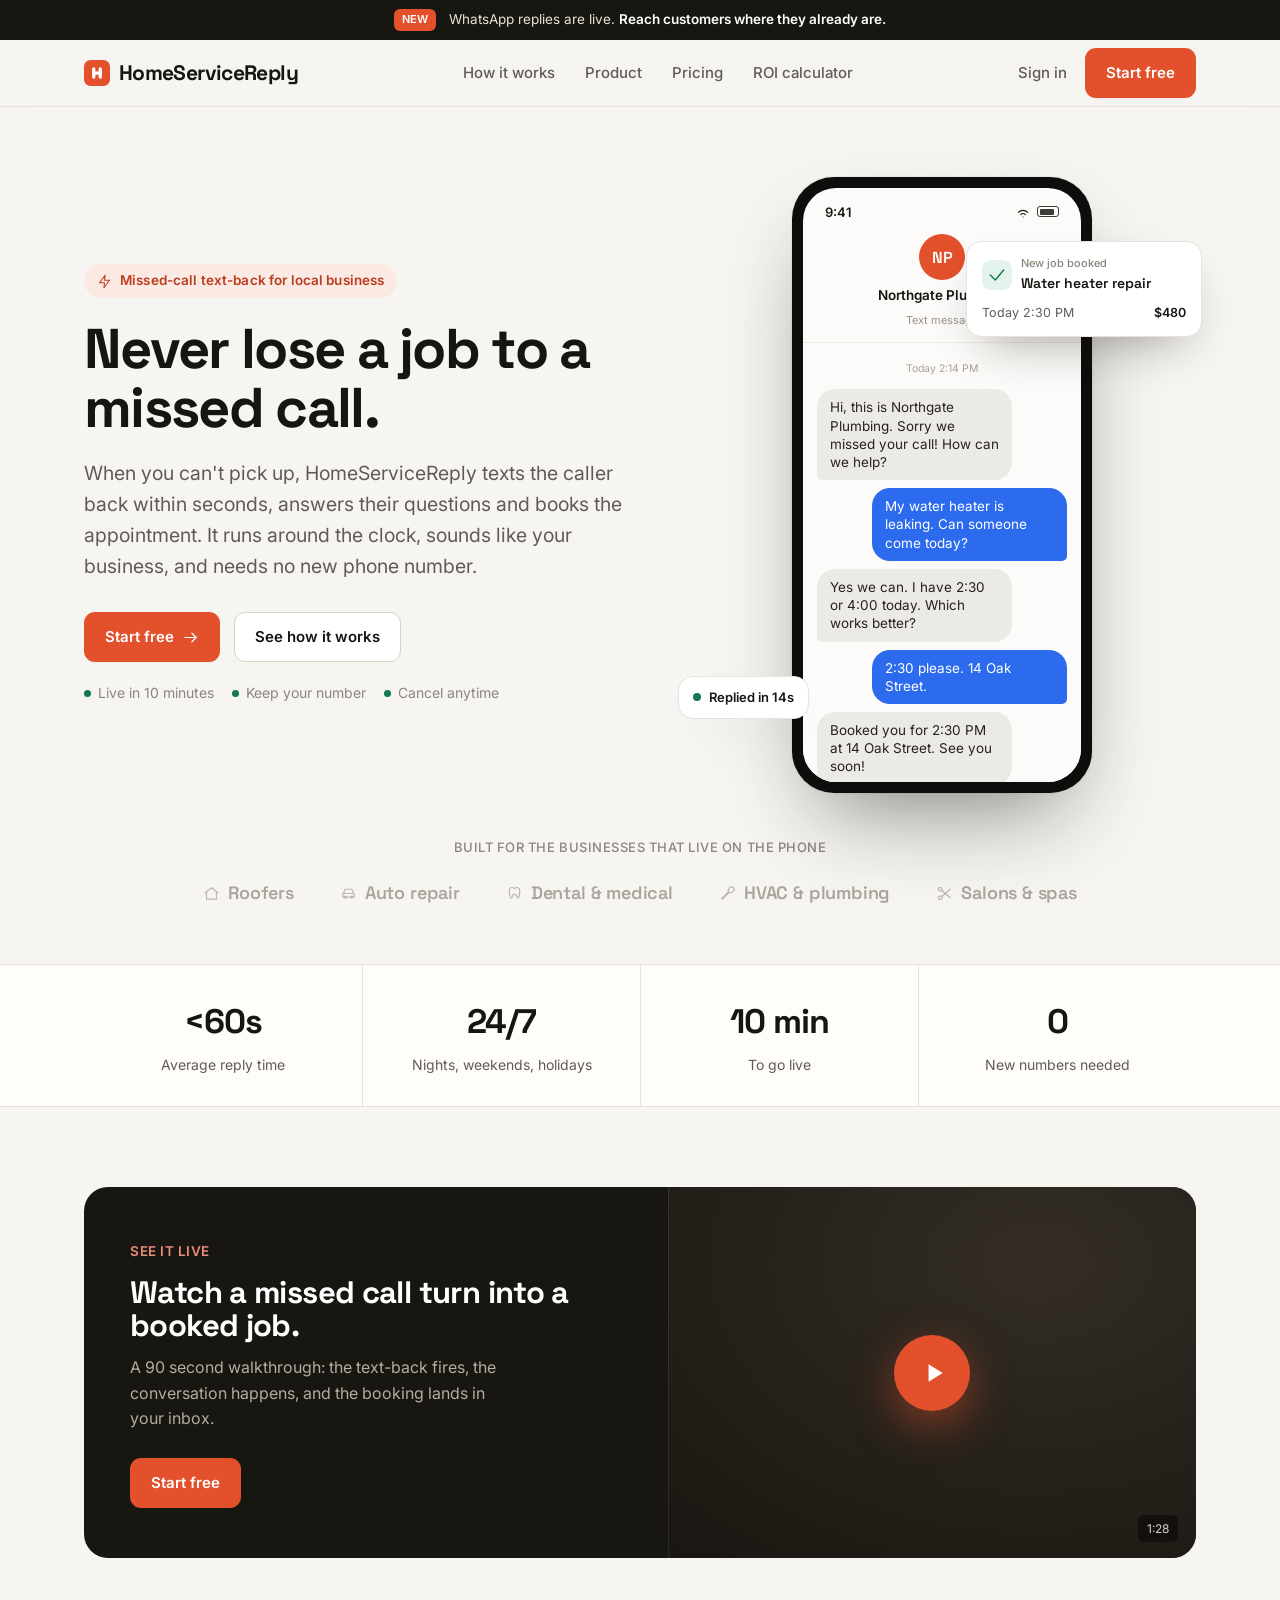
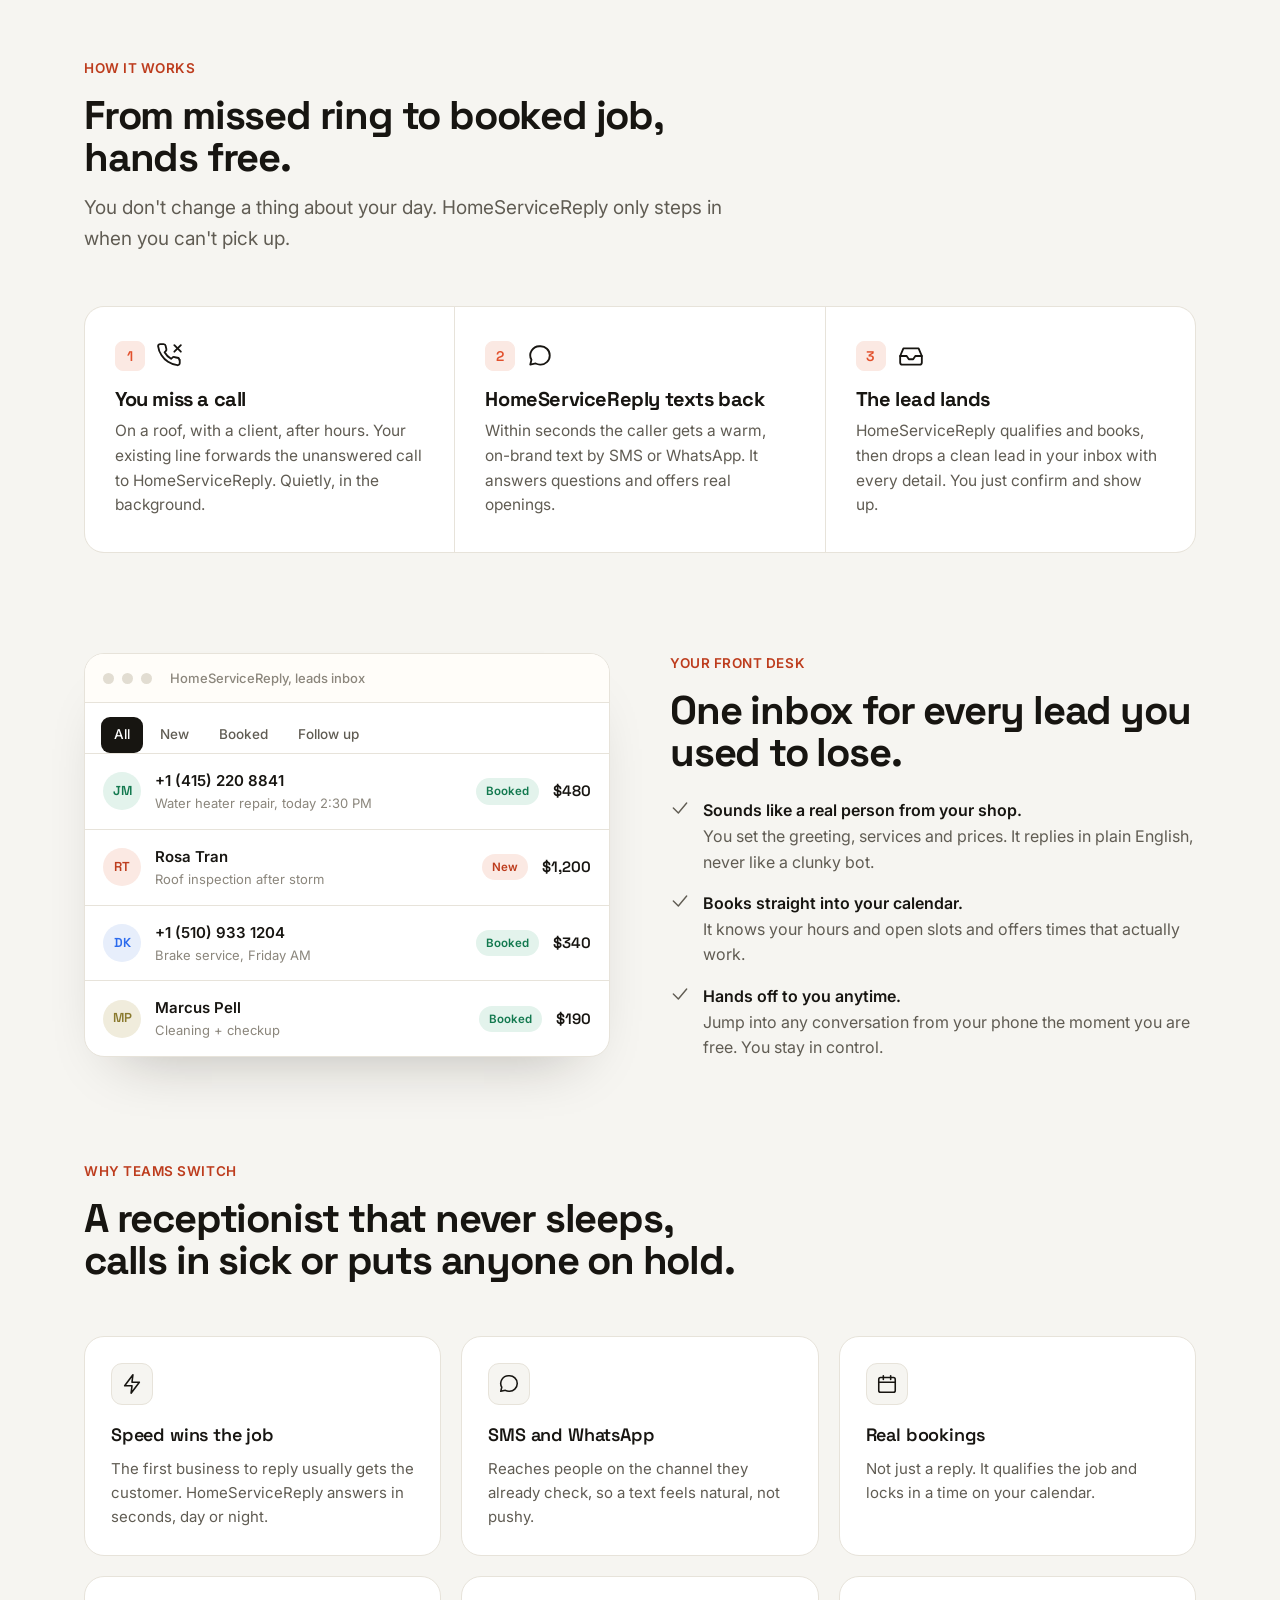
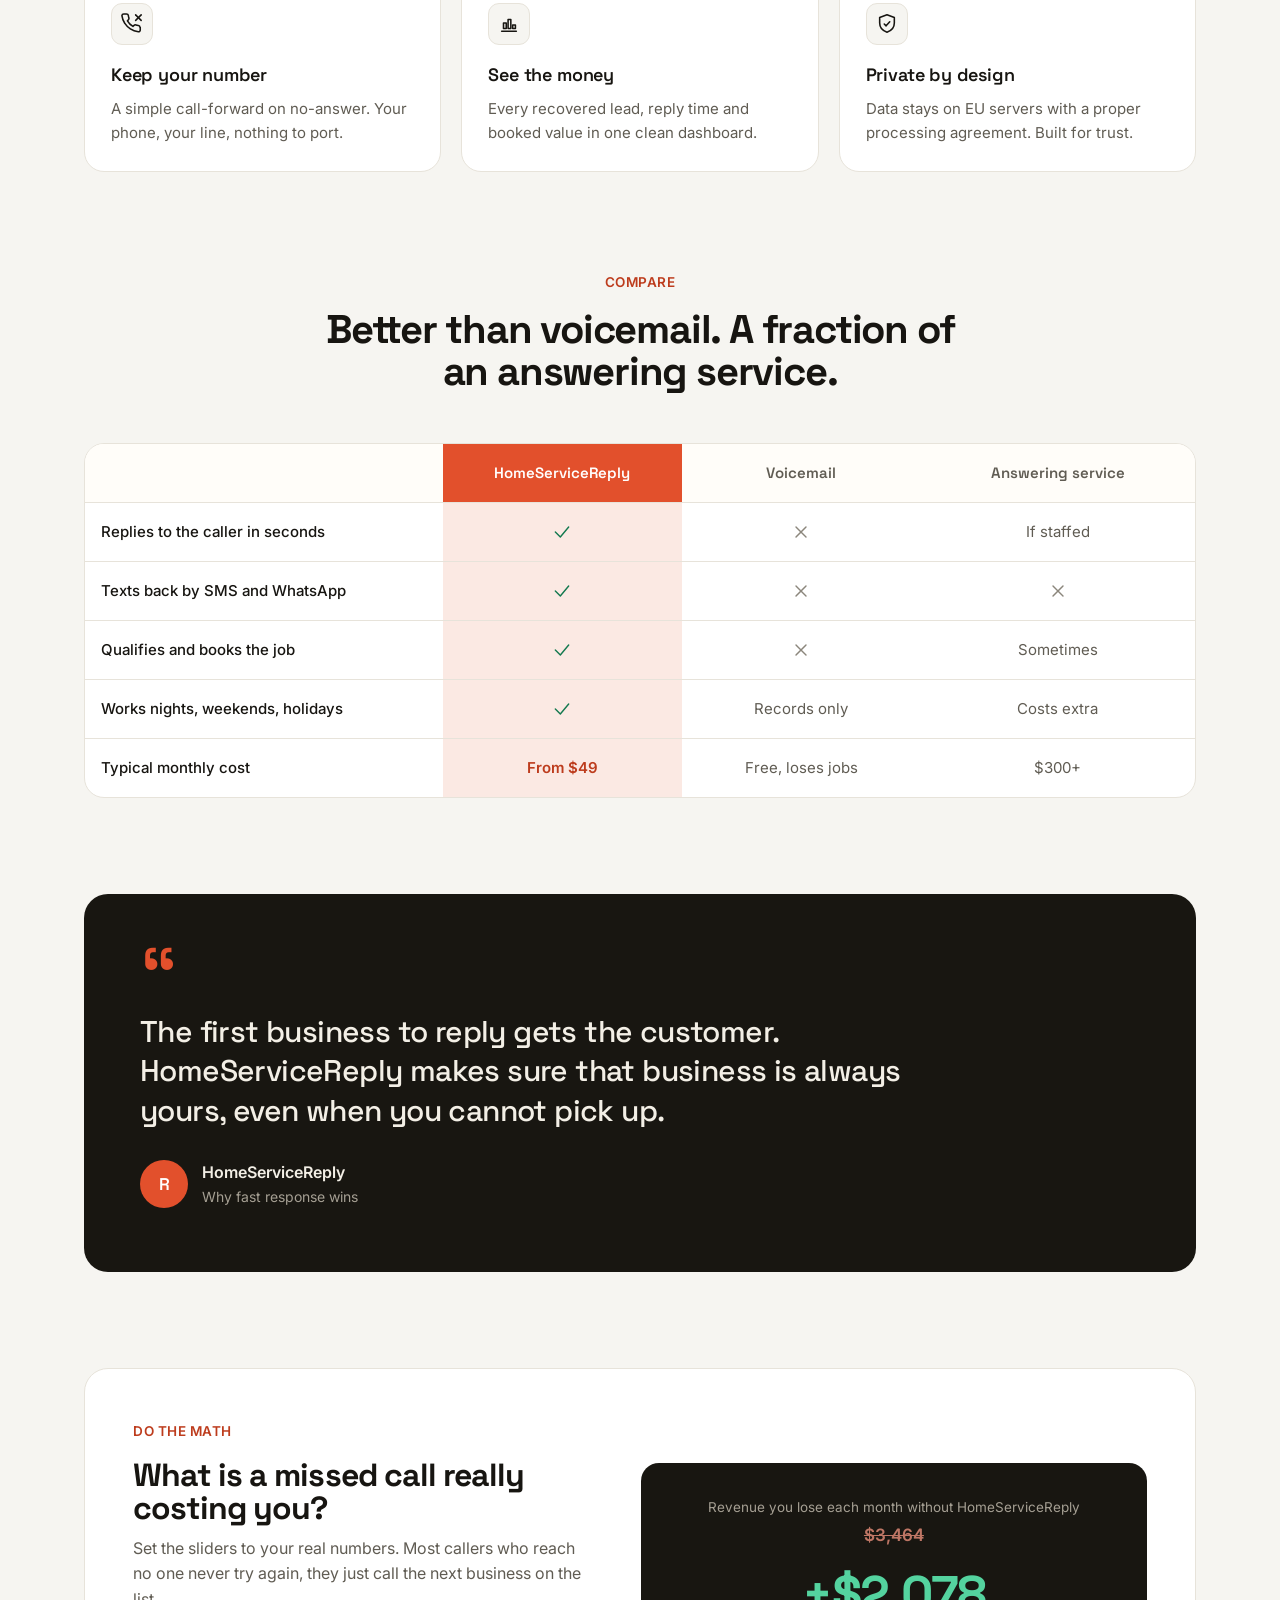
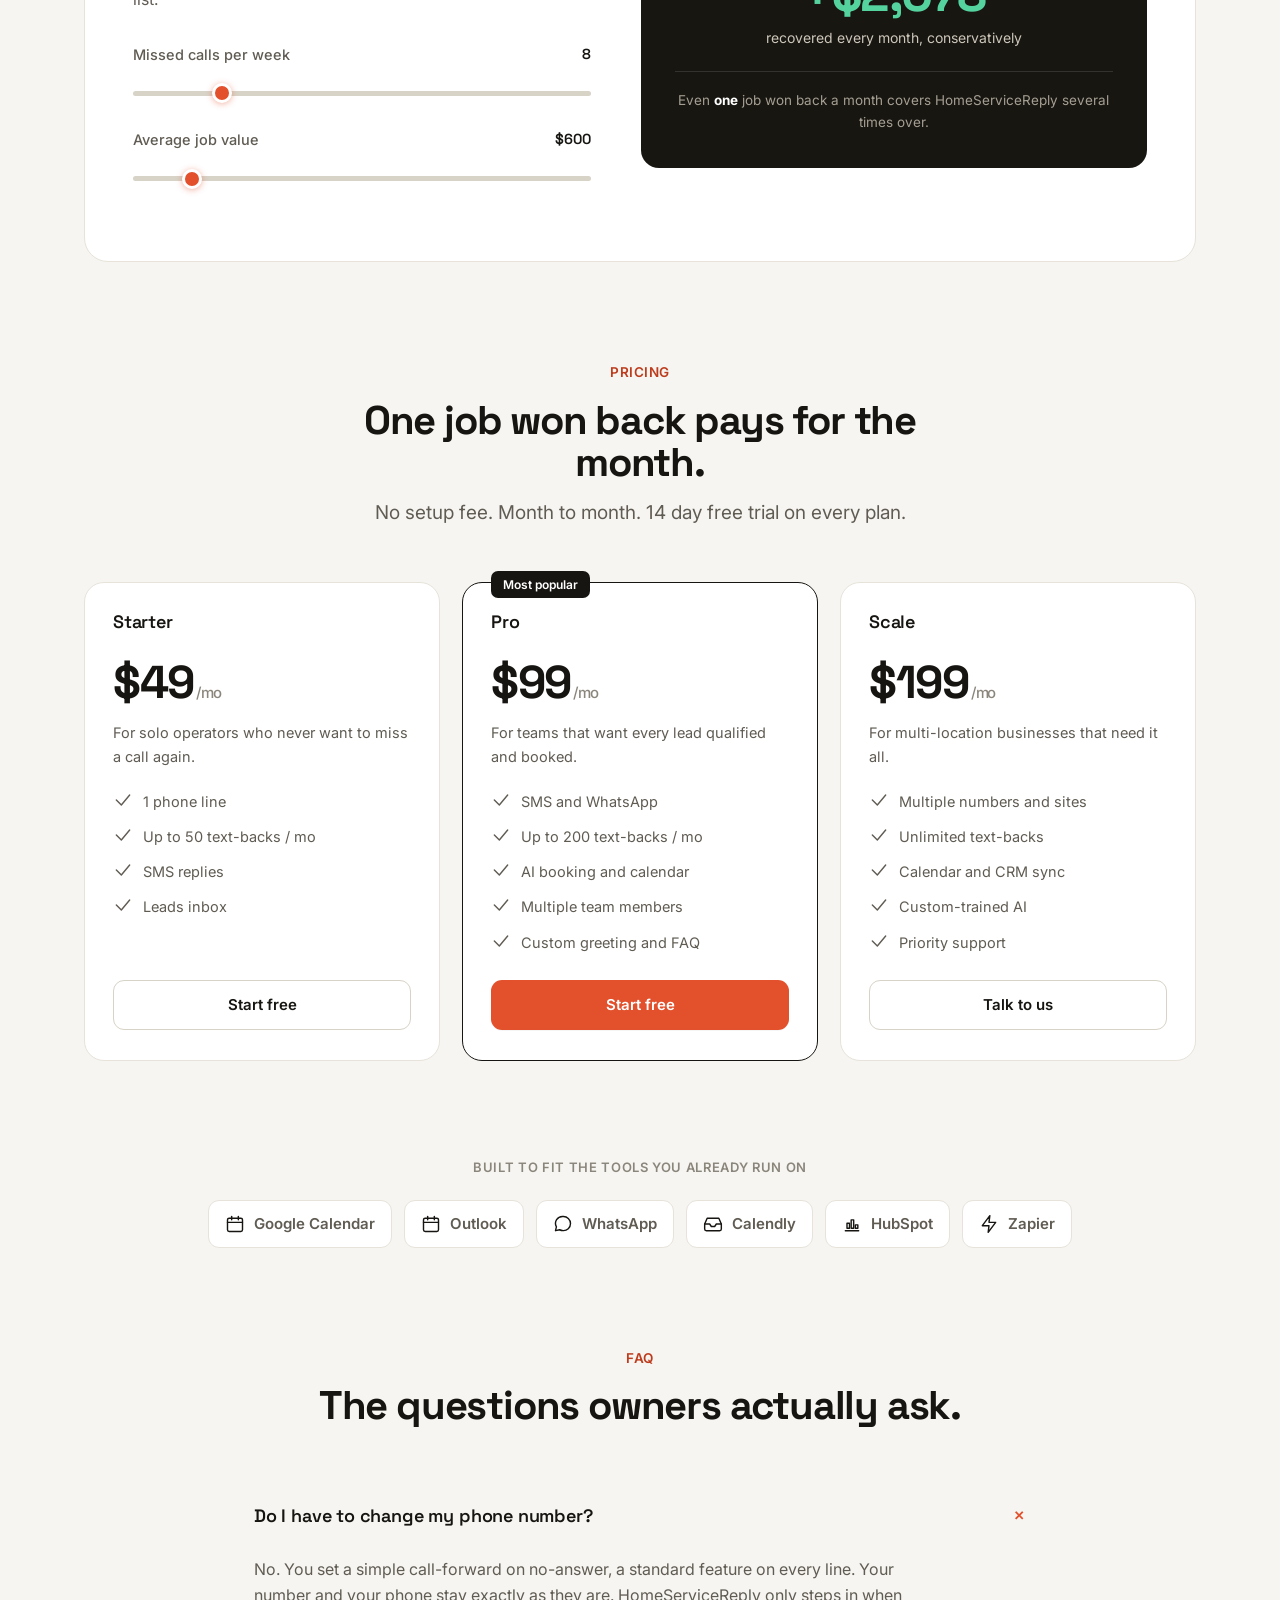
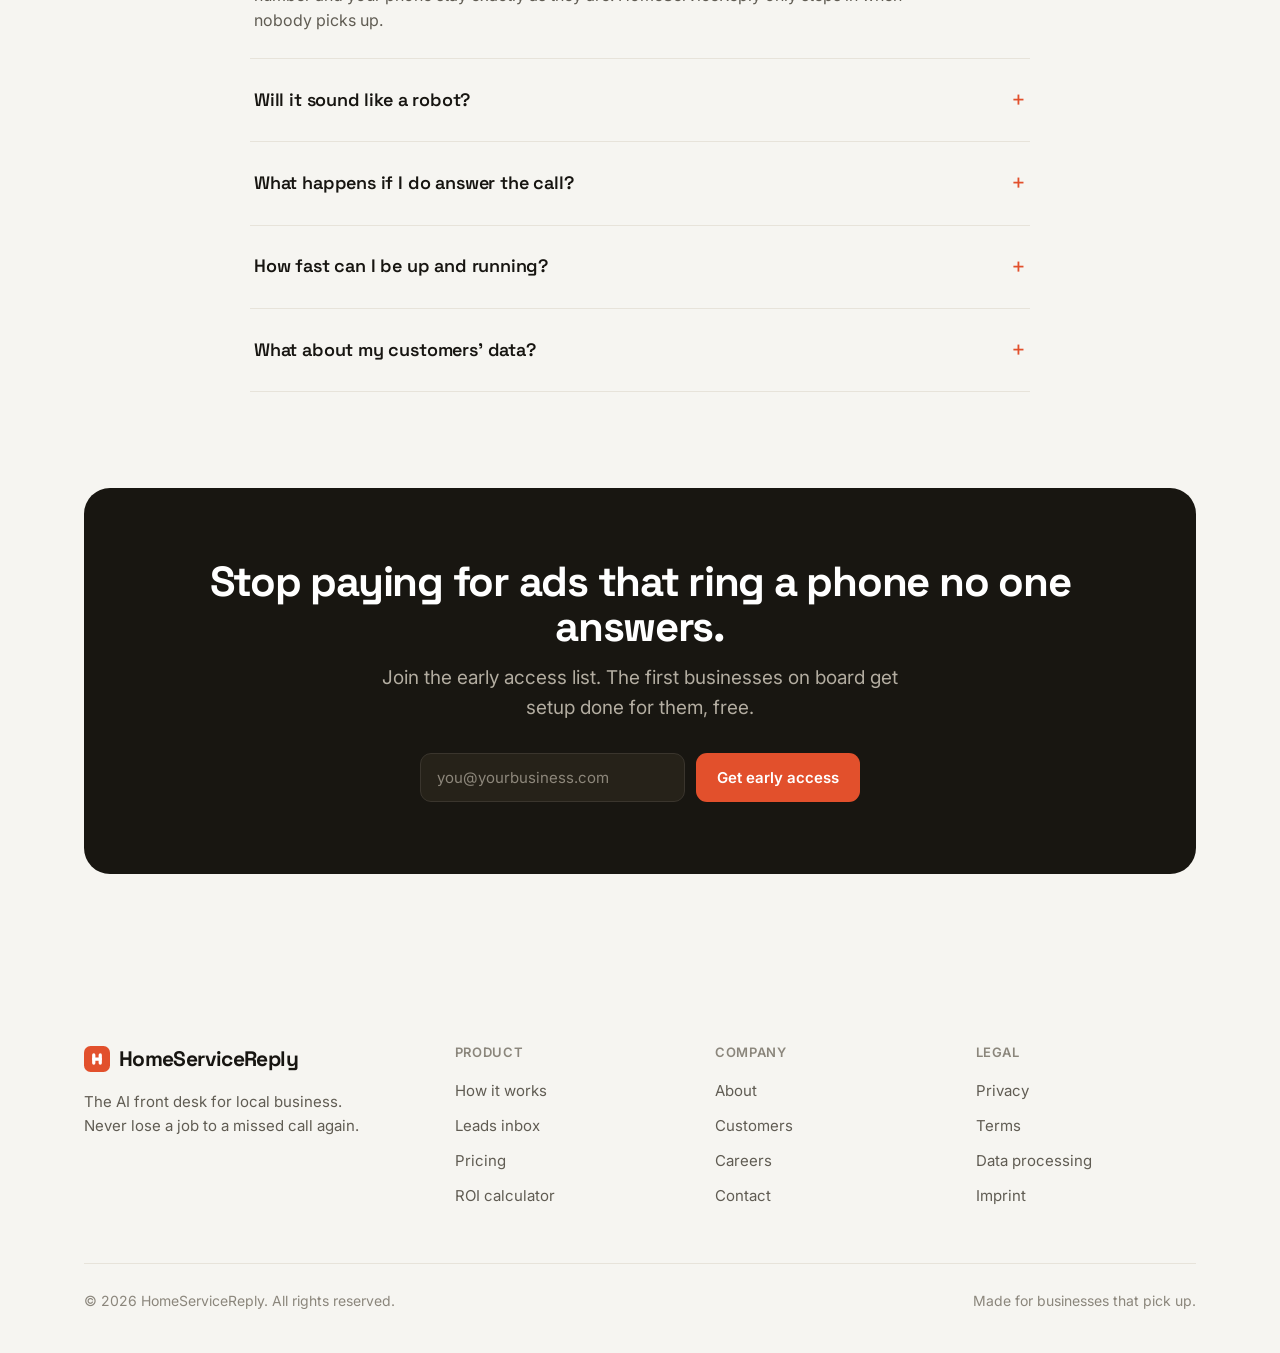
<file: index.html>
<!DOCTYPE html>
<html lang="en">
<head>
<meta charset="utf-8">
<meta name="viewport" content="width=device-width, initial-scale=1">
<link rel="icon" href="/favicon.svg" type="image/svg+xml">
<link rel="apple-touch-icon" href="/apple-touch-icon.png">
<meta name="theme-color" content="#e2502c">
<link rel="canonical" href="https://homeservicereply.com/">
<meta property="og:type" content="website">
<meta property="og:site_name" content="HomeServiceReply">
<meta property="og:url" content="https://homeservicereply.com/">
<meta property="og:title" content="Never lose a job to a missed call">
<meta property="og:description" content="When you can't pick up, HomeServiceReply texts the caller back in seconds, answers their questions, and books the job. No new phone number.">
<meta property="og:image" content="https://homeservicereply.com/og.png">
<meta property="og:image:width" content="1200">
<meta property="og:image:height" content="630">
<meta name="twitter:card" content="summary_large_image">
<meta name="twitter:title" content="Never lose a job to a missed call">
<meta name="twitter:description" content="HomeServiceReply texts your missed callers back in seconds and books the job.">
<meta name="twitter:image" content="https://homeservicereply.com/og.png">
<title>HomeServiceReply - Never lose a job to a missed call</title>
<meta name="description" content="When you can't pick up, HomeServiceReply texts the caller back in seconds, answers their questions and books the job. Works 24/7, sounds like your business, no new phone number.">
<link rel="preconnect" href="https://fonts.googleapis.com">
<link rel="preconnect" href="https://fonts.gstatic.com" crossorigin>
<link href="https://fonts.googleapis.com/css2?family=Inter:wght@400;500;600&family=Space+Grotesk:wght@500;600;700&display=swap" rel="stylesheet">
<style>
  :root{
    --paper:#f6f5f1; --surface:#fff; --raise:#fffdf9;
    --ink:#171511; --ink2:#605c53; --ink3:#8b867c;
    --line:#e7e3da; --line2:#d8d3c7;
    --accent:#e2502c; --accent-d:#bd3c1d; --accent-soft:#fbe9e3;
    --money:#13794f; --money-soft:#e3f3ec;
    --dark:#181611; --dark2:#211e18;
    --r:14px; --rl:20px;
    --disp:"Space Grotesk",-apple-system,Segoe UI,sans-serif;
    --sans:"Inter",-apple-system,BlinkMacSystemFont,Segoe UI,Roboto,sans-serif;
  }
  *{box-sizing:border-box;margin:0;padding:0}
  html{scroll-behavior:smooth}
  body{font-family:var(--sans);color:var(--ink);background:var(--paper);line-height:1.6;
    -webkit-font-smoothing:antialiased;font-size:17px}
  a{color:inherit;text-decoration:none}
  .wrap{max-width:1160px;margin:0 auto;padding:0 24px}
  h1,h2,h3,.disp{font-family:var(--disp);letter-spacing:-.02em;font-weight:700;line-height:1.05}
  .ico{width:20px;height:20px;stroke:currentColor;stroke-width:1.7;fill:none;stroke-linecap:round;stroke-linejoin:round;flex:none}

  .btn{display:inline-flex;align-items:center;gap:8px;font-family:var(--sans);font-weight:600;
    font-size:15px;padding:12px 20px;border-radius:11px;border:1px solid transparent;cursor:pointer;
    transition:transform .12s ease, background .12s, box-shadow .12s;white-space:nowrap}
  .btn.primary{background:var(--accent);color:#fff;box-shadow:0 1px 0 rgba(0,0,0,.04)}
  .btn.primary:hover{background:var(--accent-d);transform:translateY(-1px)}
  .btn.line{background:var(--surface);color:var(--ink);border-color:var(--line2)}
  .btn.line:hover{border-color:var(--ink3);transform:translateY(-1px)}
  .btn.ghost{background:transparent;color:var(--ink);padding-left:0}

  .anno{background:var(--dark);color:#e8e4da;font-size:13.5px;text-align:center;padding:9px 16px}
  .anno b{color:#fff;font-weight:600}
  .anno .tag{display:inline-block;background:var(--accent);color:#fff;font-size:11px;font-weight:600;
    padding:2px 8px;border-radius:6px;margin-right:9px;vertical-align:1px;letter-spacing:.02em}

  header.nav{position:sticky;top:0;z-index:60;background:rgba(246,245,241,.82);
    backdrop-filter:blur(12px);border-bottom:1px solid var(--line)}
  .nav .row{display:flex;align-items:center;justify-content:space-between;height:66px}
  .brand{display:flex;align-items:center;gap:9px;font-family:var(--disp);font-weight:700;font-size:21px;letter-spacing:-.03em}
  .brand .mk{width:26px;height:26px;background:url('/favicon.svg') center/contain no-repeat;flex:none}
  .menu{display:flex;align-items:center;gap:30px;font-size:15px;color:var(--ink2);font-weight:500}
  .menu a:hover{color:var(--ink)}
  .navcta{display:flex;align-items:center;gap:18px}
  .navcta .si{font-size:15px;font-weight:500;color:var(--ink2)}
  .navcta .si:hover{color:var(--ink)}
  @media(max-width:880px){.menu,.navcta .si{display:none}}

  .hero{padding:70px 0 30px}
  .hero .grid{display:grid;grid-template-columns:1.04fr .96fr;gap:54px;align-items:center}
  .eyebrow{display:inline-flex;align-items:center;gap:8px;font-size:13.5px;font-weight:600;color:var(--accent-d);
    background:var(--accent-soft);padding:6px 13px;border-radius:999px;letter-spacing:.01em}
  .hero h1{font-size:56px;margin:22px 0 20px;letter-spacing:-.03em}
  .hero .sub{font-size:19.5px;color:var(--ink2);max-width:540px;margin-bottom:30px}
  .hero .actions{display:flex;gap:14px;align-items:center;flex-wrap:wrap}
  .hero .micro{margin-top:20px;display:flex;gap:18px;flex-wrap:wrap;font-size:14px;color:var(--ink3)}
  .hero .micro span{display:flex;align-items:center;gap:7px}
  .dotok{width:7px;height:7px;border-radius:50%;background:var(--money)}
  @media(max-width:880px){.hero{padding:44px 0 10px}.hero .grid{grid-template-columns:1fr;gap:40px}.hero h1{font-size:40px}}

  .stage{position:relative;display:flex;justify-content:center;align-items:center;min-height:520px}
  .device{width:300px;background:#0e0d0b;border-radius:42px;padding:11px;box-shadow:0 40px 90px -30px rgba(24,20,12,.55), 0 0 0 1px rgba(0,0,0,.04)}
  .screen{background:#fcfbf9;border-radius:33px;overflow:hidden;height:594px;display:flex;flex-direction:column}
  .statusbar{display:flex;justify-content:space-between;align-items:center;padding:14px 22px 6px;font-size:13px;font-weight:600;color:#1c1a16}
  .statusbar .r{display:flex;gap:6px;align-items:center}
  .statusbar .bat{width:22px;height:11px;border:1.3px solid #1c1a16;border-radius:3px;position:relative;opacity:.85}
  .statusbar .bat::after{content:"";position:absolute;inset:1.5px;width:70%;background:#1c1a16;border-radius:1px}
  .msghead{display:flex;flex-direction:column;align-items:center;gap:5px;padding:6px 0 12px;border-bottom:1px solid #ececE6}
  .msghead .av{width:46px;height:46px;border-radius:50%;background:var(--accent);color:#fff;display:flex;
    align-items:center;justify-content:center;font-family:var(--disp);font-weight:600;font-size:16px}
  .msghead .nm{font-size:13.5px;font-weight:600}
  .msghead .st{font-size:11px;color:#9a958b}
  .thread{flex:1;padding:16px 14px;display:flex;flex-direction:column;gap:8px;overflow:hidden;background:#fcfbf9}
  .tstamp{align-self:center;font-size:10.5px;color:#a8a399;margin:2px 0 4px}
  .bub{max-width:78%;padding:9px 13px;font-size:13.5px;line-height:1.35;border-radius:18px}
  .bub.them{align-self:flex-start;background:#eceae4;color:#26231d;border-bottom-left-radius:5px}
  .bub.me{align-self:flex-end;background:#2c6bed;color:#fff;border-bottom-right-radius:5px}

  .float{position:absolute;background:var(--surface);border:1px solid var(--line);border-radius:15px;
    box-shadow:0 22px 50px -20px rgba(24,20,12,.4);padding:13px 15px;width:236px}
  .float.book{top:64px;right:-6px}
  .float .ft{display:flex;align-items:center;gap:9px;margin-bottom:8px}
  .float .ft .ic{width:30px;height:30px;border-radius:9px;background:var(--money-soft);color:var(--money);
    display:flex;align-items:center;justify-content:center;flex:none}
  .float .ft .lb{font-size:11px;color:var(--ink3);font-weight:500}
  .float .ft .vl{font-size:14px;font-weight:600;font-family:var(--disp)}
  .float .meta{font-size:12.5px;color:var(--ink2);display:flex;justify-content:space-between}
  .float .meta b{color:var(--ink);font-weight:600}
  .float.chip{bottom:74px;left:-10px;width:auto;display:flex;align-items:center;gap:8px;padding:10px 14px}
  .float.chip .p{width:8px;height:8px;border-radius:50%;background:var(--money);box-shadow:0 0 0 0 rgba(19,121,79,.5);animation:pulse 2s infinite}
  .float.chip span{font-size:13px;font-weight:600}
  @keyframes pulse{70%{box-shadow:0 0 0 9px rgba(19,121,79,0)}100%{box-shadow:0 0 0 0 rgba(19,121,79,0)}}
  @media(max-width:880px){.float.book{right:0}.float.chip{left:0}}

  .logos{padding:14px 0 56px}
  .logos p{text-align:center;font-size:13px;color:var(--ink3);font-weight:500;letter-spacing:.04em;text-transform:uppercase;margin-bottom:22px}
  .logos .strip{display:flex;flex-wrap:wrap;justify-content:center;gap:14px 46px;align-items:center}
  .logos .lg{font-family:var(--disp);font-weight:600;font-size:18px;color:#aaa49a;letter-spacing:-.01em;
    display:flex;align-items:center;gap:8px}
  .logos .lg .ico{width:17px;height:17px;stroke:#bdb7ac}

  .stats{border-top:1px solid var(--line);border-bottom:1px solid var(--line);background:var(--raise)}
  .stats .g{display:grid;grid-template-columns:repeat(4,1fr)}
  .stats .it{padding:30px 24px;text-align:center;border-left:1px solid var(--line)}
  .stats .it:first-child{border-left:0}
  .stats .n{font-family:var(--disp);font-size:34px;font-weight:700;letter-spacing:-.03em}
  .stats .l{font-size:14px;color:var(--ink2);margin-top:4px}
  @media(max-width:760px){.stats .g{grid-template-columns:repeat(2,1fr)}.stats .it:nth-child(3){border-left:0}.stats .it:nth-child(odd){border-left:0}.stats .it{border-top:1px solid var(--line)}.stats .it:nth-child(-n+2){border-top:0}}

  section{padding:96px 0}
  .lead-in{max-width:660px}
  .kicker{font-size:13.5px;font-weight:600;color:var(--accent-d);letter-spacing:.04em;text-transform:uppercase}
  h2.h{font-size:40px;margin:14px 0 14px;letter-spacing:-.03em}
  .lede{font-size:19px;color:var(--ink2)}

  .steps{display:grid;grid-template-columns:repeat(3,1fr);gap:1px;background:var(--line);
    border:1px solid var(--line);border-radius:var(--rl);overflow:hidden;margin-top:52px}
  .stp{background:var(--surface);padding:34px 30px}
  .stp .top{display:flex;align-items:center;gap:12px;margin-bottom:18px}
  .stp .num{font-family:var(--disp);font-size:14px;font-weight:600;color:var(--accent);
    width:30px;height:30px;border:1.5px solid var(--accent-soft);background:var(--accent-soft);border-radius:8px;
    display:flex;align-items:center;justify-content:center}
  .stp .ic{color:var(--ink)}
  .stp h3{font-size:20px;margin-bottom:9px}
  .stp p{color:var(--ink2);font-size:15.5px}
  @media(max-width:820px){.steps{grid-template-columns:1fr}}

  .feat{display:grid;grid-template-columns:1fr 1fr;gap:60px;align-items:center}
  .feat .copy ul{list-style:none;margin-top:24px;display:flex;flex-direction:column;gap:16px}
  .feat .copy li{display:flex;gap:13px;font-size:16px;color:var(--ink2)}
  .feat .copy li .ic{color:var(--accent);margin-top:3px}
  .feat .copy li b{color:var(--ink);font-weight:600;display:block;font-size:16px}
  @media(max-width:880px){.feat{grid-template-columns:1fr;gap:36px}}

  .panel{background:var(--surface);border:1px solid var(--line);border-radius:var(--rl);
    box-shadow:0 30px 60px -36px rgba(24,20,12,.32);overflow:hidden}
  .panel .bar{display:flex;align-items:center;gap:8px;padding:14px 18px;border-bottom:1px solid var(--line);background:var(--raise)}
  .panel .bar .d{width:11px;height:11px;border-radius:50%;background:#e2ddd2}
  .panel .bar .t{margin-left:10px;font-size:13px;color:var(--ink3);font-weight:500}
  .panel .tabs{display:flex;gap:4px;padding:14px 16px 0}
  .panel .tabs span{font-size:13.5px;font-weight:500;color:var(--ink2);padding:7px 13px;border-radius:9px}
  .panel .tabs span.on{background:var(--ink);color:#fff}
  .lead-row{display:flex;align-items:center;gap:14px;padding:15px 18px;border-top:1px solid var(--line)}
  .lead-row .av{width:38px;height:38px;border-radius:50%;display:flex;align-items:center;justify-content:center;
    font-family:var(--disp);font-weight:600;font-size:13px;flex:none}
  .lead-row .who{flex:1;min-width:0}
  .lead-row .who .nm{font-weight:600;font-size:15px}
  .lead-row .who .sv{font-size:13px;color:var(--ink3)}
  .lead-row .val{font-family:var(--disp);font-weight:600;font-size:15px}
  .pill{font-size:11.5px;font-weight:600;padding:4px 10px;border-radius:999px}
  .pill.booked{background:var(--money-soft);color:var(--money)}
  .pill.new{background:var(--accent-soft);color:var(--accent-d)}
  .av.a1{background:#e7eefb;color:#2c6bed}.av.a2{background:#fbe9e3;color:var(--accent-d)}
  .av.a3{background:#e3f3ec;color:var(--money)}.av.a4{background:#f0ecdc;color:#8a7a2e}

  .bento{display:grid;grid-template-columns:repeat(3,1fr);gap:20px;margin-top:54px}
  .card{background:var(--surface);border:1px solid var(--line);border-radius:var(--rl);padding:26px}
  .card .ic{width:42px;height:42px;border-radius:11px;background:var(--paper);border:1px solid var(--line);
    display:flex;align-items:center;justify-content:center;color:var(--ink);margin-bottom:16px}
  .card h4{font-size:18px;margin-bottom:7px;font-family:var(--disp);font-weight:600;letter-spacing:-.01em}
  .card p{font-size:15px;color:var(--ink2)}
  @media(max-width:820px){.bento{grid-template-columns:1fr}}

  .quote{background:var(--dark);color:#f3efe6;border-radius:24px;padding:64px 56px;position:relative}
  .quote .mark{font-family:var(--disp);font-size:90px;line-height:.5;color:var(--accent);height:40px;display:block}
  .quote blockquote{font-family:var(--disp);font-weight:500;font-size:30px;line-height:1.32;letter-spacing:-.02em;max-width:840px;margin:14px 0 30px}
  .quote .by{display:flex;align-items:center;gap:14px}
  .quote .by .av{width:48px;height:48px;border-radius:50%;background:var(--accent);color:#fff;
    display:flex;align-items:center;justify-content:center;font-family:var(--disp);font-weight:600}
  .quote .by .nm{font-weight:600;font-size:16px}
  .quote .by .rl{font-size:14px;color:#a59f93}
  @media(max-width:820px){.quote{padding:40px 28px}.quote blockquote{font-size:23px}}

  .roi{display:grid;grid-template-columns:.95fr 1.05fr;gap:50px;align-items:center;
    background:var(--surface);border:1px solid var(--line);border-radius:24px;padding:48px}
  .roi h2{font-size:32px;margin-bottom:10px}
  .roi .rs{color:var(--ink2);font-size:16px;margin-bottom:30px}
  .ctrl{margin-bottom:24px}
  .ctrl .lab{display:flex;justify-content:space-between;font-size:14.5px;font-weight:500;color:var(--ink2);margin-bottom:11px}
  .ctrl .lab b{font-family:var(--disp);font-weight:600;color:var(--ink)}
  .ctrl input[type=range]{-webkit-appearance:none;appearance:none;width:100%;height:5px;border-radius:5px;background:var(--line2);outline:none}
  .ctrl input[type=range]::-webkit-slider-thumb{-webkit-appearance:none;width:20px;height:20px;border-radius:50%;
    background:var(--accent);cursor:pointer;border:3px solid #fff;box-shadow:0 1px 6px rgba(226,80,44,.45)}
  .out{background:var(--dark);color:#fff;border-radius:18px;padding:34px;text-align:center}
  .out .sm{font-size:13.5px;color:#a59f93}
  .out .lost{font-size:17px;color:#e88e7a;font-weight:600;text-decoration:line-through;opacity:.8;margin:3px 0 20px}
  .out .big{font-family:var(--disp);font-size:50px;font-weight:700;color:#54d39f;letter-spacing:-.03em;line-height:1}
  .out .bl{font-size:14px;color:#cdc7bb;margin-top:8px}
  .out .nb{margin-top:22px;padding-top:18px;border-top:1px solid rgba(255,255,255,.12);font-size:13.5px;color:#a59f93}
  .out .nb b{color:#fff}
  @media(max-width:820px){.roi{grid-template-columns:1fr;padding:30px;gap:28px}}

  .prices{display:grid;grid-template-columns:repeat(3,1fr);gap:22px;margin-top:54px;align-items:stretch}
  .price{background:var(--surface);border:1px solid var(--line);border-radius:var(--rl);padding:30px 28px;display:flex;flex-direction:column}
  .price.pop{border:1.5px solid var(--ink);position:relative}
  .price .badge{position:absolute;top:-12px;left:28px;background:var(--ink);color:#fff;font-size:12px;font-weight:600;padding:4px 12px;border-radius:7px}
  .price h3{font-family:var(--disp);font-size:18px;font-weight:600;letter-spacing:-.01em}
  .price .amt{font-family:var(--disp);font-size:46px;font-weight:700;letter-spacing:-.03em;margin:14px 0 2px}
  .price .amt small{font-family:var(--sans);font-size:15px;font-weight:500;color:var(--ink3)}
  .price .ds{font-size:14.5px;color:var(--ink2);margin-bottom:22px;min-height:42px}
  .price ul{list-style:none;display:flex;flex-direction:column;gap:12px;margin-bottom:26px;flex:1}
  .price li{display:flex;gap:10px;font-size:14.5px;color:var(--ink2)}
  .price li .ic{width:18px;height:18px;color:var(--money);margin-top:2px}
  @media(max-width:820px){.prices{grid-template-columns:1fr}}

  .faq{max-width:780px;margin:48px auto 0}
  details{border-bottom:1px solid var(--line)}
  summary{cursor:pointer;list-style:none;display:flex;justify-content:space-between;align-items:center;gap:16px;
    padding:22px 4px;font-size:18px;font-weight:600;font-family:var(--disp);letter-spacing:-.01em}
  summary::-webkit-details-marker{display:none}
  summary .pm{color:var(--accent);font-size:24px;font-weight:400;transition:transform .2s}
  details[open] summary .pm{transform:rotate(45deg)}
  details p{padding:0 4px 24px;color:var(--ink2);font-size:16px;max-width:680px}

  .cta-final{background:var(--dark);color:#fff;border-radius:26px;padding:72px 40px;text-align:center;position:relative;overflow:hidden}
  .cta-final h2{font-size:42px;margin-bottom:14px;letter-spacing:-.03em}
  .cta-final p{color:#b3ada1;font-size:19px;max-width:560px;margin:0 auto 30px}
  .signup{display:flex;gap:11px;max-width:440px;margin:0 auto;flex-wrap:wrap;justify-content:center}
  .signup input{flex:1;min-width:230px;padding:14px 16px;border-radius:11px;border:1px solid #3a352d;
    background:#262219;color:#fff;font-size:15px;font-family:var(--sans);outline:none}
  .signup input::placeholder{color:#8d877b}
  .signup input:focus{border-color:var(--accent)}
  .okmsg{display:none;color:#54d39f;font-weight:600;margin-top:18px}

  footer{padding:72px 0 40px}
  .foot{display:grid;grid-template-columns:1.5fr 1fr 1fr 1fr;gap:40px;padding-bottom:44px;border-bottom:1px solid var(--line)}
  .foot .col h5{font-size:13px;text-transform:uppercase;letter-spacing:.05em;color:var(--ink3);margin-bottom:16px;font-weight:600}
  .foot .col a{display:block;font-size:15px;color:var(--ink2);margin-bottom:11px}
  .foot .col a:hover{color:var(--ink)}
  .foot .about p{font-size:15px;color:var(--ink2);margin:14px 0;max-width:280px}
  .foot-bot{display:flex;justify-content:space-between;align-items:center;padding-top:26px;font-size:14px;color:var(--ink3);flex-wrap:wrap;gap:12px}
  @media(max-width:760px){.foot{grid-template-columns:1fr 1fr}.foot .about{grid-column:1/-1}}

  .demo{background:var(--dark);border-radius:24px;overflow:hidden;display:grid;grid-template-columns:1.05fr .95fr;align-items:stretch}
  .demo .txt{padding:50px 46px}
  .demo .txt .kicker{color:#e88e7a}
  .demo .txt h2{font-size:31px;color:#fff;margin:12px 0 14px;letter-spacing:-.02em}
  .demo .txt p{color:#b3ada1;font-size:16px;margin-bottom:26px;max-width:380px}
  .demo .poster{position:relative;min-height:300px;background:radial-gradient(120% 120% at 70% 20%,#332d25,#16140f);display:flex;align-items:center;justify-content:center;border-left:1px solid rgba(255,255,255,.06)}
  .demo .play{width:76px;height:76px;border-radius:50%;background:var(--accent);display:flex;align-items:center;justify-content:center;cursor:pointer;box-shadow:0 14px 44px rgba(226,80,44,.5);transition:transform .15s}
  .demo .play:hover{transform:scale(1.06)}
  .demo .play svg{width:26px;height:26px;fill:#fff;stroke:none;margin-left:4px}
  .demo .dur{position:absolute;bottom:16px;right:18px;font-size:12px;color:#d8d2c6;background:rgba(0,0,0,.45);padding:4px 9px;border-radius:6px}
  @media(max-width:820px){.demo{grid-template-columns:1fr}.demo .poster{min-height:200px}.demo .txt{padding:34px 28px}}

  .compare{margin-top:50px;border:1px solid var(--line);border-radius:var(--rl);overflow:hidden;background:var(--surface)}
  .crow{display:grid;grid-template-columns:1.5fr 1fr 1fr 1.15fr}
  .crow>div{padding:17px 16px;border-top:1px solid var(--line);font-size:15px;display:flex;align-items:center;justify-content:center;text-align:center;color:var(--ink2);gap:7px}
  .crow>div:first-child{justify-content:flex-start;text-align:left;color:var(--ink);font-weight:500}
  .crow.head>div{border-top:0;font-family:var(--disp);font-weight:600;color:var(--ink2);background:var(--raise);font-size:15px}
  .crow .me{background:var(--accent-soft);color:var(--accent-d);font-weight:600}
  .crow.head .me{background:var(--accent);color:#fff}
  .cyes{color:var(--money)}.cno{color:var(--ink3)}
  @media(max-width:760px){.crow{grid-template-columns:1.3fr .85fr .8fr 1fr}.crow>div{padding:11px 6px;font-size:11.5px}}

  .integ{text-align:center}
  .integ p{font-size:13px;color:var(--ink3);text-transform:uppercase;letter-spacing:.05em;font-weight:600;margin-bottom:22px}
  .integ .chips{display:flex;flex-wrap:wrap;justify-content:center;gap:12px}
  .chip2{display:flex;align-items:center;gap:9px;border:1px solid var(--line);background:var(--surface);border-radius:11px;padding:11px 16px;font-weight:600;font-size:15px;color:var(--ink2)}
  .chip2 .ico{color:var(--ink)}
</style>
</head>
<body>

<div class="anno"><span class="tag">NEW</span> WhatsApp replies are live. <b>Reach customers where they already are.</b></div>

<header class="nav"><div class="wrap"><div class="row">
  <div class="brand"><span class="mk"></span>HomeServiceReply</div>
  <nav class="menu">
    <a href="#how">How it works</a>
    <a href="#product">Product</a>
    <a href="#pricing">Pricing</a>
    <a href="#roi">ROI calculator</a>
  </nav>
  <div class="navcta">
    <a href="#start" class="si">Sign in</a>
    <a href="#start" class="btn primary">Start free</a>
  </div>
</div></div></header>

<section class="hero"><div class="wrap"><div class="grid">
  <div>
    <span class="eyebrow"><svg class="ico" viewBox="0 0 24 24" style="width:15px;height:15px"><use href="#i-bolt"/></svg> Missed-call text-back for local business</span>
    <h1>Never lose a job to a missed call.</h1>
    <p class="sub">When you can't pick up, HomeServiceReply texts the caller back within seconds, answers their questions and books the appointment. It runs around the clock, sounds like your business, and needs no new phone number.</p>
    <div class="actions">
      <a href="#start" class="btn primary">Start free<svg class="ico" viewBox="0 0 24 24" style="width:17px;height:17px"><use href="#i-arrow"/></svg></a>
      <a href="#how" class="btn line">See how it works</a>
    </div>
    <div class="micro">
      <span><span class="dotok"></span> Live in 10 minutes</span>
      <span><span class="dotok"></span> Keep your number</span>
      <span><span class="dotok"></span> Cancel anytime</span>
    </div>
  </div>
  <div class="stage">
    <div class="device"><div class="screen">
      <div class="statusbar"><span>9:41</span><div class="r"><svg class="ico" viewBox="0 0 24 24" style="width:16px;height:16px;stroke:#1c1a16"><use href="#i-wifi"/></svg><span class="bat"></span></div></div>
      <div class="msghead"><div class="av">NP</div><div class="nm">Northgate Plumbing</div><div class="st">Text message</div></div>
      <div class="thread">
        <div class="tstamp">Today 2:14 PM</div>
        <div class="bub them">Hi, this is Northgate Plumbing. Sorry we missed your call! How can we help?</div>
        <div class="bub me">My water heater is leaking. Can someone come today?</div>
        <div class="bub them">Yes we can. I have 2:30 or 4:00 today. Which works better?</div>
        <div class="bub me">2:30 please. 14 Oak Street.</div>
        <div class="bub them">Booked you for 2:30 PM at 14 Oak Street. See you soon!</div>
      </div>
    </div></div>
    <div class="float book">
      <div class="ft"><div class="ic"><svg class="ico" viewBox="0 0 24 24"><use href="#i-check"/></svg></div>
        <div><div class="lb">New job booked</div><div class="vl">Water heater repair</div></div></div>
      <div class="meta"><span>Today 2:30 PM</span><b>$480</b></div>
    </div>
    <div class="float chip"><span class="p"></span><span>Replied in 14s</span></div>
  </div>
</div></div></section>

<div class="logos"><div class="wrap">
  <p>Built for the businesses that live on the phone</p>
  <div class="strip">
    <span class="lg"><svg class="ico" viewBox="0 0 24 24"><use href="#i-home"/></svg>Roofers</span>
    <span class="lg"><svg class="ico" viewBox="0 0 24 24"><use href="#i-car"/></svg>Auto repair</span>
    <span class="lg"><svg class="ico" viewBox="0 0 24 24"><use href="#i-tooth"/></svg>Dental &amp; medical</span>
    <span class="lg"><svg class="ico" viewBox="0 0 24 24"><use href="#i-wrench"/></svg>HVAC &amp; plumbing</span>
    <span class="lg"><svg class="ico" viewBox="0 0 24 24"><use href="#i-scissors"/></svg>Salons &amp; spas</span>
  </div>
</div></div>

<div class="stats"><div class="wrap"><div class="g">
  <div class="it"><div class="n">&lt;60s</div><div class="l">Average reply time</div></div>
  <div class="it"><div class="n">24/7</div><div class="l">Nights, weekends, holidays</div></div>
  <div class="it"><div class="n">10 min</div><div class="l">To go live</div></div>
  <div class="it"><div class="n">0</div><div class="l">New numbers needed</div></div>
</div></div></div>

<section style="padding:80px 0 0"><div class="wrap">
  <div class="demo">
    <div class="txt">
      <span class="kicker">See it live</span>
      <h2>Watch a missed call turn into a booked job.</h2>
      <p>A 90 second walkthrough: the text-back fires, the conversation happens, and the booking lands in your inbox.</p>
      <a href="#start" class="btn primary">Start free</a>
    </div>
    <div class="poster">
      <div class="play" onclick="document.getElementById('start').scrollIntoView()"><svg viewBox="0 0 24 24"><polygon points="7 4 20 12 7 20"/></svg></div>
      <span class="dur">1:28</span>
    </div>
  </div>
</div></section>

<section id="how"><div class="wrap">
  <div class="lead-in">
    <span class="kicker">How it works</span>
    <h2 class="h">From missed ring to booked job, hands free.</h2>
    <p class="lede">You don't change a thing about your day. HomeServiceReply only steps in when you can't pick up.</p>
  </div>
  <div class="steps">
    <div class="stp">
      <div class="top"><span class="num">1</span><svg class="ico" viewBox="0 0 24 24" style="width:26px;height:26px"><use href="#i-phone-off"/></svg></div>
      <h3>You miss a call</h3>
      <p>On a roof, with a client, after hours. Your existing line forwards the unanswered call to HomeServiceReply. Quietly, in the background.</p>
    </div>
    <div class="stp">
      <div class="top"><span class="num">2</span><svg class="ico" viewBox="0 0 24 24" style="width:26px;height:26px"><use href="#i-chat"/></svg></div>
      <h3>HomeServiceReply texts back</h3>
      <p>Within seconds the caller gets a warm, on-brand text by SMS or WhatsApp. It answers questions and offers real openings.</p>
    </div>
    <div class="stp">
      <div class="top"><span class="num">3</span><svg class="ico" viewBox="0 0 24 24" style="width:26px;height:26px"><use href="#i-inbox"/></svg></div>
      <h3>The lead lands</h3>
      <p>HomeServiceReply qualifies and books, then drops a clean lead in your inbox with every detail. You just confirm and show up.</p>
    </div>
  </div>
</div></section>

<section id="product" style="padding-top:0"><div class="wrap">
  <div class="feat">
    <div class="visual">
      <div class="panel">
        <div class="bar"><span class="d"></span><span class="d"></span><span class="d"></span><span class="t">HomeServiceReply, leads inbox</span></div>
        <div class="tabs"><span class="on">All</span><span>New</span><span>Booked</span><span>Follow up</span></div>
        <div class="lead-row"><div class="av a3">JM</div><div class="who"><div class="nm">+1 (415) 220 8841</div><div class="sv">Water heater repair, today 2:30 PM</div></div><span class="pill booked">Booked</span><div class="val">$480</div></div>
        <div class="lead-row"><div class="av a2">RT</div><div class="who"><div class="nm">Rosa Tran</div><div class="sv">Roof inspection after storm</div></div><span class="pill new">New</span><div class="val">$1,200</div></div>
        <div class="lead-row"><div class="av a1">DK</div><div class="who"><div class="nm">+1 (510) 933 1204</div><div class="sv">Brake service, Friday AM</div></div><span class="pill booked">Booked</span><div class="val">$340</div></div>
        <div class="lead-row"><div class="av a4">MP</div><div class="who"><div class="nm">Marcus Pell</div><div class="sv">Cleaning + checkup</div></div><span class="pill booked">Booked</span><div class="val">$190</div></div>
      </div>
    </div>
    <div class="copy">
      <span class="kicker">Your front desk</span>
      <h2 class="h">One inbox for every lead you used to lose.</h2>
      <ul>
        <li><svg class="ico" viewBox="0 0 24 24"><use href="#i-check"/></svg><span><b>Sounds like a real person from your shop.</b>You set the greeting, services and prices. It replies in plain English, never like a clunky bot.</span></li>
        <li><svg class="ico" viewBox="0 0 24 24"><use href="#i-check"/></svg><span><b>Books straight into your calendar.</b>It knows your hours and open slots and offers times that actually work.</span></li>
        <li><svg class="ico" viewBox="0 0 24 24"><use href="#i-check"/></svg><span><b>Hands off to you anytime.</b>Jump into any conversation from your phone the moment you are free. You stay in control.</span></li>
      </ul>
    </div>
  </div>
</div></section>

<section style="padding-top:0"><div class="wrap">
  <div class="lead-in">
    <span class="kicker">Why teams switch</span>
    <h2 class="h">A receptionist that never sleeps, calls in sick or puts anyone on hold.</h2>
  </div>
  <div class="bento">
    <div class="card"><div class="ic"><svg class="ico" viewBox="0 0 24 24" style="width:22px;height:22px"><use href="#i-bolt"/></svg></div><h4>Speed wins the job</h4><p>The first business to reply usually gets the customer. HomeServiceReply answers in seconds, day or night.</p></div>
    <div class="card"><div class="ic"><svg class="ico" viewBox="0 0 24 24" style="width:22px;height:22px"><use href="#i-chat"/></svg></div><h4>SMS and WhatsApp</h4><p>Reaches people on the channel they already check, so a text feels natural, not pushy.</p></div>
    <div class="card"><div class="ic"><svg class="ico" viewBox="0 0 24 24" style="width:22px;height:22px"><use href="#i-calendar"/></svg></div><h4>Real bookings</h4><p>Not just a reply. It qualifies the job and locks in a time on your calendar.</p></div>
    <div class="card"><div class="ic"><svg class="ico" viewBox="0 0 24 24" style="width:22px;height:22px"><use href="#i-phone-off"/></svg></div><h4>Keep your number</h4><p>A simple call-forward on no-answer. Your phone, your line, nothing to port.</p></div>
    <div class="card"><div class="ic"><svg class="ico" viewBox="0 0 24 24" style="width:22px;height:22px"><use href="#i-chart"/></svg></div><h4>See the money</h4><p>Every recovered lead, reply time and booked value in one clean dashboard.</p></div>
    <div class="card"><div class="ic"><svg class="ico" viewBox="0 0 24 24" style="width:22px;height:22px"><use href="#i-shield"/></svg></div><h4>Private by design</h4><p>Data stays on EU servers with a proper processing agreement. Built for trust.</p></div>
  </div>
</div></section>

<section style="padding-top:0"><div class="wrap">
  <div class="lead-in" style="margin:0 auto;text-align:center">
    <span class="kicker">Compare</span>
    <h2 class="h">Better than voicemail. A fraction of an answering service.</h2>
  </div>
  <div class="compare">
    <div class="crow head"><div></div><div class="me">HomeServiceReply</div><div>Voicemail</div><div>Answering service</div></div>
    <div class="crow"><div>Replies to the caller in seconds</div><div class="me"><svg class="ico cyes" viewBox="0 0 24 24"><use href="#i-check"/></svg></div><div><svg class="ico cno" viewBox="0 0 24 24"><use href="#i-x"/></svg></div><div>If staffed</div></div>
    <div class="crow"><div>Texts back by SMS and WhatsApp</div><div class="me"><svg class="ico cyes" viewBox="0 0 24 24"><use href="#i-check"/></svg></div><div><svg class="ico cno" viewBox="0 0 24 24"><use href="#i-x"/></svg></div><div><svg class="ico cno" viewBox="0 0 24 24"><use href="#i-x"/></svg></div></div>
    <div class="crow"><div>Qualifies and books the job</div><div class="me"><svg class="ico cyes" viewBox="0 0 24 24"><use href="#i-check"/></svg></div><div><svg class="ico cno" viewBox="0 0 24 24"><use href="#i-x"/></svg></div><div>Sometimes</div></div>
    <div class="crow"><div>Works nights, weekends, holidays</div><div class="me"><svg class="ico cyes" viewBox="0 0 24 24"><use href="#i-check"/></svg></div><div>Records only</div><div>Costs extra</div></div>
    <div class="crow"><div>Typical monthly cost</div><div class="me">From $49</div><div>Free, loses jobs</div><div>$300+</div></div>
  </div>
</div></section>

<section style="padding-top:0"><div class="wrap">
  <div class="quote">
    <span class="mark">&ldquo;</span>
    <blockquote>The first business to reply gets the customer. HomeServiceReply makes sure that business is always yours, even when you cannot pick up.</blockquote>
    <div class="by"><div class="av">R</div><div><div class="nm">HomeServiceReply</div><div class="rl">Why fast response wins</div></div></div>
  </div>
</div></section>

<section id="roi" style="padding-top:0"><div class="wrap">
  <div class="roi">
    <div>
      <span class="kicker">Do the math</span>
      <h2 class="h">What is a missed call really costing you?</h2>
      <p class="rs">Set the sliders to your real numbers. Most callers who reach no one never try again, they just call the next business on the list.</p>
      <div class="ctrl"><div class="lab">Missed calls per week <b id="v1">8</b></div><input id="calls" type="range" min="1" max="40" value="8"></div>
      <div class="ctrl"><div class="lab">Average job value <b id="v2">$600</b></div><input id="value" type="range" min="50" max="5000" step="50" value="600"></div>
    </div>
    <div class="out">
      <div class="sm">Revenue you lose each month without HomeServiceReply</div>
      <div class="lost" id="lost">$3,464</div>
      <div class="big" id="recover">+$2,078</div>
      <div class="bl">recovered every month, conservatively</div>
      <div class="nb">Even <b>one</b> job won back a month covers HomeServiceReply several times over.</div>
    </div>
  </div>
</div></section>

<section id="pricing" style="padding-top:0"><div class="wrap">
  <div class="lead-in" style="margin:0 auto;text-align:center">
    <span class="kicker">Pricing</span>
    <h2 class="h">One job won back pays for the month.</h2>
    <p class="lede">No setup fee. Month to month. 14 day free trial on every plan.</p>
  </div>
  <div class="prices">
    <div class="price">
      <h3>Starter</h3>
      <div class="amt">$49<small> /mo</small></div>
      <div class="ds">For solo operators who never want to miss a call again.</div>
      <ul>
        <li><svg class="ico" viewBox="0 0 24 24"><use href="#i-check"/></svg>1 phone line</li>
        <li><svg class="ico" viewBox="0 0 24 24"><use href="#i-check"/></svg>Up to 50 text-backs / mo</li>
        <li><svg class="ico" viewBox="0 0 24 24"><use href="#i-check"/></svg>SMS replies</li>
        <li><svg class="ico" viewBox="0 0 24 24"><use href="#i-check"/></svg>Leads inbox</li>
      </ul>
      <a href="#start" class="btn line" style="justify-content:center">Start free</a>
    </div>
    <div class="price pop">
      <span class="badge">Most popular</span>
      <h3>Pro</h3>
      <div class="amt">$99<small> /mo</small></div>
      <div class="ds">For teams that want every lead qualified and booked.</div>
      <ul>
        <li><svg class="ico" viewBox="0 0 24 24"><use href="#i-check"/></svg>SMS and WhatsApp</li>
        <li><svg class="ico" viewBox="0 0 24 24"><use href="#i-check"/></svg>Up to 200 text-backs / mo</li>
        <li><svg class="ico" viewBox="0 0 24 24"><use href="#i-check"/></svg>AI booking and calendar</li>
        <li><svg class="ico" viewBox="0 0 24 24"><use href="#i-check"/></svg>Multiple team members</li>
        <li><svg class="ico" viewBox="0 0 24 24"><use href="#i-check"/></svg>Custom greeting and FAQ</li>
      </ul>
      <a href="#start" class="btn primary" style="justify-content:center">Start free</a>
    </div>
    <div class="price">
      <h3>Scale</h3>
      <div class="amt">$199<small> /mo</small></div>
      <div class="ds">For multi-location businesses that need it all.</div>
      <ul>
        <li><svg class="ico" viewBox="0 0 24 24"><use href="#i-check"/></svg>Multiple numbers and sites</li>
        <li><svg class="ico" viewBox="0 0 24 24"><use href="#i-check"/></svg>Unlimited text-backs</li>
        <li><svg class="ico" viewBox="0 0 24 24"><use href="#i-check"/></svg>Calendar and CRM sync</li>
        <li><svg class="ico" viewBox="0 0 24 24"><use href="#i-check"/></svg>Custom-trained AI</li>
        <li><svg class="ico" viewBox="0 0 24 24"><use href="#i-check"/></svg>Priority support</li>
      </ul>
      <a href="#start" class="btn line" style="justify-content:center">Talk to us</a>
    </div>
  </div>
</div></section>

<section style="padding-top:0"><div class="wrap"><div class="integ">
  <p>Built to fit the tools you already run on</p>
  <div class="chips">
    <span class="chip2"><svg class="ico" viewBox="0 0 24 24"><use href="#i-calendar"/></svg>Google Calendar</span>
    <span class="chip2"><svg class="ico" viewBox="0 0 24 24"><use href="#i-calendar"/></svg>Outlook</span>
    <span class="chip2"><svg class="ico" viewBox="0 0 24 24"><use href="#i-chat"/></svg>WhatsApp</span>
    <span class="chip2"><svg class="ico" viewBox="0 0 24 24"><use href="#i-inbox"/></svg>Calendly</span>
    <span class="chip2"><svg class="ico" viewBox="0 0 24 24"><use href="#i-chart"/></svg>HubSpot</span>
    <span class="chip2"><svg class="ico" viewBox="0 0 24 24"><use href="#i-bolt"/></svg>Zapier</span>
  </div>
</div></div></section>

<section style="padding-top:0"><div class="wrap">
  <div class="lead-in" style="margin:0 auto;text-align:center">
    <span class="kicker">FAQ</span>
    <h2 class="h">The questions owners actually ask.</h2>
  </div>
  <div class="faq">
    <details open><summary>Do I have to change my phone number?<span class="pm">+</span></summary><p>No. You set a simple call-forward on no-answer, a standard feature on every line. Your number and your phone stay exactly as they are. HomeServiceReply only steps in when nobody picks up.</p></details>
    <details><summary>Will it sound like a robot?<span class="pm">+</span></summary><p>No. You give it your greeting, services and common questions, and it replies in natural language in your business's voice. You see every message and can take over any conversation instantly.</p></details>
    <details><summary>What happens if I do answer the call?<span class="pm">+</span></summary><p>Nothing changes. HomeServiceReply only reacts to calls you miss. If you pick up, it stays out of the way completely.</p></details>
    <details><summary>How fast can I be up and running?<span class="pm">+</span></summary><p>About ten minutes. Connect your number, turn on forwarding, set your greeting, done. We will walk you through it on a short call if you want.</p></details>
    <details><summary>What about my customers' data?<span class="pm">+</span></summary><p>All data is stored on EU servers and processed under a proper data processing agreement. Privacy is a first-class feature, not an afterthought.</p></details>
  </div>
</div></section>

<section id="start" style="padding-top:0"><div class="wrap">
  <div class="cta-final">
    <h2>Stop paying for ads that ring a phone no one answers.</h2>
    <p>Join the early access list. The first businesses on board get setup done for them, free.</p>
    <form class="signup" id="suf"><input type="email" id="email" placeholder="you@yourbusiness.com" required><button type="submit" class="btn primary">Get early access</button></form>
    <div class="okmsg" id="ok">Thanks. We will be in touch shortly.</div>
  </div>
</div></section>

<footer><div class="wrap">
  <div class="foot">
    <div class="col about">
      <div class="brand"><span class="mk"></span>HomeServiceReply</div>
      <p>The AI front desk for local business. Never lose a job to a missed call again.</p>
    </div>
    <div class="col"><h5>Product</h5><a href="#how">How it works</a><a href="#product">Leads inbox</a><a href="#pricing">Pricing</a><a href="#roi">ROI calculator</a></div>
    <div class="col"><h5>Company</h5><a href="/about.html">About</a><a href="/customers.html">Customers</a><a href="/careers.html">Careers</a><a href="/contact.html">Contact</a></div>
    <div class="col"><h5>Legal</h5><a href="/privacy.html">Privacy</a><a href="/terms.html">Terms</a><a href="/dpa.html">Data processing</a><a href="/imprint.html">Imprint</a></div>
  </div>
  <div class="foot-bot"><span>© 2026 HomeServiceReply. All rights reserved.</span><span>Made for businesses that pick up.</span></div>
</div></footer>

<svg width="0" height="0" style="position:absolute" aria-hidden="true"><defs>
  <g id="i-bolt"><polyline points="13 2 4 14 12 14 11 22 20 10 12 10 13 2"/></g>
  <g id="i-arrow"><line x1="4" y1="12" x2="20" y2="12"/><polyline points="14 6 20 12 14 18"/></g>
  <g id="i-check"><polyline points="4 12 10 18 20 6"/></g>
  <g id="i-phone-off"><path d="M16 2l6 6"/><path d="M22 2l-6 6"/><path d="M21 15.5v3a2 2 0 0 1-2.2 2 19.8 19.8 0 0 1-8.6-3.1 19.5 19.5 0 0 1-6-6A19.8 19.8 0 0 1 1 2.8 2 2 0 0 1 3 1h3a2 2 0 0 1 2 1.7c.1.9.3 1.8.6 2.6a2 2 0 0 1-.5 2.1L7 8.6a16 16 0 0 0 6 6l1.2-1.1a2 2 0 0 1 2.1-.5c.8.3 1.7.5 2.6.6a2 2 0 0 1 1.7 2"/></g>
  <g id="i-chat"><path d="M21 11.5a8.4 8.4 0 0 1-9 8.4 9 9 0 0 1-4-1L3 20l1.1-4.5A8.4 8.4 0 0 1 12 3a8.4 8.4 0 0 1 9 8.5z"/></g>
  <g id="i-inbox"><path d="M22 12h-6l-2 3h-4l-2-3H2"/><path d="M5 5h14l3 7v6a2 2 0 0 1-2 2H4a2 2 0 0 1-2-2v-6z"/></g>
  <g id="i-calendar"><rect x="3" y="5" width="18" height="16" rx="2"/><line x1="3" y1="10" x2="21" y2="10"/><line x1="8" y1="3" x2="8" y2="7"/><line x1="16" y1="3" x2="16" y2="7"/></g>
  <g id="i-chart"><line x1="4" y1="20" x2="20" y2="20"/><rect x="6" y="11" width="3" height="6"/><rect x="11" y="7" width="3" height="10"/><rect x="16" y="13" width="3" height="4"/></g>
  <g id="i-shield"><path d="M12 2l8 3v6c0 5-3.4 8.5-8 10-4.6-1.5-8-5-8-10V5z"/><polyline points="9 12 11 14 15 9.5"/></g>
  <g id="i-home"><path d="M3 11l9-7 9 7"/><path d="M5 10v10h14V10"/></g>
  <g id="i-car"><path d="M5 12l1.5-4.5A2 2 0 0 1 8.4 6h7.2a2 2 0 0 1 1.9 1.5L19 12"/><path d="M4 12h16v5H4z"/><circle cx="7.5" cy="17" r="1.4"/><circle cx="16.5" cy="17" r="1.4"/></g>
  <g id="i-tooth"><path d="M12 5c-2-2-5-2-6.5 0C4 7 4.5 11 5.5 15c.6 2.4 1 4 2 4s1.2-2 1.7-3.5S10.7 13 12 13s2.3 1 2.8 2.5S15.4 19 16.5 19s1.4-1.6 2-4c1-4 1.5-8 0-10C17 3 14 3 12 5z"/></g>
  <g id="i-wrench"><path d="M21 4a5 5 0 0 1-6.5 6.5L5 20l-1-1 9.5-9.5A5 5 0 0 1 20 3z"/></g>
  <g id="i-scissors"><circle cx="6" cy="6" r="2.5"/><circle cx="6" cy="18" r="2.5"/><line x1="8" y1="7.5" x2="20" y2="18"/><line x1="8" y1="16.5" x2="20" y2="6"/></g>
  <g id="i-wifi"><path d="M5 12.5a10 10 0 0 1 14 0"/><path d="M8.5 16a5 5 0 0 1 7 0"/><line x1="12" y1="19.5" x2="12" y2="19.5"/></g>
  <g id="i-x"><line x1="6" y1="6" x2="18" y2="18"/><line x1="18" y1="6" x2="6" y2="18"/></g>
</defs></svg>

<script>
const calls=document.getElementById('calls'),value=document.getElementById('value');
const v1=document.getElementById('v1'),v2=document.getElementById('v2');
const lost=document.getElementById('lost'),recover=document.getElementById('recover');
const usd=n=>'$'+Math.round(n).toLocaleString('en-US');
function calc(){
  const c=+calls.value, val=+value.value;
  const perMonth=c*4.33;
  const recovered=perMonth*0.10*val;
  const lostRev=recovered/0.6;
  v1.textContent=c;
  v2.textContent='$'+val.toLocaleString('en-US');
  lost.textContent=usd(lostRev);
  recover.textContent='+'+usd(recovered);
}
calls.value='8';value.value='600';
calls.oninput=calc;value.oninput=calc;calc();
// Where signups go. Set this to your deployed backend, e.g.
//   'https://your-backend.onrender.com/api/signup'
// or to a Formspree endpoint 'https://formspree.io/f/xxxxxxx'.
// Until it is set (or if the request fails) the form opens a prefilled email
// to contact@homeservicereply.com, so a signup is never silently lost.
const SIGNUP_ENDPOINT='';
const SIGNUP_FALLBACK_EMAIL='contact@homeservicereply.com';
document.getElementById('suf').onsubmit=async function(e){
  e.preventDefault();
  const email=document.getElementById('email').value.trim();
  if(!email) return;
  let ok=false;
  if(SIGNUP_ENDPOINT){
    try{
      const r=await fetch(SIGNUP_ENDPOINT,{method:'POST',headers:{'Accept':'application/json','Content-Type':'application/json'},body:JSON.stringify({email,source:'landing'})});
      ok=r.ok;
    }catch(_){}
  }
  if(!ok){
    const subj=encodeURIComponent('Early access: HomeServiceReply');
    const body=encodeURIComponent('I would like early access. My email: '+email);
    window.location.href='mailto:'+SIGNUP_FALLBACK_EMAIL+'?subject='+subj+'&body='+body;
  }
  this.style.display='none';
  document.getElementById('ok').style.display='block';
};
</script>
<script src="/assets/site.js" defer></script>
</body>
</html>
</file>
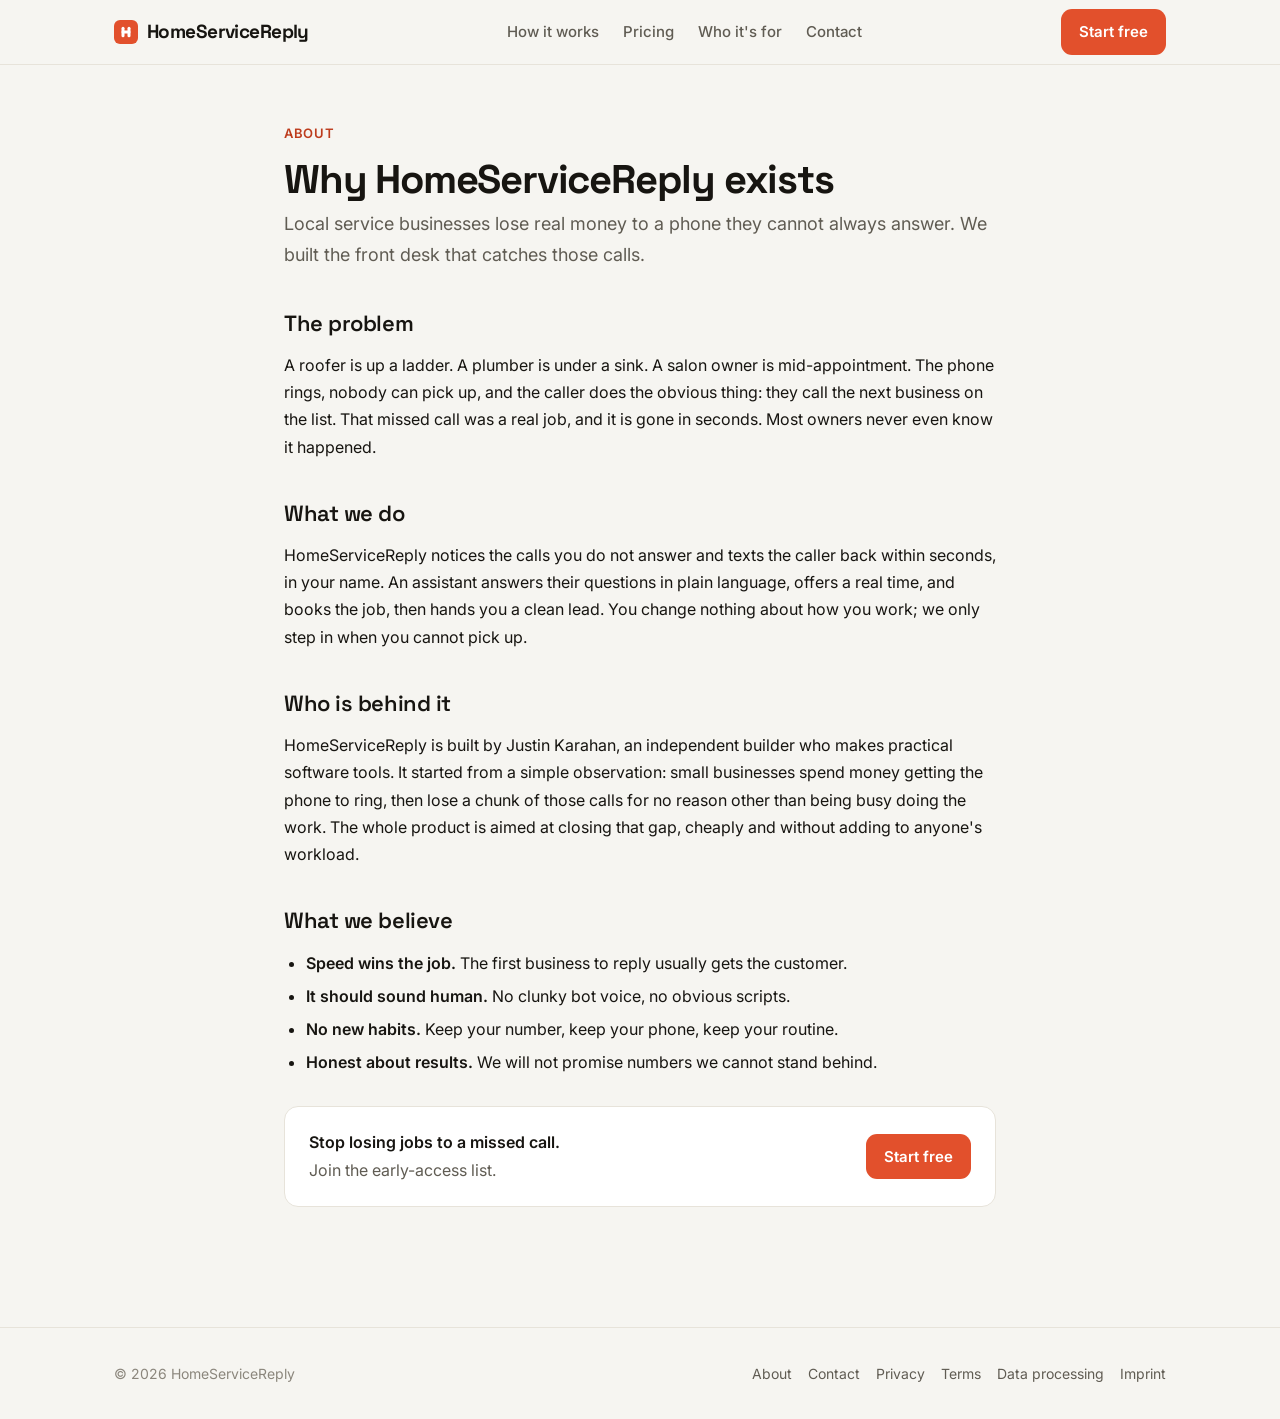
<file: about.html>
<!DOCTYPE html>
<html lang="en">
<head>
<meta charset="utf-8">
<meta name="viewport" content="width=device-width, initial-scale=1">
<link rel="icon" href="/favicon.svg" type="image/svg+xml">
<title>About - HomeServiceReply</title>
<meta name="description" content="Why HomeServiceReply exists: the front desk that catches the calls local service businesses can't always answer.">
<link rel="preconnect" href="https://fonts.googleapis.com">
<link rel="preconnect" href="https://fonts.gstatic.com" crossorigin>
<link href="https://fonts.googleapis.com/css2?family=Inter:wght@400;500;600&family=Space+Grotesk:wght@500;600;700&display=swap" rel="stylesheet">
<link href="assets/pages.css" rel="stylesheet">
</head>
<body>
<nav class="bar"><div class="row">
  <a class="brand" href="/"><span class="mk"></span>HomeServiceReply</a>
  <div class="navlinks"><a href="/#how">How it works</a><a href="/#pricing">Pricing</a><a href="/customers.html">Who it's for</a><a href="/contact.html">Contact</a></div>
  <a class="btn" href="/#start">Start free</a>
</div></nav>

<main><div class="wrap">
  <span class="kicker">About</span>
  <h1>Why HomeServiceReply exists</h1>
  <p class="lead">Local service businesses lose real money to a phone they cannot always answer. We built the front desk that catches those calls.</p>
  <div class="prose">

    <h2>The problem</h2>
    <p>A roofer is up a ladder. A plumber is under a sink. A salon owner is mid-appointment. The phone rings, nobody can pick up, and the caller does the obvious thing: they call the next business on the list. That missed call was a real job, and it is gone in seconds. Most owners never even know it happened.</p>

    <h2>What we do</h2>
    <p>HomeServiceReply notices the calls you do not answer and texts the caller back within seconds, in your name. An assistant answers their questions in plain language, offers a real time, and books the job, then hands you a clean lead. You change nothing about how you work; we only step in when you cannot pick up.</p>

    <h2>Who is behind it</h2>
    <p>HomeServiceReply is built by Justin Karahan, an independent builder who makes practical software tools. It started from a simple observation: small businesses spend money getting the phone to ring, then lose a chunk of those calls for no reason other than being busy doing the work. The whole product is aimed at closing that gap, cheaply and without adding to anyone's workload.</p>

    <h2>What we believe</h2>
    <ul>
      <li><strong>Speed wins the job.</strong> The first business to reply usually gets the customer.</li>
      <li><strong>It should sound human.</strong> No clunky bot voice, no obvious scripts.</li>
      <li><strong>No new habits.</strong> Keep your number, keep your phone, keep your routine.</li>
      <li><strong>Honest about results.</strong> We will not promise numbers we cannot stand behind.</li>
    </ul>

    <div class="card" style="margin-top:30px;display:flex;align-items:center;justify-content:space-between;flex-wrap:wrap;gap:14px">
      <div><strong>Stop losing jobs to a missed call.</strong><br><span class="muted">Join the early-access list.</span></div>
      <a class="btn" href="/#start">Start free</a>
    </div>

  </div>
</div></main>

<footer class="site"><div class="row">
  <span>© 2026 HomeServiceReply</span>
  <div class="links">
    <a href="/about.html">About</a>
    <a href="/contact.html">Contact</a>
    <a href="/privacy.html">Privacy</a>
    <a href="/terms.html">Terms</a>
    <a href="/dpa.html">Data processing</a>
    <a href="/imprint.html">Imprint</a>
  </div>
</div></footer>
<script src="/assets/site.js" defer></script>
</body>
</html>
</file>
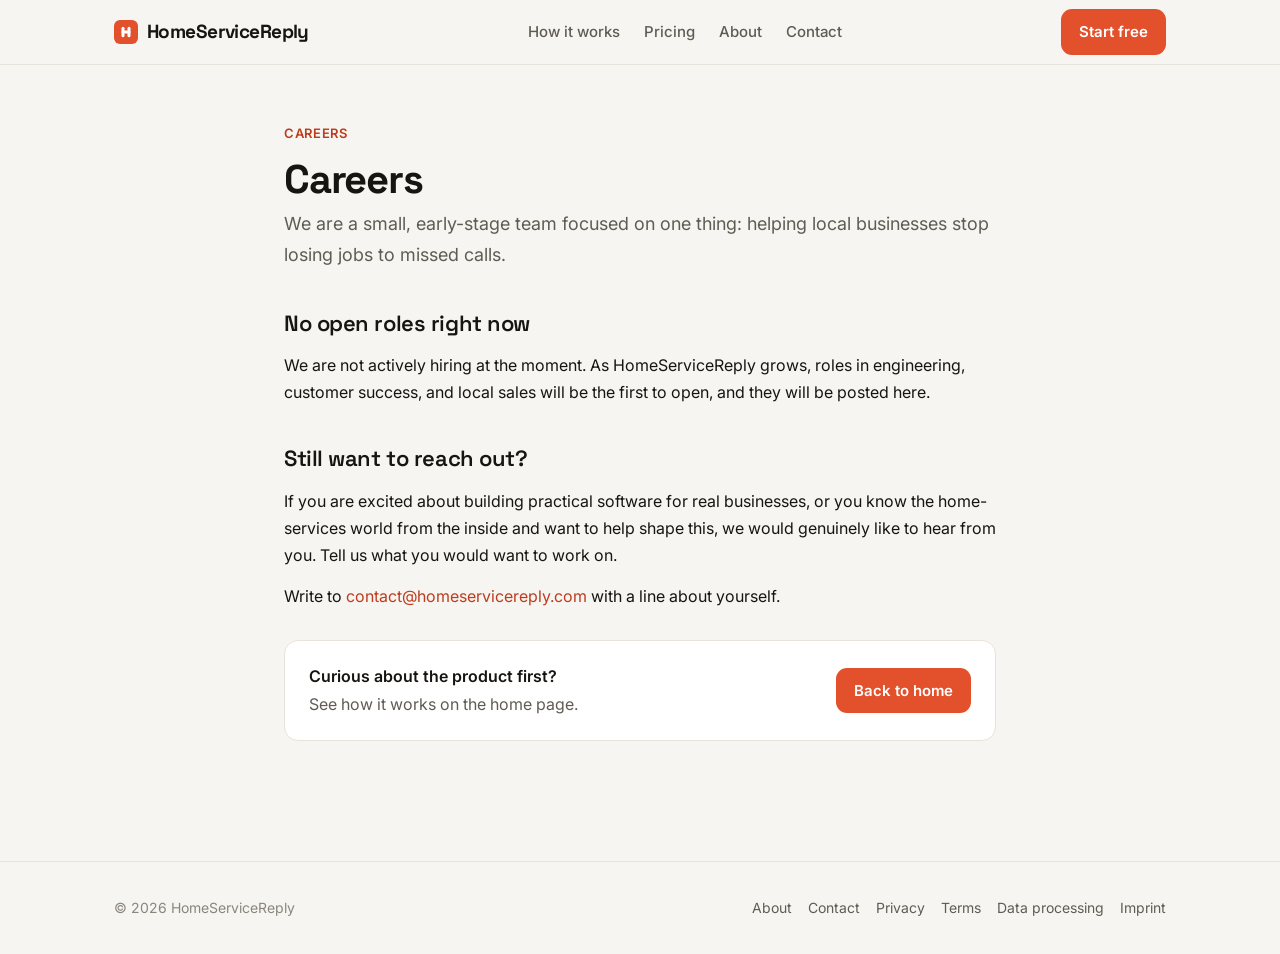
<file: careers.html>
<!DOCTYPE html>
<html lang="en">
<head>
<meta charset="utf-8">
<meta name="viewport" content="width=device-width, initial-scale=1">
<link rel="icon" href="/favicon.svg" type="image/svg+xml">
<title>Careers - HomeServiceReply</title>
<meta name="description" content="HomeServiceReply is a small, early-stage team. No open roles right now, but we would love to hear from you.">
<link rel="preconnect" href="https://fonts.googleapis.com">
<link rel="preconnect" href="https://fonts.gstatic.com" crossorigin>
<link href="https://fonts.googleapis.com/css2?family=Inter:wght@400;500;600&family=Space+Grotesk:wght@500;600;700&display=swap" rel="stylesheet">
<link href="assets/pages.css" rel="stylesheet">
</head>
<body>
<nav class="bar"><div class="row">
  <a class="brand" href="/"><span class="mk"></span>HomeServiceReply</a>
  <div class="navlinks"><a href="/#how">How it works</a><a href="/#pricing">Pricing</a><a href="/about.html">About</a><a href="/contact.html">Contact</a></div>
  <a class="btn" href="/#start">Start free</a>
</div></nav>

<main><div class="wrap">
  <span class="kicker">Careers</span>
  <h1>Careers</h1>
  <p class="lead">We are a small, early-stage team focused on one thing: helping local businesses stop losing jobs to missed calls.</p>
  <div class="prose">

    <h2>No open roles right now</h2>
    <p>We are not actively hiring at the moment. As HomeServiceReply grows, roles in engineering, customer success, and local sales will be the first to open, and they will be posted here.</p>

    <h2>Still want to reach out?</h2>
    <p>If you are excited about building practical software for real businesses, or you know the home-services world from the inside and want to help shape this, we would genuinely like to hear from you. Tell us what you would want to work on.</p>
    <p>Write to <a href="mailto:contact@homeservicereply.com">contact@homeservicereply.com</a> with a line about yourself.</p>

    <div class="card" style="margin-top:30px;display:flex;align-items:center;justify-content:space-between;flex-wrap:wrap;gap:14px">
      <div><strong>Curious about the product first?</strong><br><span class="muted">See how it works on the home page.</span></div>
      <a class="btn" href="/">Back to home</a>
    </div>

  </div>
</div></main>

<footer class="site"><div class="row">
  <span>© 2026 HomeServiceReply</span>
  <div class="links">
    <a href="/about.html">About</a>
    <a href="/contact.html">Contact</a>
    <a href="/privacy.html">Privacy</a>
    <a href="/terms.html">Terms</a>
    <a href="/dpa.html">Data processing</a>
    <a href="/imprint.html">Imprint</a>
  </div>
</div></footer>
<script src="/assets/site.js" defer></script>
</body>
</html>
</file>
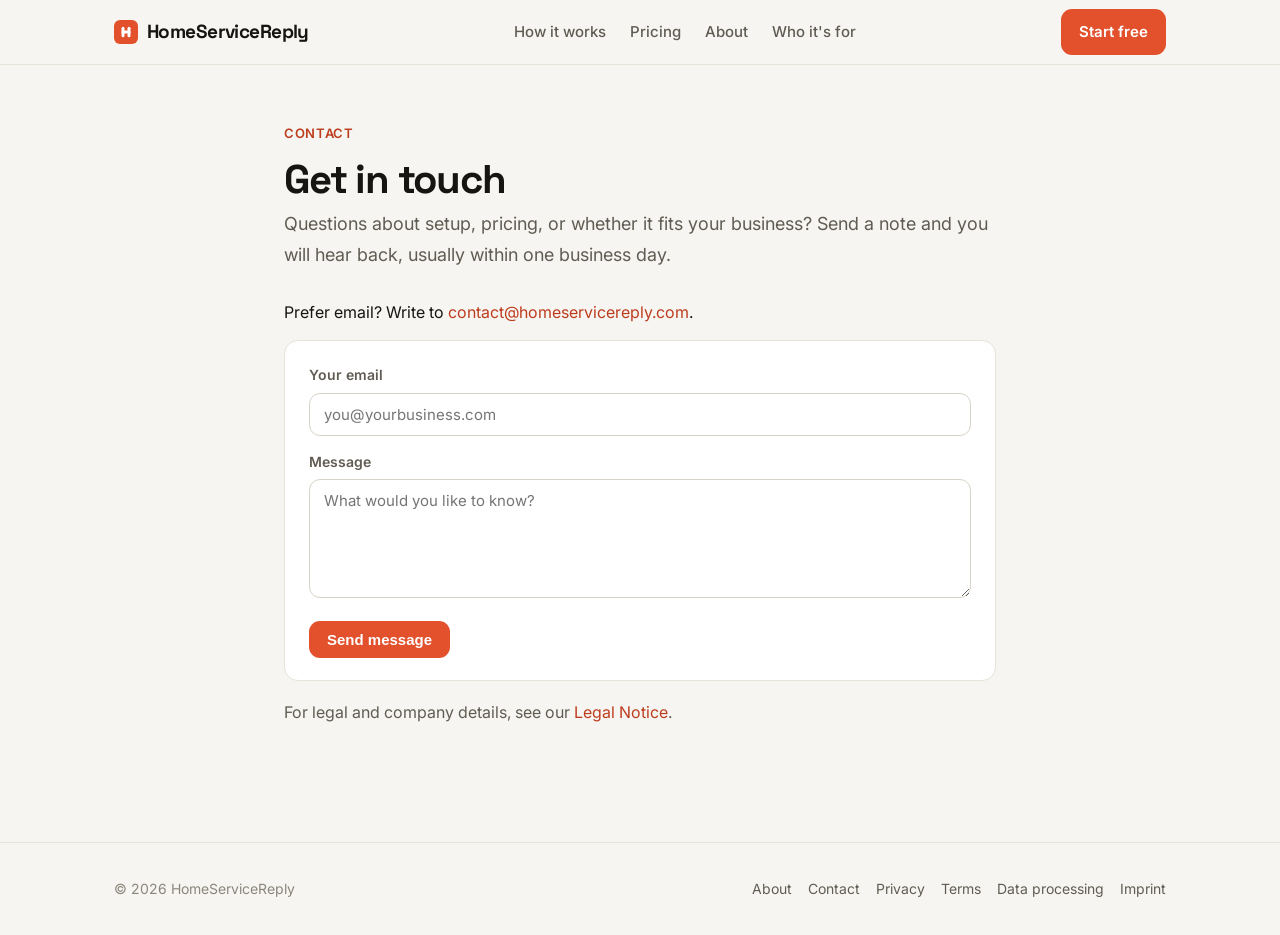
<file: contact.html>
<!DOCTYPE html>
<html lang="en">
<head>
<meta charset="utf-8">
<meta name="viewport" content="width=device-width, initial-scale=1">
<link rel="icon" href="/favicon.svg" type="image/svg+xml">
<title>Contact - HomeServiceReply</title>
<meta name="description" content="Get in touch with HomeServiceReply.">
<link rel="preconnect" href="https://fonts.googleapis.com">
<link rel="preconnect" href="https://fonts.gstatic.com" crossorigin>
<link href="https://fonts.googleapis.com/css2?family=Inter:wght@400;500;600&family=Space+Grotesk:wght@500;600;700&display=swap" rel="stylesheet">
<link href="assets/pages.css" rel="stylesheet">
<style>
  .field{display:block;margin:0 0 14px}
  .field label{display:block;font-size:14px;font-weight:600;color:var(--ink2);margin-bottom:6px}
  .field input,.field textarea{width:100%;border:1px solid var(--line2);border-radius:11px;padding:11px 14px;font-size:15px;font-family:var(--sans);background:var(--surface);outline:none}
  .field input:focus,.field textarea:focus{border-color:var(--accent)}
  .ok{display:none;color:var(--money);font-weight:600;margin-top:10px}
</style>
</head>
<body>
<nav class="bar"><div class="row">
  <a class="brand" href="/"><span class="mk"></span>HomeServiceReply</a>
  <div class="navlinks"><a href="/#how">How it works</a><a href="/#pricing">Pricing</a><a href="/about.html">About</a><a href="/customers.html">Who it's for</a></div>
  <a class="btn" href="/#start">Start free</a>
</div></nav>

<main><div class="wrap">
  <span class="kicker">Contact</span>
  <h1>Get in touch</h1>
  <p class="lead">Questions about setup, pricing, or whether it fits your business? Send a note and you will hear back, usually within one business day.</p>
  <div class="prose">

    <p>Prefer email? Write to <a href="mailto:contact@homeservicereply.com">contact@homeservicereply.com</a>.</p>

    <div class="card">
      <form id="cf">
        <span class="field"><label for="cemail">Your email</label><input id="cemail" type="email" placeholder="you@yourbusiness.com" required></span>
        <span class="field"><label for="cmsg">Message</label><textarea id="cmsg" rows="5" placeholder="What would you like to know?"></textarea></span>
        <button class="btn" type="submit">Send message</button>
        <div class="ok" id="ok">Thanks. Your message is on its way, we will reply soon.</div>
      </form>
    </div>

    <p class="muted">For legal and company details, see our <a href="/imprint.html">Legal Notice</a>.</p>
  </div>
</div></main>

<footer class="site"><div class="row">
  <span>© 2026 HomeServiceReply</span>
  <div class="links">
    <a href="/about.html">About</a>
    <a href="/contact.html">Contact</a>
    <a href="/privacy.html">Privacy</a>
    <a href="/terms.html">Terms</a>
    <a href="/dpa.html">Data processing</a>
    <a href="/imprint.html">Imprint</a>
  </div>
</div></footer>

<script>
  // Your Formspree endpoint or deployed backend. Until set (or on failure) the
  // form opens a prefilled email to contact@homeservicereply.com so nothing is lost.
  const FORM_ENDPOINT='';
  const FALLBACK_EMAIL='contact@homeservicereply.com';
  document.getElementById('cf').onsubmit=async function(e){
    e.preventDefault();
    const email=document.getElementById('cemail').value.trim(), msg=document.getElementById('cmsg').value.trim();
    if(!email) return;
    let ok=false;
    if(FORM_ENDPOINT){try{const r=await fetch(FORM_ENDPOINT,{method:'POST',headers:{'Accept':'application/json','Content-Type':'application/json'},body:JSON.stringify({email,message:msg})});ok=r.ok;}catch(_){}}
    if(!ok){
      const subj=encodeURIComponent('Contact from '+email);
      const body=encodeURIComponent(msg+'\n\nFrom: '+email);
      window.location.href='mailto:'+FALLBACK_EMAIL+'?subject='+subj+'&body='+body;
    }
    this.querySelector('button').style.display='none';
    document.getElementById('ok').style.display='block';
  };
</script>
<script src="/assets/site.js" defer></script>
</body>
</html>
</file>
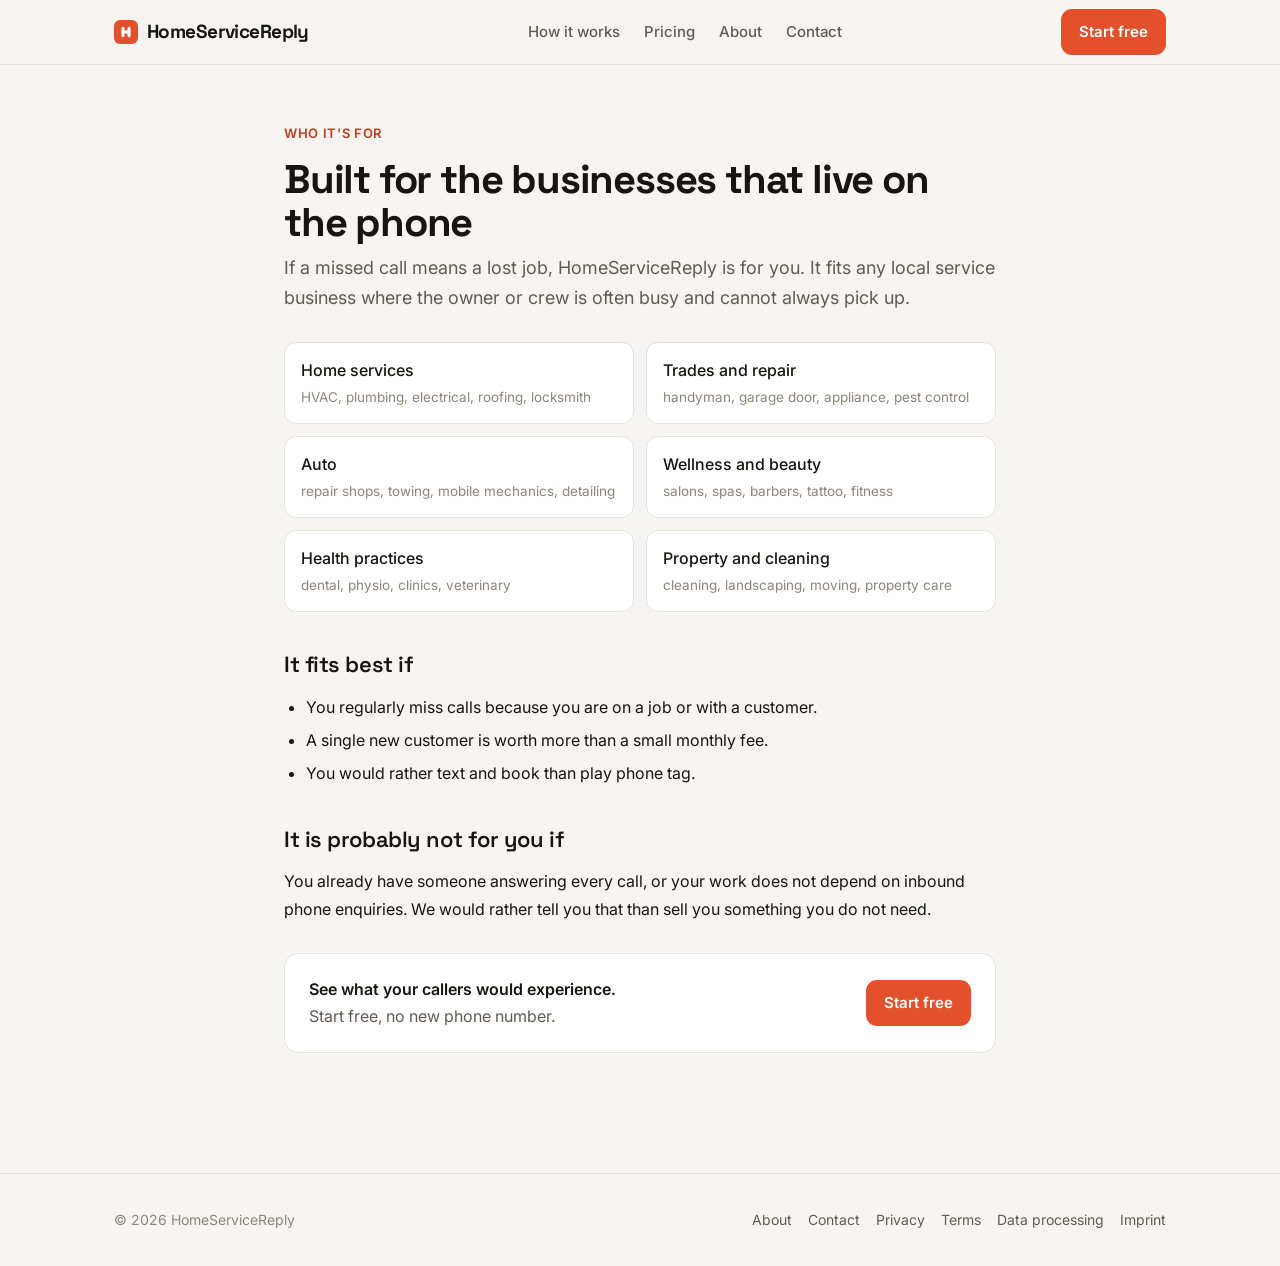
<file: customers.html>
<!DOCTYPE html>
<html lang="en">
<head>
<meta charset="utf-8">
<meta name="viewport" content="width=device-width, initial-scale=1">
<link rel="icon" href="/favicon.svg" type="image/svg+xml">
<title>Who it's for - HomeServiceReply</title>
<meta name="description" content="HomeServiceReply is built for local service businesses that live on the phone: home services, trades, auto, and wellness.">
<link rel="preconnect" href="https://fonts.googleapis.com">
<link rel="preconnect" href="https://fonts.gstatic.com" crossorigin>
<link href="https://fonts.googleapis.com/css2?family=Inter:wght@400;500;600&family=Space+Grotesk:wght@500;600;700&display=swap" rel="stylesheet">
<link href="assets/pages.css" rel="stylesheet">
<style>
  .grid{display:grid;grid-template-columns:repeat(2,1fr);gap:12px;margin:6px 0 18px}
  .ind{background:var(--surface);border:1px solid var(--line);border-radius:12px;padding:14px 16px;font-weight:500}
  .ind span{display:block;font-size:13.5px;color:var(--ink3);font-weight:400;margin-top:2px}
  @media(max-width:560px){.grid{grid-template-columns:1fr}}
</style>
</head>
<body>
<nav class="bar"><div class="row">
  <a class="brand" href="/"><span class="mk"></span>HomeServiceReply</a>
  <div class="navlinks"><a href="/#how">How it works</a><a href="/#pricing">Pricing</a><a href="/about.html">About</a><a href="/contact.html">Contact</a></div>
  <a class="btn" href="/#start">Start free</a>
</div></nav>

<main><div class="wrap">
  <span class="kicker">Who it's for</span>
  <h1>Built for the businesses that live on the phone</h1>
  <p class="lead">If a missed call means a lost job, HomeServiceReply is for you. It fits any local service business where the owner or crew is often busy and cannot always pick up.</p>
  <div class="prose">

    <div class="grid">
      <div class="ind">Home services<span>HVAC, plumbing, electrical, roofing, locksmith</span></div>
      <div class="ind">Trades and repair<span>handyman, garage door, appliance, pest control</span></div>
      <div class="ind">Auto<span>repair shops, towing, mobile mechanics, detailing</span></div>
      <div class="ind">Wellness and beauty<span>salons, spas, barbers, tattoo, fitness</span></div>
      <div class="ind">Health practices<span>dental, physio, clinics, veterinary</span></div>
      <div class="ind">Property and cleaning<span>cleaning, landscaping, moving, property care</span></div>
    </div>

    <h2>It fits best if</h2>
    <ul>
      <li>You regularly miss calls because you are on a job or with a customer.</li>
      <li>A single new customer is worth more than a small monthly fee.</li>
      <li>You would rather text and book than play phone tag.</li>
    </ul>

    <h2>It is probably not for you if</h2>
    <p>You already have someone answering every call, or your work does not depend on inbound phone enquiries. We would rather tell you that than sell you something you do not need.</p>

    <div class="card" style="margin-top:30px;display:flex;align-items:center;justify-content:space-between;flex-wrap:wrap;gap:14px">
      <div><strong>See what your callers would experience.</strong><br><span class="muted">Start free, no new phone number.</span></div>
      <a class="btn" href="/#start">Start free</a>
    </div>

  </div>
</div></main>

<footer class="site"><div class="row">
  <span>© 2026 HomeServiceReply</span>
  <div class="links">
    <a href="/about.html">About</a>
    <a href="/contact.html">Contact</a>
    <a href="/privacy.html">Privacy</a>
    <a href="/terms.html">Terms</a>
    <a href="/dpa.html">Data processing</a>
    <a href="/imprint.html">Imprint</a>
  </div>
</div></footer>
<script src="/assets/site.js" defer></script>
</body>
</html>
</file>
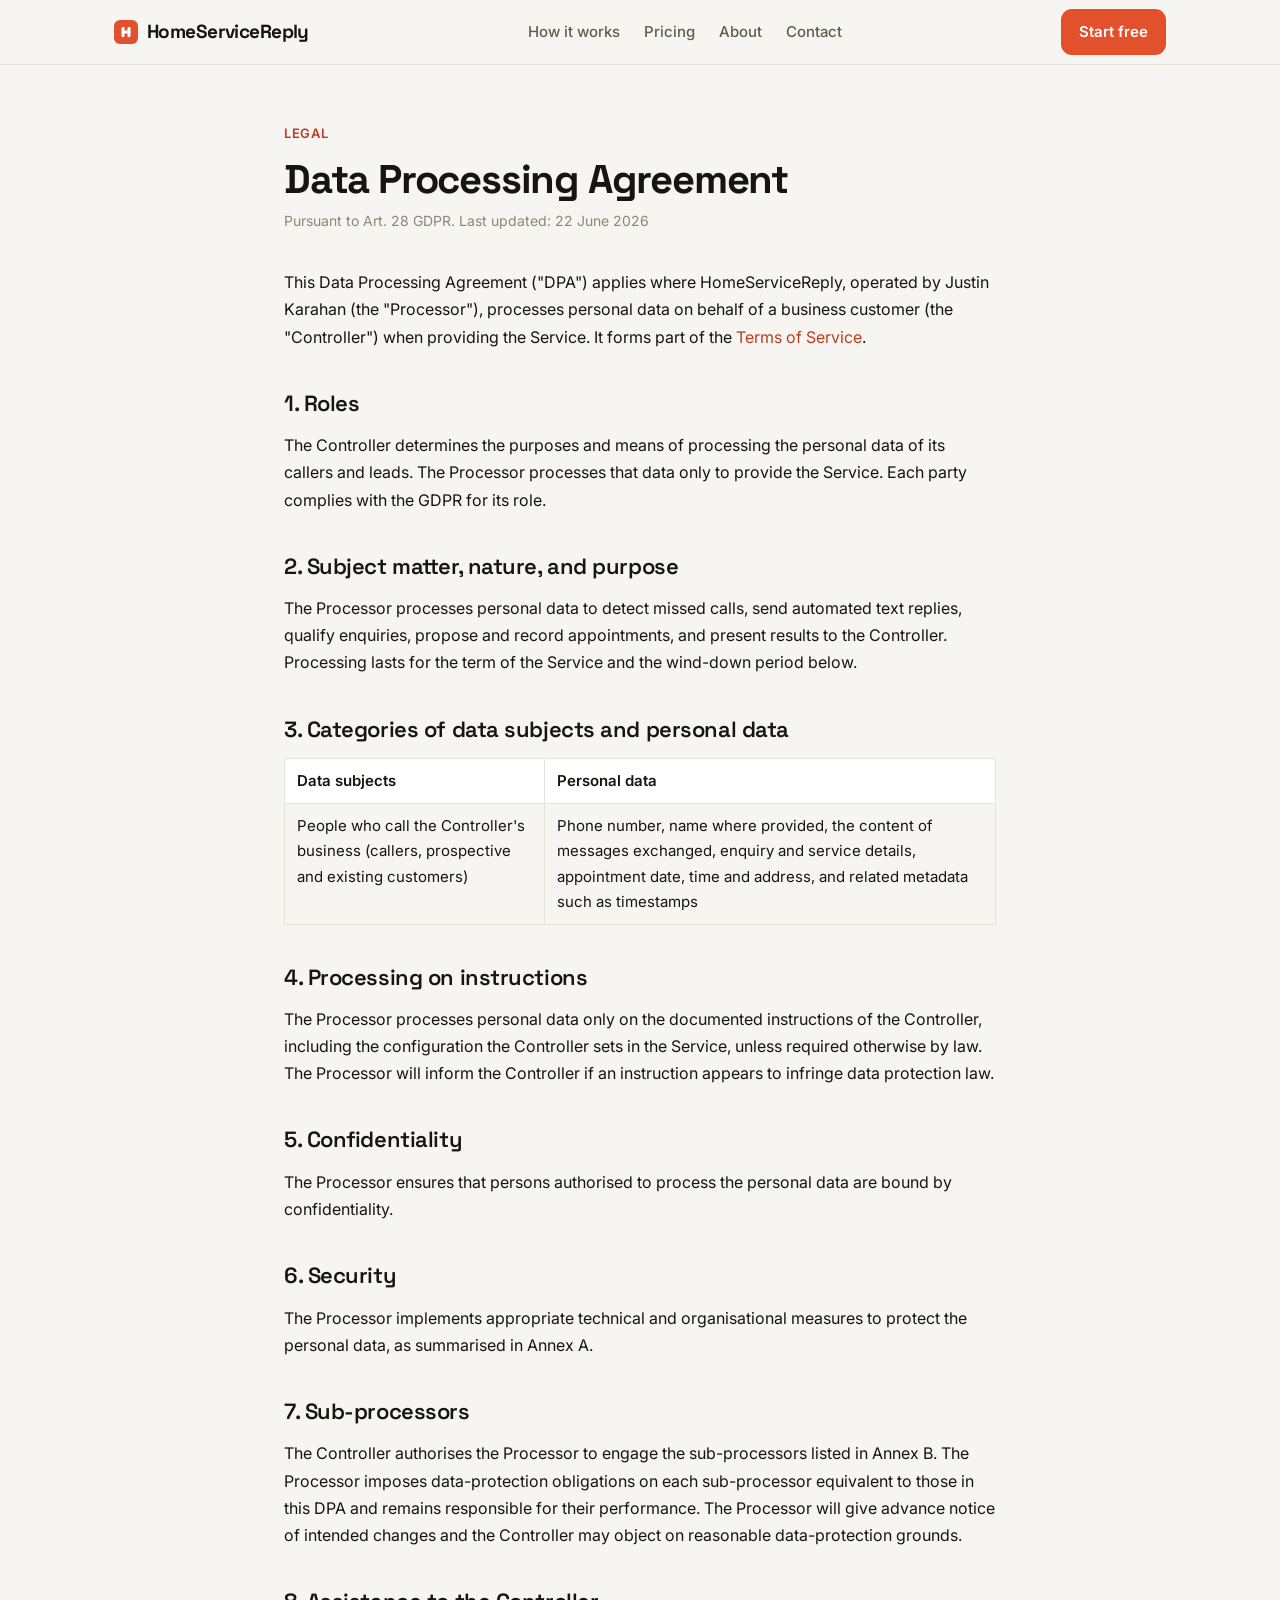
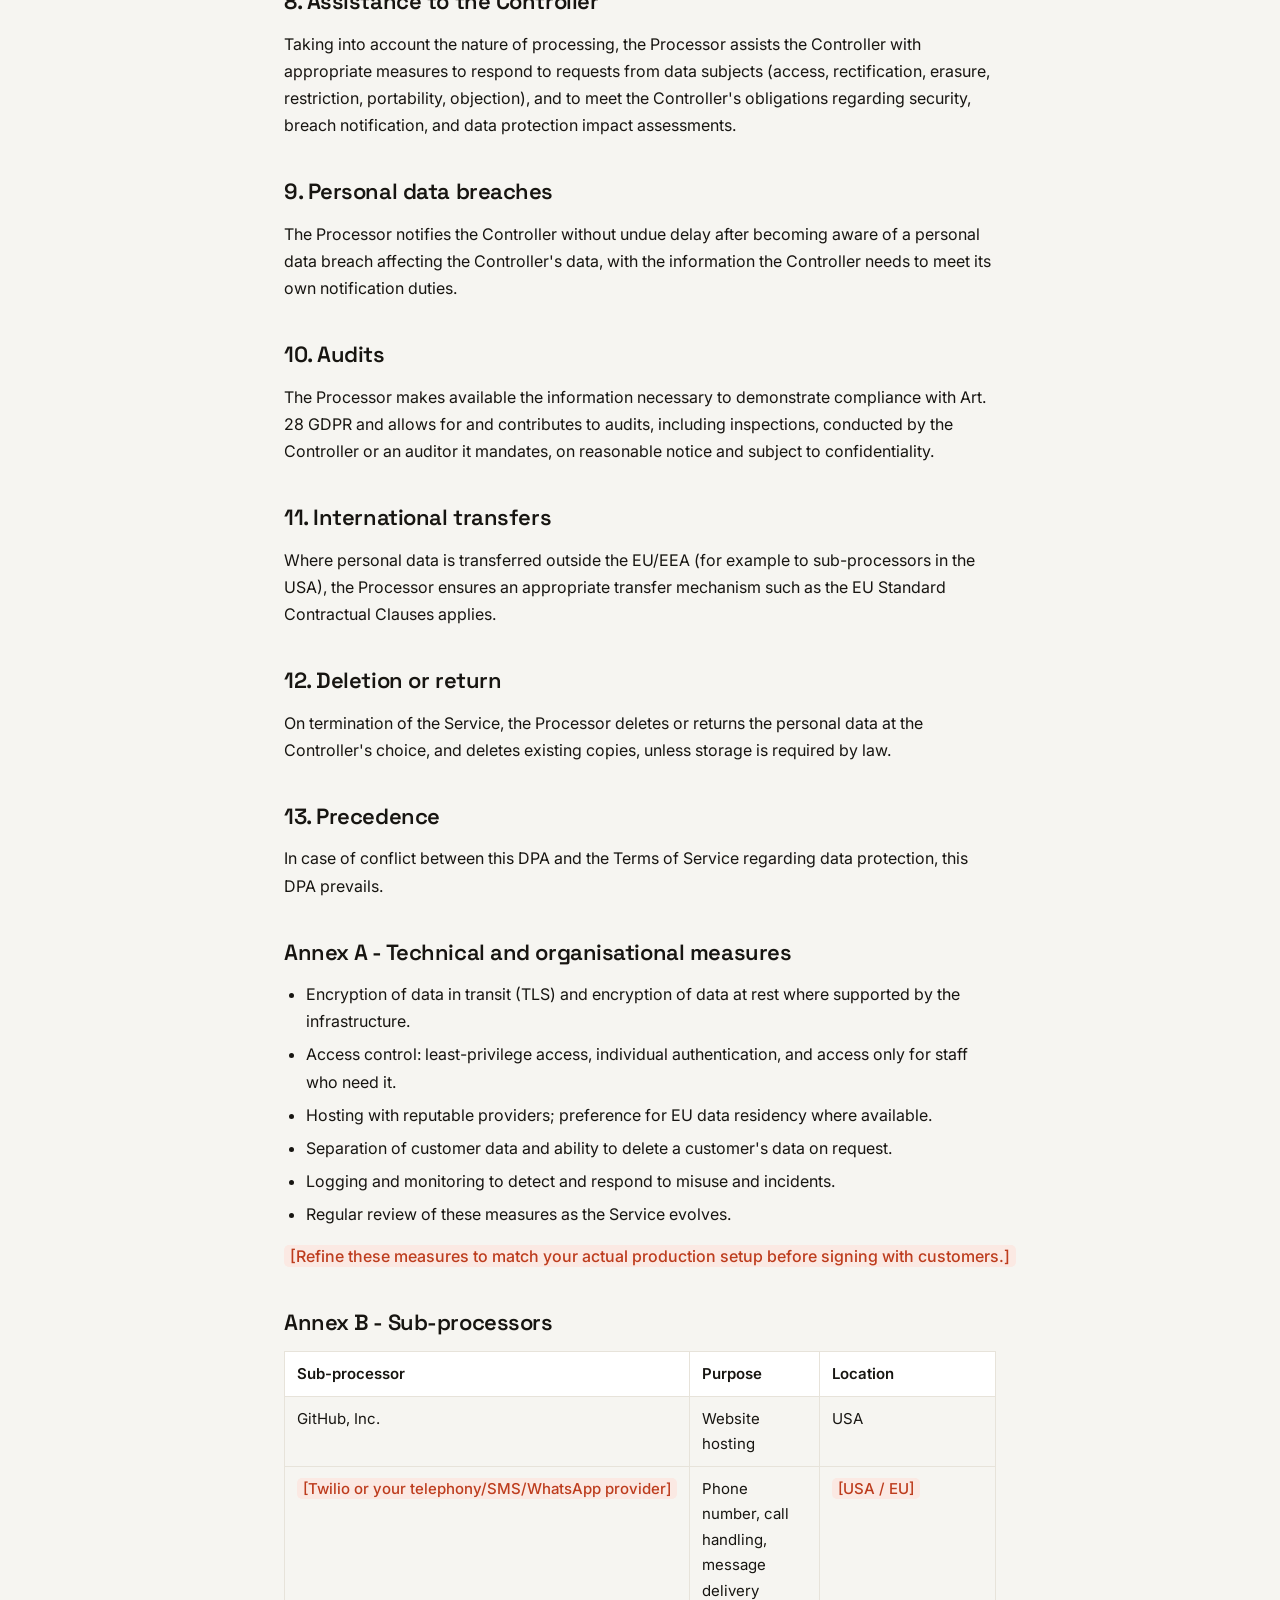
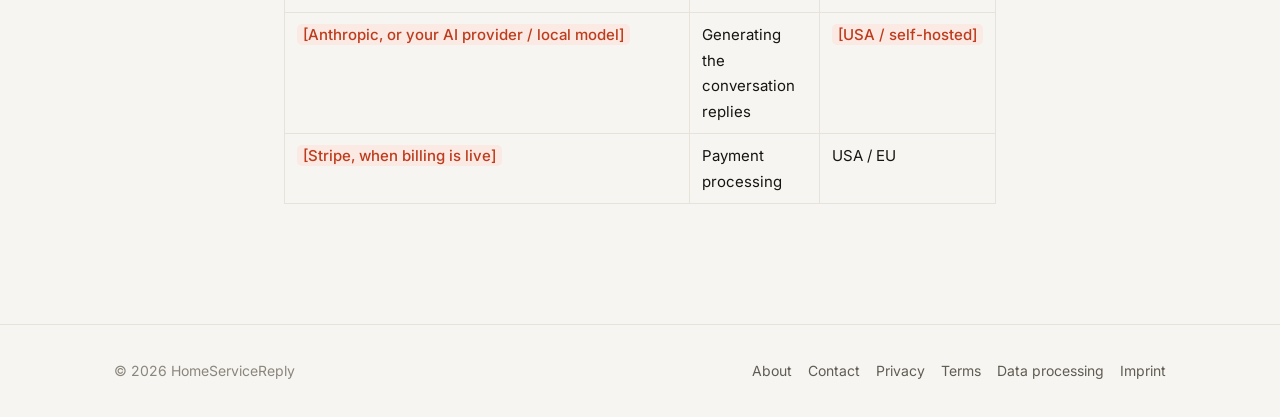
<file: dpa.html>
<!DOCTYPE html>
<html lang="en">
<head>
<meta charset="utf-8">
<meta name="viewport" content="width=device-width, initial-scale=1">
<link rel="icon" href="/favicon.svg" type="image/svg+xml">
<title>Data Processing Agreement - HomeServiceReply</title>
<meta name="robots" content="all">
<link rel="preconnect" href="https://fonts.googleapis.com">
<link rel="preconnect" href="https://fonts.gstatic.com" crossorigin>
<link href="https://fonts.googleapis.com/css2?family=Inter:wght@400;500;600&family=Space+Grotesk:wght@500;600;700&display=swap" rel="stylesheet">
<link href="assets/pages.css" rel="stylesheet">
</head>
<body>
<nav class="bar"><div class="row">
  <a class="brand" href="/"><span class="mk"></span>HomeServiceReply</a>
  <div class="navlinks"><a href="/#how">How it works</a><a href="/#pricing">Pricing</a><a href="/about.html">About</a><a href="/contact.html">Contact</a></div>
  <a class="btn" href="/#start">Start free</a>
</div></nav>

<main><div class="wrap">
  <span class="kicker">Legal</span>
  <h1>Data Processing Agreement</h1>
  <div class="updated">Pursuant to Art. 28 GDPR. Last updated: 22 June 2026</div>
  <div class="prose">
    <p>This Data Processing Agreement ("DPA") applies where HomeServiceReply, operated by Justin Karahan (the "Processor"), processes personal data on behalf of a business customer (the "Controller") when providing the Service. It forms part of the <a href="/terms.html">Terms of Service</a>.</p>

    <h2>1. Roles</h2>
    <p>The Controller determines the purposes and means of processing the personal data of its callers and leads. The Processor processes that data only to provide the Service. Each party complies with the GDPR for its role.</p>

    <h2>2. Subject matter, nature, and purpose</h2>
    <p>The Processor processes personal data to detect missed calls, send automated text replies, qualify enquiries, propose and record appointments, and present results to the Controller. Processing lasts for the term of the Service and the wind-down period below.</p>

    <h2>3. Categories of data subjects and personal data</h2>
    <table class="t">
      <tr><th>Data subjects</th><th>Personal data</th></tr>
      <tr><td>People who call the Controller's business (callers, prospective and existing customers)</td><td>Phone number, name where provided, the content of messages exchanged, enquiry and service details, appointment date, time and address, and related metadata such as timestamps</td></tr>
    </table>

    <h2>4. Processing on instructions</h2>
    <p>The Processor processes personal data only on the documented instructions of the Controller, including the configuration the Controller sets in the Service, unless required otherwise by law. The Processor will inform the Controller if an instruction appears to infringe data protection law.</p>

    <h2>5. Confidentiality</h2>
    <p>The Processor ensures that persons authorised to process the personal data are bound by confidentiality.</p>

    <h2>6. Security</h2>
    <p>The Processor implements appropriate technical and organisational measures to protect the personal data, as summarised in Annex A.</p>

    <h2>7. Sub-processors</h2>
    <p>The Controller authorises the Processor to engage the sub-processors listed in Annex B. The Processor imposes data-protection obligations on each sub-processor equivalent to those in this DPA and remains responsible for their performance. The Processor will give advance notice of intended changes and the Controller may object on reasonable data-protection grounds.</p>

    <h2>8. Assistance to the Controller</h2>
    <p>Taking into account the nature of processing, the Processor assists the Controller with appropriate measures to respond to requests from data subjects (access, rectification, erasure, restriction, portability, objection), and to meet the Controller's obligations regarding security, breach notification, and data protection impact assessments.</p>

    <h2>9. Personal data breaches</h2>
    <p>The Processor notifies the Controller without undue delay after becoming aware of a personal data breach affecting the Controller's data, with the information the Controller needs to meet its own notification duties.</p>

    <h2>10. Audits</h2>
    <p>The Processor makes available the information necessary to demonstrate compliance with Art. 28 GDPR and allows for and contributes to audits, including inspections, conducted by the Controller or an auditor it mandates, on reasonable notice and subject to confidentiality.</p>

    <h2>11. International transfers</h2>
    <p>Where personal data is transferred outside the EU/EEA (for example to sub-processors in the USA), the Processor ensures an appropriate transfer mechanism such as the EU Standard Contractual Clauses applies.</p>

    <h2>12. Deletion or return</h2>
    <p>On termination of the Service, the Processor deletes or returns the personal data at the Controller's choice, and deletes existing copies, unless storage is required by law.</p>

    <h2>13. Precedence</h2>
    <p>In case of conflict between this DPA and the Terms of Service regarding data protection, this DPA prevails.</p>

    <h2>Annex A - Technical and organisational measures</h2>
    <ul>
      <li>Encryption of data in transit (TLS) and encryption of data at rest where supported by the infrastructure.</li>
      <li>Access control: least-privilege access, individual authentication, and access only for staff who need it.</li>
      <li>Hosting with reputable providers; preference for EU data residency where available.</li>
      <li>Separation of customer data and ability to delete a customer's data on request.</li>
      <li>Logging and monitoring to detect and respond to misuse and incidents.</li>
      <li>Regular review of these measures as the Service evolves.</li>
    </ul>
    <p class="muted"><span class="ph">[Refine these measures to match your actual production setup before signing with customers.]</span></p>

    <h2>Annex B - Sub-processors</h2>
    <table class="t">
      <tr><th>Sub-processor</th><th>Purpose</th><th>Location</th></tr>
      <tr><td>GitHub, Inc.</td><td>Website hosting</td><td>USA</td></tr>
      <tr><td><span class="ph">[Twilio or your telephony/SMS/WhatsApp provider]</span></td><td>Phone number, call handling, message delivery</td><td><span class="ph">[USA / EU]</span></td></tr>
      <tr><td><span class="ph">[Anthropic, or your AI provider / local model]</span></td><td>Generating the conversation replies</td><td><span class="ph">[USA / self-hosted]</span></td></tr>
      <tr><td><span class="ph">[Stripe, when billing is live]</span></td><td>Payment processing</td><td>USA / EU</td></tr>
    </table>
  </div>
</div></main>

<footer class="site"><div class="row">
  <span>© 2026 HomeServiceReply</span>
  <div class="links">
    <a href="/about.html">About</a>
    <a href="/contact.html">Contact</a>
    <a href="/privacy.html">Privacy</a>
    <a href="/terms.html">Terms</a>
    <a href="/dpa.html">Data processing</a>
    <a href="/imprint.html">Imprint</a>
  </div>
</div></footer>
<script src="/assets/site.js" defer></script>
</body>
</html>
</file>
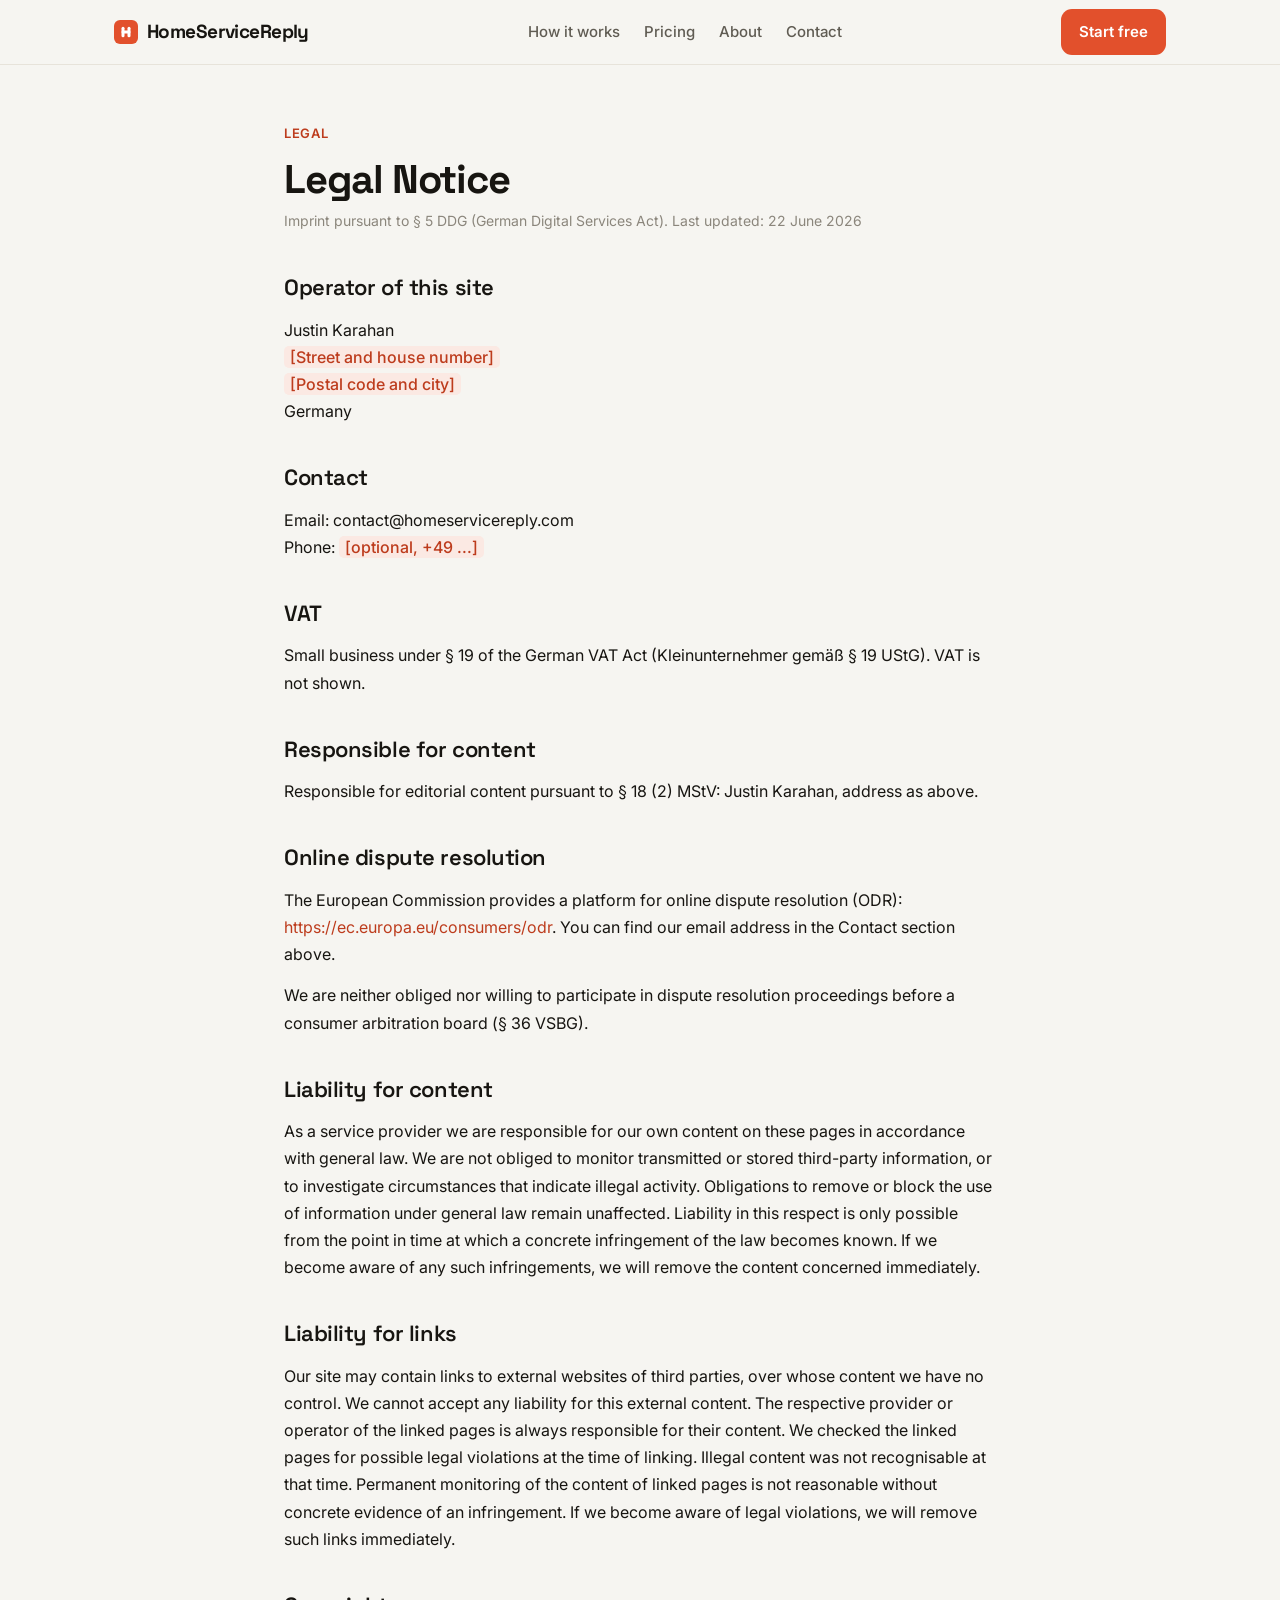
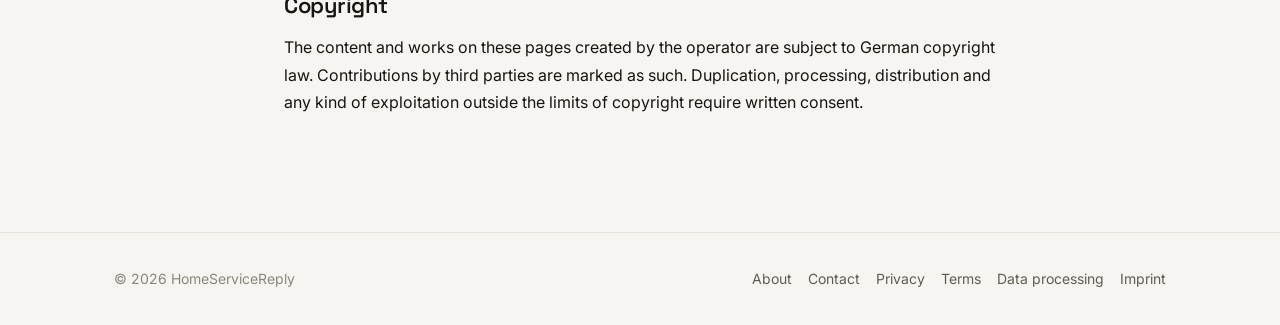
<file: imprint.html>
<!DOCTYPE html>
<html lang="en">
<head>
<meta charset="utf-8">
<meta name="viewport" content="width=device-width, initial-scale=1">
<link rel="icon" href="/favicon.svg" type="image/svg+xml">
<title>Legal Notice (Imprint) - HomeServiceReply</title>
<meta name="robots" content="all">
<link rel="preconnect" href="https://fonts.googleapis.com">
<link rel="preconnect" href="https://fonts.gstatic.com" crossorigin>
<link href="https://fonts.googleapis.com/css2?family=Inter:wght@400;500;600&family=Space+Grotesk:wght@500;600;700&display=swap" rel="stylesheet">
<link href="assets/pages.css" rel="stylesheet">
</head>
<body>
<nav class="bar"><div class="row">
  <a class="brand" href="/"><span class="mk"></span>HomeServiceReply</a>
  <div class="navlinks"><a href="/#how">How it works</a><a href="/#pricing">Pricing</a><a href="/about.html">About</a><a href="/contact.html">Contact</a></div>
  <a class="btn" href="/#start">Start free</a>
</div></nav>

<main><div class="wrap">
  <span class="kicker">Legal</span>
  <h1>Legal Notice</h1>
  <div class="updated">Imprint pursuant to § 5 DDG (German Digital Services Act). Last updated: 22 June 2026</div>
  <div class="prose">

    <h2>Operator of this site</h2>
    <p>
      Justin Karahan<br>
      <span class="ph">[Street and house number]</span><br>
      <span class="ph">[Postal code and city]</span><br>
      Germany
    </p>

    <h2>Contact</h2>
    <p>
      Email: contact@homeservicereply.com<br>
      Phone: <span class="ph">[optional, +49 ...]</span>
    </p>

    <h2>VAT</h2>
    <p>Small business under § 19 of the German VAT Act (Kleinunternehmer gemäß § 19 UStG). VAT is not shown.</p>

    <h2>Responsible for content</h2>
    <p>Responsible for editorial content pursuant to § 18 (2) MStV: Justin Karahan, address as above.</p>

    <h2>Online dispute resolution</h2>
    <p>The European Commission provides a platform for online dispute resolution (ODR): <a href="https://ec.europa.eu/consumers/odr" rel="noopener" target="_blank">https://ec.europa.eu/consumers/odr</a>. You can find our email address in the Contact section above.</p>
    <p>We are neither obliged nor willing to participate in dispute resolution proceedings before a consumer arbitration board (§ 36 VSBG).</p>

    <h2>Liability for content</h2>
    <p>As a service provider we are responsible for our own content on these pages in accordance with general law. We are not obliged to monitor transmitted or stored third-party information, or to investigate circumstances that indicate illegal activity. Obligations to remove or block the use of information under general law remain unaffected. Liability in this respect is only possible from the point in time at which a concrete infringement of the law becomes known. If we become aware of any such infringements, we will remove the content concerned immediately.</p>

    <h2>Liability for links</h2>
    <p>Our site may contain links to external websites of third parties, over whose content we have no control. We cannot accept any liability for this external content. The respective provider or operator of the linked pages is always responsible for their content. We checked the linked pages for possible legal violations at the time of linking. Illegal content was not recognisable at that time. Permanent monitoring of the content of linked pages is not reasonable without concrete evidence of an infringement. If we become aware of legal violations, we will remove such links immediately.</p>

    <h2>Copyright</h2>
    <p>The content and works on these pages created by the operator are subject to German copyright law. Contributions by third parties are marked as such. Duplication, processing, distribution and any kind of exploitation outside the limits of copyright require written consent.</p>

  </div>
</div></main>

<footer class="site"><div class="row">
  <span>© 2026 HomeServiceReply</span>
  <div class="links">
    <a href="/about.html">About</a>
    <a href="/contact.html">Contact</a>
    <a href="/privacy.html">Privacy</a>
    <a href="/terms.html">Terms</a>
    <a href="/dpa.html">Data processing</a>
    <a href="/imprint.html">Imprint</a>
  </div>
</div></footer>
<script src="/assets/site.js" defer></script>
</body>
</html>
</file>
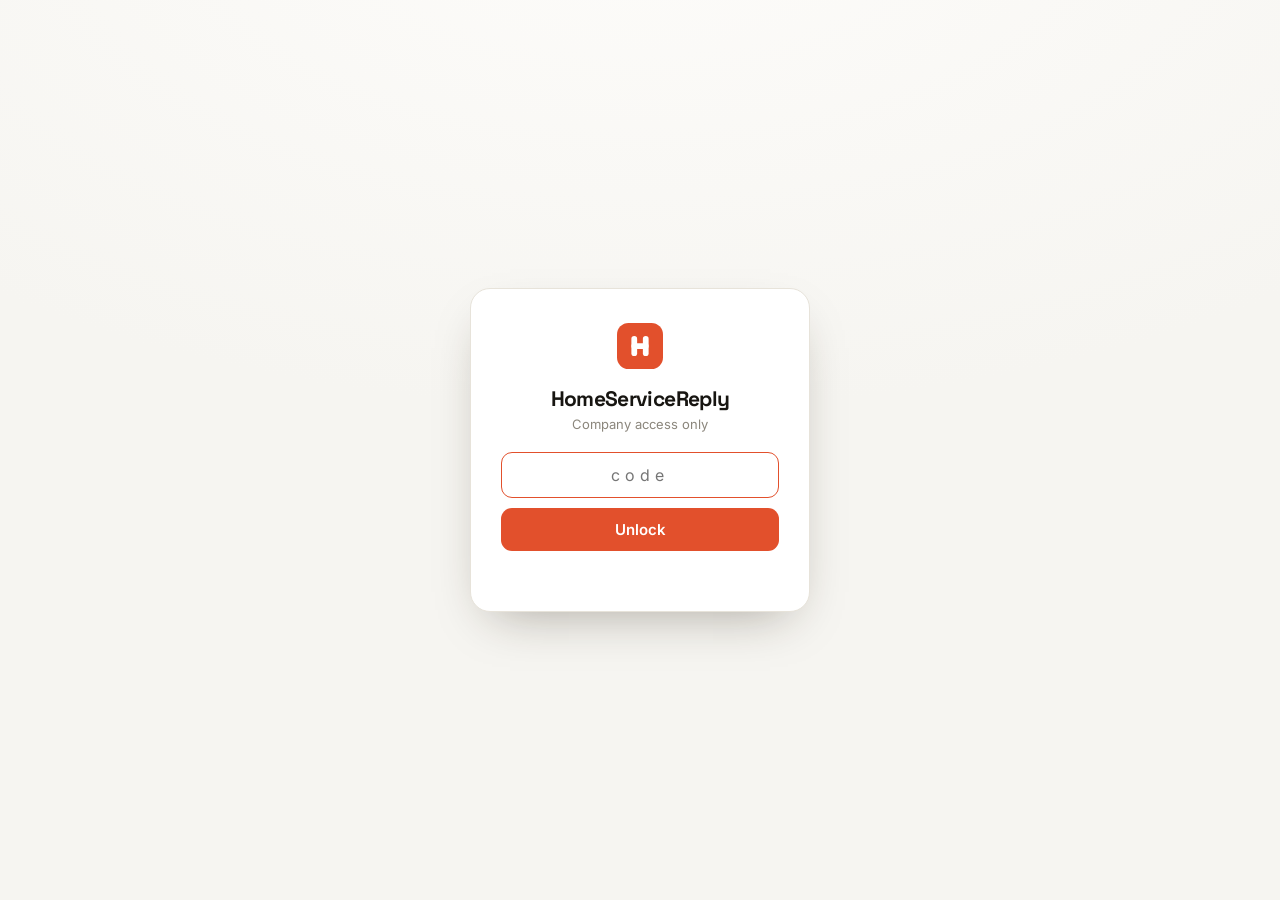
<file: overview.html>
<!DOCTYPE html>
<html lang="en">
<head>
<meta charset="utf-8">
<meta name="viewport" content="width=device-width, initial-scale=1">
<title>HomeServiceReply</title>
<meta name="robots" content="noindex, nofollow">
<meta name="referrer" content="no-referrer">
<link rel="preconnect" href="https://fonts.googleapis.com">
<link rel="preconnect" href="https://fonts.gstatic.com" crossorigin>
<link href="https://fonts.googleapis.com/css2?family=Inter:wght@400;500;600&family=Space+Grotesk:wght@500;600;700&display=swap" rel="stylesheet">
<style>
  :root{
    --paper:#f6f5f1; --surface:#fff; --ink:#171511; --ink2:#605c53; --ink3:#8b867c;
    --line:#e7e3da; --line2:#dcd7cc; --accent:#e2502c; --accent-d:#bd3c1d; --accent-soft:#fbe9e3;
    --money:#13794f; --money-soft:#e4f3ec; --amber:#b5790c; --amber-soft:#f8eed6;
    --disp:"Space Grotesk",-apple-system,sans-serif; --sans:"Inter",-apple-system,sans-serif;
  }
  *{box-sizing:border-box;margin:0;padding:0}
  body{font-family:var(--sans);background:
       radial-gradient(1200px 600px at 50% -5%, #fdfcfa, var(--paper));
       color:var(--ink);min-height:100vh;-webkit-font-smoothing:antialiased}
  .page{max-width:1240px;margin:0 auto;padding:30px 26px 60px}
  .top{display:flex;align-items:center;justify-content:space-between;gap:14px;margin-bottom:8px;flex-wrap:wrap}
  .title{display:flex;align-items:center;gap:11px}
  .title .mk{width:30px;height:30px;background:url('/favicon.svg') center/contain no-repeat}
  .title h1{font-family:var(--disp);font-weight:700;font-size:22px;letter-spacing:-.03em}
  .title .sub{font-size:12.5px;color:var(--ink3);margin-top:1px}
  .hint{font-size:12px;color:var(--ink3);background:var(--surface);border:1px solid var(--line);
        padding:7px 12px;border-radius:999px}

  .map{position:relative;display:grid;grid-template-columns:1fr 1fr 1fr;gap:30px 96px;
       align-items:center;margin-top:26px}
  #wires{position:absolute;inset:0;width:100%;height:100%;z-index:0;pointer-events:none}
  #wires path{fill:none;stroke:var(--accent);stroke-width:2;opacity:.32}
  #wires circle{fill:var(--accent)}

  .node{position:relative;z-index:1;background:var(--surface);border:1px solid var(--line);
        border-radius:18px;padding:17px 18px;box-shadow:0 1px 0 rgba(0,0,0,.02),0 10px 26px -18px rgba(40,30,15,.32)}
  .hub{grid-column:2;grid-row:2;z-index:2;text-align:center;background:#181611;color:#fff;
       border-color:#181611;padding:24px 22px;border-radius:22px;
       box-shadow:0 18px 44px -20px rgba(40,30,15,.6)}
  .hub .mk{width:42px;height:42px;background:url('/favicon.svg') center/contain no-repeat;margin:0 auto 12px}
  .hub h2{font-family:var(--disp);font-weight:700;font-size:24px;letter-spacing:-.03em}
  .hub p{font-size:13px;color:#c9c3b8;margin:5px 0 14px}
  .hub a.live{display:inline-flex;align-items:center;gap:7px;background:var(--accent);color:#fff;
       font-weight:600;font-size:13.5px;padding:9px 15px;border-radius:10px;text-decoration:none}
  .hub a.live:hover{background:var(--accent-d)}
  .chips{display:flex;flex-wrap:wrap;gap:6px;justify-content:center;margin-top:14px}
  .chip{font-size:11px;font-weight:600;padding:4px 9px;border-radius:999px;display:inline-flex;align-items:center;gap:5px}
  .chip .d{width:6px;height:6px;border-radius:50%}
  .chip.ok{background:var(--money-soft);color:var(--money)} .chip.ok .d{background:var(--money)}
  .chip.wait{background:var(--amber-soft);color:var(--amber)} .chip.wait .d{background:var(--amber)}

  .node h3{font-family:var(--disp);font-weight:600;font-size:15px;letter-spacing:-.01em;
           display:flex;align-items:center;gap:9px;margin-bottom:11px}
  .node h3 .ic{width:30px;height:30px;border-radius:9px;display:flex;align-items:center;justify-content:center;
               background:var(--accent-soft);color:var(--accent-d);flex:none}
  .node h3 .ic svg{width:17px;height:17px;stroke:currentColor;stroke-width:1.9;fill:none;
                   stroke-linecap:round;stroke-linejoin:round}
  a.row{display:flex;align-items:center;gap:8px;text-decoration:none;color:var(--ink);
        font-size:13.5px;font-weight:500;padding:6px 8px;margin:0 -8px;border-radius:8px;transition:background .12s}
  a.row:hover{background:#faf8f4}
  a.row .ar{margin-left:auto;color:var(--ink3);font-size:12px}
  a.row:hover .ar{color:var(--accent-d)}
  .legal{display:flex;flex-wrap:wrap;gap:4px 6px;font-size:12px;margin:6px 2px 2px}
  .legal a{color:var(--ink2);text-decoration:none;border-bottom:1px dotted var(--line2)}
  .legal a:hover{color:var(--accent-d)}
  .meta{font-size:12.5px;color:var(--ink2);line-height:1.5;margin:2px 2px 0}
  .flow{font-size:12px;color:var(--ink2);background:#faf8f4;border:1px solid var(--line);
        border-radius:10px;padding:9px 11px;line-height:1.65;margin-bottom:9px}
  .flow b{color:var(--ink);font-weight:600}
  .tags{display:flex;flex-wrap:wrap;gap:5px;margin-top:8px}
  .tag{font-size:11px;color:var(--ink2);background:#f3f1ec;border:1px solid var(--line);
       padding:3px 8px;border-radius:6px}
  .deploybtn{display:inline-flex;align-items:center;gap:7px;background:var(--ink);color:#fff;
       font-weight:600;font-size:13px;padding:9px 13px;border-radius:9px;text-decoration:none;margin-bottom:4px}
  .deploybtn:hover{background:#000}
  .checklist{list-style:none;font-size:13px;line-height:1.45}
  .checklist li{display:flex;gap:8px;padding:3px 0;color:var(--ink2)}
  .checklist li b{color:var(--ink);font-weight:600}
  .checklist .mk2{flex:none;width:16px;height:16px;border-radius:5px;margin-top:1px;display:flex;
       align-items:center;justify-content:center;font-size:10px;font-weight:700}
  .done .mk2{background:var(--money-soft);color:var(--money)}
  .todo .mk2{background:var(--amber-soft);color:var(--amber)}
  .foot{text-align:center;font-size:11.5px;color:var(--ink3);margin-top:34px}

  @media(max-width:880px){
    .map{grid-template-columns:1fr;gap:16px}
    .node,.hub{grid-column:auto !important;grid-row:auto !important}
    .hub{order:-1}
    #wires{display:none}
  }
</style>
</head>
<body>
<style>
  #gate{position:fixed;inset:0;display:flex;align-items:center;justify-content:center;
    background:radial-gradient(1000px 500px at 50% -10%, #fdfcfa, #f6f5f1);z-index:50;padding:24px}
  .gatecard{background:#fff;border:1px solid #e7e3da;border-radius:20px;padding:34px 30px;width:340px;max-width:100%;
    text-align:center;box-shadow:0 20px 50px -22px rgba(40,30,15,.4)}
  .gatecard .gmk{width:46px;height:46px;background:url('/favicon.svg') center/contain no-repeat;margin:0 auto 16px}
  .gatecard h1{font-family:"Space Grotesk",-apple-system,sans-serif;font-weight:700;font-size:21px;letter-spacing:-.03em;color:#171511}
  .gatecard p{font-size:13px;color:#8b867c;margin:4px 0 20px}
  #gform{display:flex;flex-direction:column;gap:10px}
  #gcode{border:1px solid #dcd7cc;border-radius:11px;padding:12px 14px;font-size:16px;font-family:inherit;
    text-align:center;letter-spacing:.3em;outline:none}
  #gcode:focus{border-color:#e2502c}
  #gform button{border:0;background:#e2502c;color:#fff;font-weight:600;font-size:15px;border-radius:11px;
    padding:12px;cursor:pointer;font-family:inherit}
  #gform button:hover{background:#bd3c1d}
  #gerr{color:#bd3c1d;font-size:12.5px;font-weight:600;min-height:16px;margin-top:10px}
</style>

<div id="gate">
  <div class="gatecard">
    <div class="gmk"></div>
    <h1>HomeServiceReply</h1>
    <p>Company access only</p>
    <form id="gform">
      <input id="gcode" type="password" inputmode="numeric" placeholder="code" autocomplete="off" autofocus>
      <button type="submit">Unlock</button>
    </form>
    <div id="gerr"></div>
  </div>
</div>
<div id="vault" style="display:none"></div>

<script>
const PAY = {"salt":"SXxOL0DUsUASJdHQn+kbyw==","iv":"T4HQZejQSxjvxWcQ","iters":200000,"ct":"GzwZVZ/EOab5WZrZM8QW41Geg3cpCnI464QbRU5yv/rhwYl2Mdpy5oBAaJiiIKTEHocJ78fPQqn+FfaSrrcQ6rq4p5ryJj/71OkOB0UdewlksxaWqJfEEHAsMMfa+Q++SX5H0NDKsQQuBZtV5YHlqc9vBlLAfMLjCh/AaEX+/vTpz/[base64]/AwoH26k5l07W7rjzfgTj1W5KSR8WNfXHOnj6a6KP0MEWuDu5TXUoU3vfOxkEvQdOkUt1Ud66COK8E2MdmW118fSUgTAwM/2y277SGCvJyYeGQJl2uKE/[base64]/[base64]/aGtiU7NoiRXfQpVOv7B0bKiZmROGp42EyVdCo94COou3Zv8+CVXrvugblyujIFvi0FtpZY4drjpWbQQ5b3Wka1ZI77rxd4HJdLtU4G+R5uHgvgLx5Mq9QyZDdbtAFZDmw30nczaCer2KN5qs6qRvKZqUya96MOS2tC2ZIBKHEsz1gqC/EUlkD4hYd+n75oYNCcReb2tEb3+QSiQUmynE2ZnytwezIkI7OMmqkcZH/pqEoieSGhW/zjShu02+2b9RtZm/fzpmCkAxkHCvVb9dyhkNDO39xBjNLw+SPPHZsTMDZlra8kICSHDjEAu5Mt4dG5omfVOqM0V+hNuE14GN6/HtSEABzkqT4VtkSbB2HzPuRezbvfGtr74HJh/mBI6bCWZK3tBDUmoE/lR40BE3SmAckzWQVkakGVWPOUhirt/cjiWhsax9FXOzLZMoZCz7cC7tygAvT+TQt1jf/znCht5d+AIJRImboC8Kx0YleZJSZzFZv3FddtVDjnaGdC3+uJyj2sxSYmOfd5gqea3zIQcxNKDCnqrHn0Og1zC/[base64]/urTu9C+vRzVlzzhjJKi7HSHJr/nFnoPoiqJctwrfqTSqZRp159CCNuT4DVAia2C/KYG47GXyAQ/EiBs/wyalhrja5y2vBMiCfZBndoNzP0PP2nMBdbbWaznqBP8p1lHaMQJ/Ozzja8vZwaiaKQ/nHTV4nZoBSbaF2mIO3Qw1uodc4CsTqsHIlHIXD1ApFEcTN/wuku5KINox5YhUEDLPn978j8yz4fRgB3Oz3g6Jcl36AVPfJz3Ddh0vo9ZptkiDLRJYTx8mDND+E+ACYZI/ihL9ZvZFJl55uVmZVw4HWQzxzQGad815g4THTuAl1EbletBHOTuuoOfBYFTf1dXpLH+iqfcvE22zkrDdzz987jGlVLr5+9GoOuaqH16NiOhqXb0JMaAtwGkgl/yhgCjLQ/lraKwmOFw3c8AD4r/jtgVJFmbhiIPNp5NeLRXl4Ls73qAToB4hiLJPKyi4bPEOVAIzLhx9ldre2lQB9eDAslzm9hFR6sVn+u7GJqYr00cpCZ7yw7Ez4Rrhe1ONiPOjOQ8QQO1Qf2Jv5rb0PL2W6Po7c/pw90k6TMISqC5DPBYqg0FAdSHbPgPbplrMNnKfiRojojWZmvyNkkPKAbQXeRu/aX/vchcqaO4iy6Lq+2w7YnH/1xLLqhMIIN7ynl3vFL8Lff3ltFAkUTkCf3S2ZjXorZ/wYvu5FOR4tIf81gUZbwz297jUEpxI9HqRCj/Sn0xiXhIkBZKbP+jCNGWCPg7umj+o1H9ubWGu+1sYlFVefne0Cz/z0nBF3ZpWqlnyeeZh13xr5Y6hgLMseOqbQPS+Bx2OKgUkl/+n1VY93aM4VAs3Nk0JL77CpgWwuctkjBXrO6Mp8awC/gSk05pkI3VQKmBukV+dv2RJkbag0f4sJIUER7ZeqiHteCGDBFX7+MGJqcJ9+sJluNcWvzOtDIeCUL18s+78cKj0li2rsqestngVF+VPaE/[base64]/tg4z6oBC0PhPAWN9O+p9vJ0Pi11RegdG0oGn8F5rSiy7v2BaZ5r+gdTJKY59jxOTFcFBvkGOSkj3XWoAePyiIRZY5RWNDhpSAcGTC+1BQLFk8rUKBlvakLaa813lir4Dn/TlLXylhLgIb1ic9V4+R0vQ7WQX9Np123xH3K70k9S+tw/[base64]/7eRLfBHFduaXnsCr+WEzOFMbf5GsCQoysyJcz7ieGTyXJ8VFB6G9Xc244N2AwGyJLfkx2fEcaoyZqIKE6XfDDBk9m4BOgJj7vuhp8iq2k04YDOM2Abo3W3Yq7S4rpM8tTvSB6TZtkzpCL9Vc3xLrkpBiayB4fc/DXziEMO5O3LcAku7E8E/RuhQ7vYt8haKDlUXCihib+EujbZpctSl844vIOIBymhVU22SGOw2r0PLhyKsUyfuOM1zmAzJvmFqE96ryDnFVgqAbwCgkbrQ5Sjm1wY130msevoPJ+1dsAFuT/hcrPh8wy+W7p6iNTaPs/cuDNc/MzJgRoTN02KruvSP5NCNXjKGFGBhyScxpmDnCNvdyz7bsiQ1quRU2O6LYdz9XvH7TfNBRxfgVWq976bWLcRLwozQYJWFQxgsmqXi7GwKE5mDX+zSOna/EkcKDngEC3u0Un1S5rkEkR16gv8VQBfWglu01rJs3qYrWUeQITCXW/djCzmPF8Hfl3deZfx1CdEqIMmPQmp5Fx23Idha+1AouSIXDUiuYx5WDFAKA+c+59fMJHrDDxAMIzqj4WgErtvt6GN6VPobf6aCpM23kh5EZhDNaxaQOoildEN1DF95NkeGv7xHNQ9nWUudws//rgDY8f5Uq/9fkfY/LJ1C+RphZMc5aN+FVDuvuRczn+xuIM7f8iToGaaoIsJ1SxvHjh2rr+WEzSwOh46jiSotiLxwstYLXeJyS5QLe/GzQWePd+Nz/di1zz7dvaJgR3uAN21c6p+PaXED5c0V398H9x2bsVGG4TKJZWl8lxuGQ2oOqh/HfbILAZ/nZIIVccI1VgFq/54BKd5GoO92lq0x8/O80Q2u694zUR39VF4kqg5GLKnOiGfIYeP09ZeGrD8DOUTwf7DZ/5dDPn1j+LnBk2JC6QW3SBWLbIEfR09Py6RlFVSir0RXBlnc65eveF4YsYNb5eHcp6J1hObSs/6rvoqX0fHqVmxGz+fqYhurQNWB3hh0286GBvHi3IaSFXCPQfgvjQcJidhCO6bgFMlwHlA8aONANDIdalM+z/bCc9VgkRbTt257/NZqto4f3WPkx9xxhQ04BuJXkZjUB8r7vtewfEHs/+1yTmBEzjJg3r3SUVZcQ5SLxgAEl9jtCuJSzDFS9zoci3jg38j7naAk1VVTGYQV8sFu9zhN7ancfHgnFHQkU+8DUiRs5heeVg5+CgHoCniw47+zroazaS0n82ZcaayQZyKsjDSFcpCO2KJvD3hREJ59+FBf5QfIkRMyILq3DebrnH1mAP5M4dvgWSW/Vf5cH7ISLL8fr147Cq+dTF/UGE+E7wLW1YTyyeKN7rIJ8Y2u8pfsF5g9YA60ss8lC1jNLZxo4u2QlT62jVIAJBIOTdMJjl/9pN5/0big63Zb/hir92ZqSscpVo4/3DDHBG5OtB8QB4xSSMvo6ggFysoEr3/G/3z2XWSExrIqP5F21xm4V2bWNInRG18C6re//NFB04SLz2ZWUfXtY+LbmMpeejvlYfZbL4LOdsWIAA8zQlJLJIz5UjRF+aNQOkCwMPxMeS7pNwYzg2PsLtKyqjJSUz+Xg5ubs1BByqc3rgxTy0X6U+hR0EwO9U5JpghFTZTknayQR8DqMawjfP8ajSWy0A/yj7nuioPCY55Z60aOb06PsgaswciaC31rykL4DUEKa10UvGpE9sczO88YJ1pybKXzpq0ieNcHlTpM+QLfT5JBEwW6euz83G+8/WQ71qeh3S3FlPslBgJ/TMWhncJfLJO1TkBKslCZlUTT+G8vgKGSCAwVlIx0qvymOWKaFmLaQrK1AJvfR2fN/Ngf21S1Kcno305rHqZ2K20vwsz4yj5B/jtvB6HehLOW+SuYXEWMlm7dRWQfYbj0FK7VINr9t5vZ/+g79sbAFzgJxBfosNDiW/nm1q5HehGByZGBcTj92E4AkS1QD9YxHUnk6A6koWBCOWO4iNDfsCbX3YoxgD9qW1za054rZQ09imD2AfeKD33hNaB8a8bWlS9c2qMLHvo7GTw31AsuEDoY5u0+HaNyjS2jFco/4k9sBZJybAAoyfabGs/TkOVGXJilffDg8ZuyQGGhuqF5USWesX4Zht4SW3BFliQ536WZmqL8GnQWg/ms6IM8wVON1HWNbL5UxlTbSA95RjWzn0AJW+tFAJ3QEs5+bGUj/+UEunjQuGAZdLxrFz/fKY7NXWeEsLyG1KrqyOKsM1upRs9uNFytuhvqnpcBFuKDNSwjgR0vGlXHt/CVUp3/e2WKoylRvflF5Ild/P8EyQtzXNptgdYB73bvbQpRxK/EcqKLB/4XfAjeS87kJgRo4FqTaGdDCvhIyDaSdI1pZ9fkDvQh+cAbveZYzyTIDnGlllpRgUEoE9r8nNGnobukIhb4KFZ/dlpG+hiKVgwua0bD3dIOSfKOGyFMpgKIATD2j/YiOx9KYakHIKF26I2MuDrzJ/6QmAG3w1V16MV57CF8pciT2RwCx9oyIeczJ5bu59+OVPY/4gQuj3s7vixQuoSSVRFl1WxpRU2hXbinHwNVUcinfvyG7+ytu2/ZyDl937OJ6z8+vhD2GeK2l3RlMK1fzGMk030EFze6ZFap/3mJHaowTFNymSrLYX0fK4SMO5n+RZgccFkcUBXSrt/sf8UxOwBc7+wFf8k38hubacoSyHhsqsVtzNTvXmIHwzfS9oKGOLxSKVVQUy+EYBCsJZsM7D3eTzaWHYQzwX1WxIqGWA2REfcXVsiOr8gGA5uUXH/v2QNlkmLw1jFNfwKYAkKeR0WJcxsxZHrZYqahO9xvGp+dJ4xa2x3nIW+mvp2Ium6RiOu7xX2w9967hISl3NJo4bSceiPz29xRmTYXl1SjwW8PkhmikAJJFe3d94juTRsIIxI5QQdm/UcFBUQtQ2SDwxwXF6CfeKKmxOfs3amv9DcdY1S6TDWw/[base64]/hQ0gpGsV7prDBtbXS8offS0+G1DiB0kxzi5US5BKd/N9PiAJ4XWxXLHe2eivGWIqkOVd4TCKVRV9cMEdfXuCuEGXp3b0/NoAMkLmgdGOCLsDzwiVSkRLIChwYsuHAgAczHLygoxmdkC3MByTWKJZ/a8WzzfQ6jf4aDwnbrkTzabHqiAYMqpqsyKdgLpkOonMKkMogy42XiqBIyYceUSlSiYy4Jfq6g1iHhyC4vnTpEKXK5qVHX/Fddf5hy/jtB6Dc1m8rO/kWls6j6I4GIf3tDBodFmODbxKDAji6Buw84FWNLDsPcXV2bI1yCFf/AHYE3UgVdt9N8Gx9JrqUl8dum6Nbv8wMM6pCliafaU0gbVxt6We7sG4VJcoROcLPX1MIE/0braYW62vbqSPtAlu49HZx8UKZCi6qw50JS06qIB7soOhE0V90KVFbRdvX2hUontpONEDvgTyo+Qwk+9ZDAdkOfyWdUXfo4NiQVPsDSt40x4kZ53HYgbRP7gFPk5OIAGjj1R2SMyhzhkFgrhNZ12xLwIAd/RIKgAdxpX4dP32DhBnRalmNSTzWNBq633kmmN33J6NYJa6W3EvSXJ2SD8+7iWeTH0Xmkg3HmhKQWiY4PSpCs8hd3d0cU6Q86FZehEL0EHTq1z2DzRCvdiURpKK93hFDhnFvlHv3pexiXEZWNHUoUsLN4a1hO1Ihg0/cwyrBdvmJEn+B45JZYYJO0CyycZiRY4B2tolDYEtvqFKCJ2/5kfK5hFDiPUJZUlkwDGwrEi3e7Fu9XzqUSKDBZy2m+kyphX7CJM5IS4L31Z4ODdaAXEYNlInEBR+s+96Ujm3VTkjSJb6QrC2/cAnmIyU6vNEyceo36mtZe+ajAN0aEAdQRNt1djtEQoU50Mbo+wcBkJrO0hB8lE/56yQNbJSdK3dzNosRkgJetyN/2SymNcGZ1k9wxI6XenER8EgIM/CXhh2c8akI4wcl7VhzChOJpBKGgR9n72fqtZWxYPg1um+mjBPxEdrUXmltjVjpdBo6pmBEX8yZNs11BlmrpXlEZl8008xLcslsfndnqMY0jw0+rNlROsZiZokEG/3KEjx27P4kwsCuE7NdR3LKocstbCAJXavfDI8mEe/H3dD0Vz2S0ZTM52Y5BvRRS/shpeDKFhhemt3hvF/N3iRovphO/Tx+zjYIBc2rSpAkfCuuqjmcbYLgHlrtMIO7dzC4DoDUDNFTqnTe6OfK6mFzAEOWegVVuc37MaM2BVJhWVISTbardeqOz8ByFPmpq/h2iMg7pY75tK28dRYlb9SWtsjCKDxe+zHMP/i0NoO4CjPEQuK2vlJP9i/+r1Do6lNbQO9qCGbBYDZCv83vamnRk/jXtcJAwlR8nsZn/ce2PthmyHwMwPoWUo4pCDaXq9eIlOYRKENdJkopRsChEpdOLtqLCN8IW9L9rZSqEy9wsAZI+eun/kGikVABF6Rk+IBmZLTL0tTmn40kUavy4mjvTE6moPfNC0a9svZ0fuL54MFx1Ea3fzyXVED1Vti/i3xEa/QXaS96YscKauKCkWQ/u0RjkcDiXHQzvCvQ19+x12JUbG4T1SmNgvFAD06dU7yXi2DE0egckIGPU6S+OgQ4/3cBh8Xu9n06oGVwZGtTAZfHnyZ3sq1mXDK6jfvWtoBD8t4yJwOpwsQXF5bQCQJF2TJ30KFpCUEyRDPkLWoFB+1a1mBx2F1js7SY4NL/gnWj6PcCkailxY1yfXyc1ZTkOptPkyamFTfBSfDUaWcObqDvC6TP1P5k+mPCDboXc0TRiNOxU943iRV7iseVMWpSsVtviPcQFlqYRAhNCbaC8FRSmE4XitKsm67LwTxoN57ph2e08E4m+QgPQ/jpi8uQ1LjlvwKUihTsxklyEYZbz59052fAopOM388Yf7mtt8mRy9LnZI5s/gVsWW+KYljXnv3bBc2INdUXCO8bfgUds9t3WCduGrL+NxCcRa+V9rEogEadbsunsdovH0jj1R4gCYTCmjfgoYHIaW20HG9hlYvi18ZLtZSYiI2zU/+KfJ/iwJwcS/xjyxcsnoFjjk05JrtDIrAPUHtoTC4IbScLVcAHePKmymIjoWIKyiuAOU/75Kv0dMb2ZK5MWzrSkfaLR7EKmry/Tu1aYqEYajB4dC1Y5oU0S9R1iDtoCfdyXeD3apzeSqu0TYD2qUfGf03RenAx8aVcqkQkH6WwJkKeYst9g7/7sYH1Rk14XLb3KUlXwbwrIqj6ixu1PmXROb0MuuLq9PnqqukmA9/tO/b8/YmB1y3TTlFMnQVDbMhrnAXBzOKUU+deWnq/XvoLEvueeH0wH/mbIPeBMZVlz6b68W1l+zmik3ixj5mqhuuIDEJNHNriA9Yww4aXX58ksTWW6OU0RzhPCqD8lGXEPr6leDF2oalL7i1sT2Xur6+/aX5Vua5qZTi+YU/VcWfe88WES1k+ufiteud92eJRdbqfSe9ahKPytCSXe+UBMtRy4Np4ivMMk8i9XRykZ0uJe/iT0X6RCyN4aJTcWxCWDY0o+EIGaXGdru+SJEqRUjXe/gFy5c3c9tCh2A65wqYan23YMQdteEdjZ/pl"};
const b64d = s => Uint8Array.from(atob(s), c => c.charCodeAt(0));
async function unlock(code){
  const km = await crypto.subtle.importKey('raw', new TextEncoder().encode(code), 'PBKDF2', false, ['deriveKey']);
  const key = await crypto.subtle.deriveKey(
    {name:'PBKDF2', salt:b64d(PAY.salt), iterations:PAY.iters, hash:'SHA-256'},
    km, {name:'AES-GCM', length:256}, false, ['decrypt']);
  const pt = await crypto.subtle.decrypt({name:'AES-GCM', iv:b64d(PAY.iv)}, key, b64d(PAY.ct));
  return new TextDecoder().decode(pt);
}
function drawMap(){
  var svg=document.getElementById('wires'), map=document.getElementById('map'), hub=document.querySelector('.hub');
  if(!svg||!map||!hub) return;
  if(window.innerWidth<=880){svg.style.display='none';return;}
  svg.style.display='block';
  var mb=map.getBoundingClientRect();
  var hx=hub.getBoundingClientRect().left-mb.left+hub.offsetWidth/2;
  var hy=hub.getBoundingClientRect().top-mb.top+hub.offsetHeight/2;
  var out='';
  document.querySelectorAll('.node:not(.hub)').forEach(function(c){
    var b=c.getBoundingClientRect();
    var cx=b.left-mb.left+b.width/2, cy=b.top-mb.top+b.height/2, mx=(hx+cx)/2;
    out+='<path d="M'+hx+' '+hy+' C '+mx+' '+hy+', '+mx+' '+cy+', '+cx+' '+cy+'"/>';
  });
  out+='<circle cx="'+hx+'" cy="'+hy+'" r="4.5"/>';
  svg.innerHTML=out;
}
function reveal(html){
  var v=document.getElementById('vault');
  v.innerHTML=html; v.style.display='';
  document.getElementById('gate').style.display='none';
  drawMap();
}
window.addEventListener('resize', drawMap);
(function(){ var c=sessionStorage.getItem('hsr_map'); if(c){ try{ reveal(c); }catch(e){} } })();
document.getElementById('gform').addEventListener('submit', async function(e){
  e.preventDefault();
  var code=document.getElementById('gcode').value.trim();
  try{
    var html=await unlock(code);
    if(html.indexOf('class="page"')===-1) throw new Error('bad');
    sessionStorage.setItem('hsr_map', html);
    reveal(html);
  }catch(_){
    document.getElementById('gerr').textContent='Wrong code. Try again.';
    document.getElementById('gcode').value=''; document.getElementById('gcode').focus();
  }
});
</script>
</body>
</html>
</file>
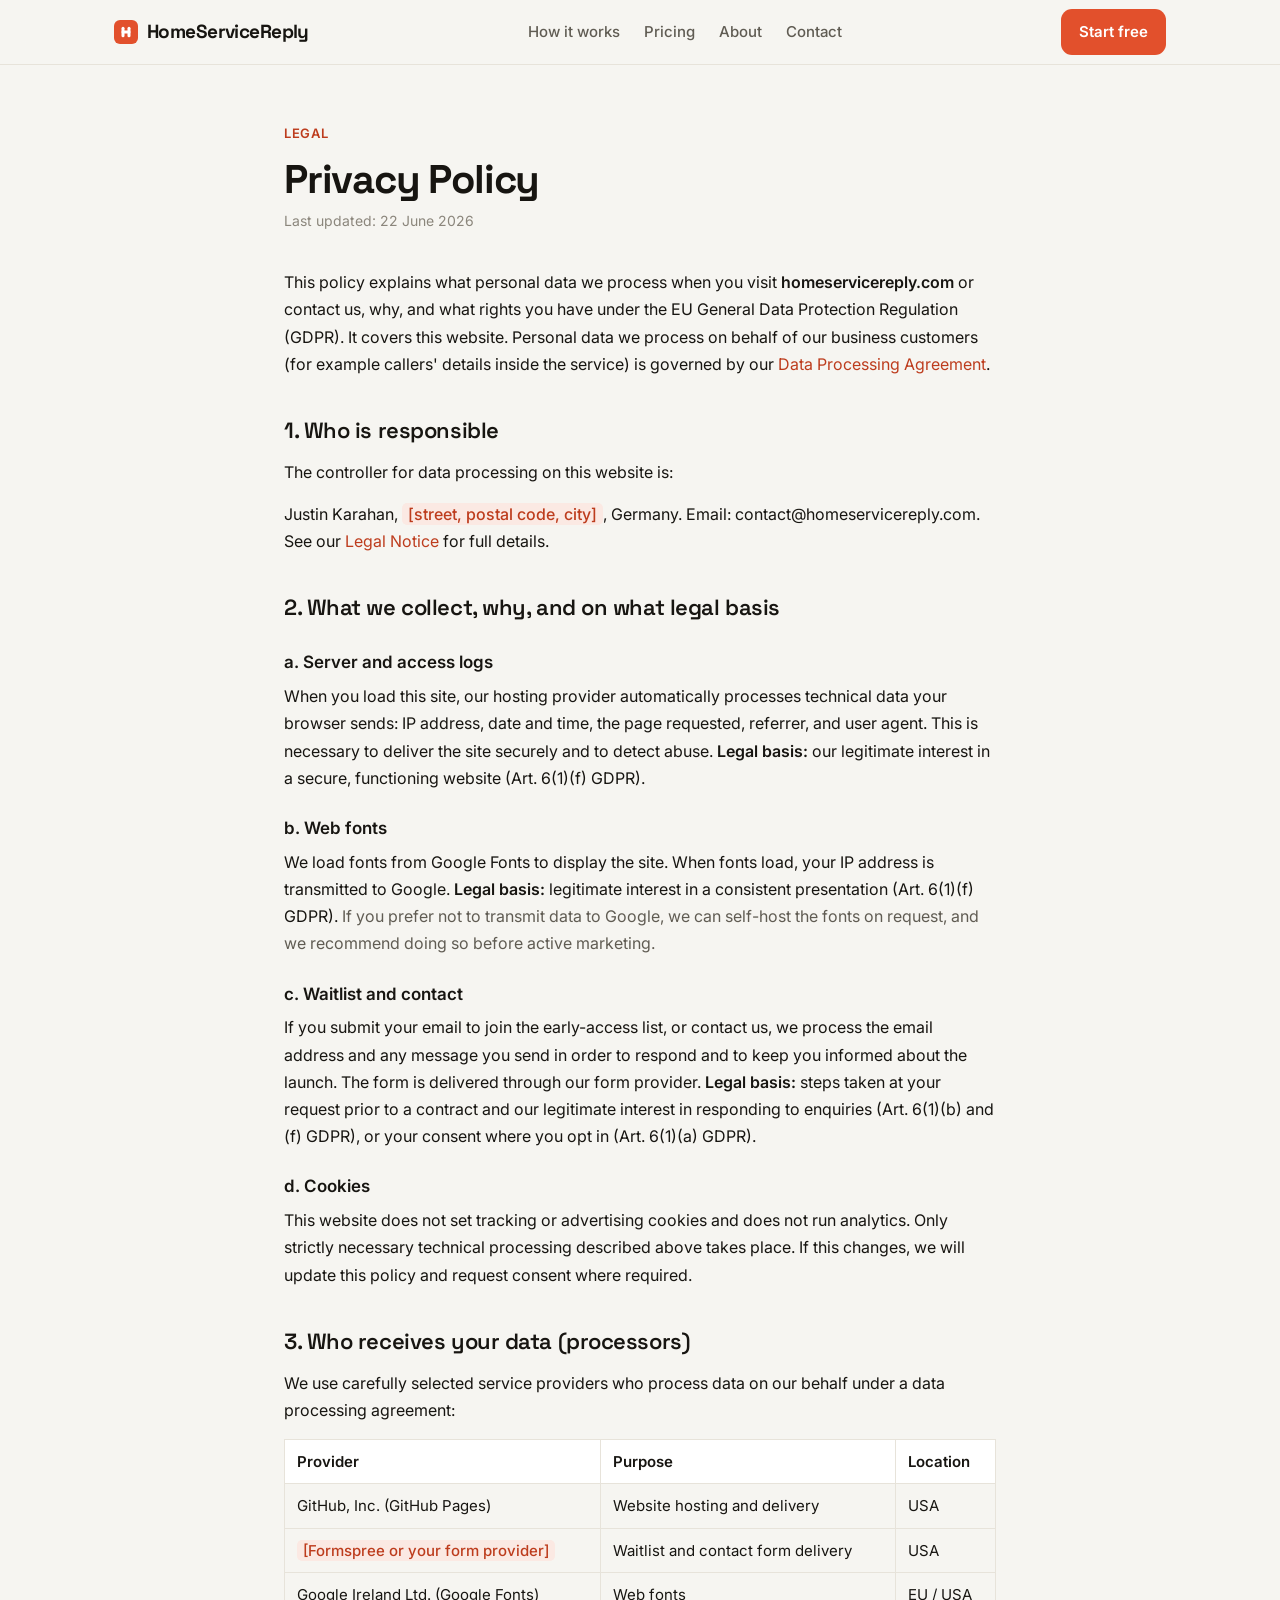
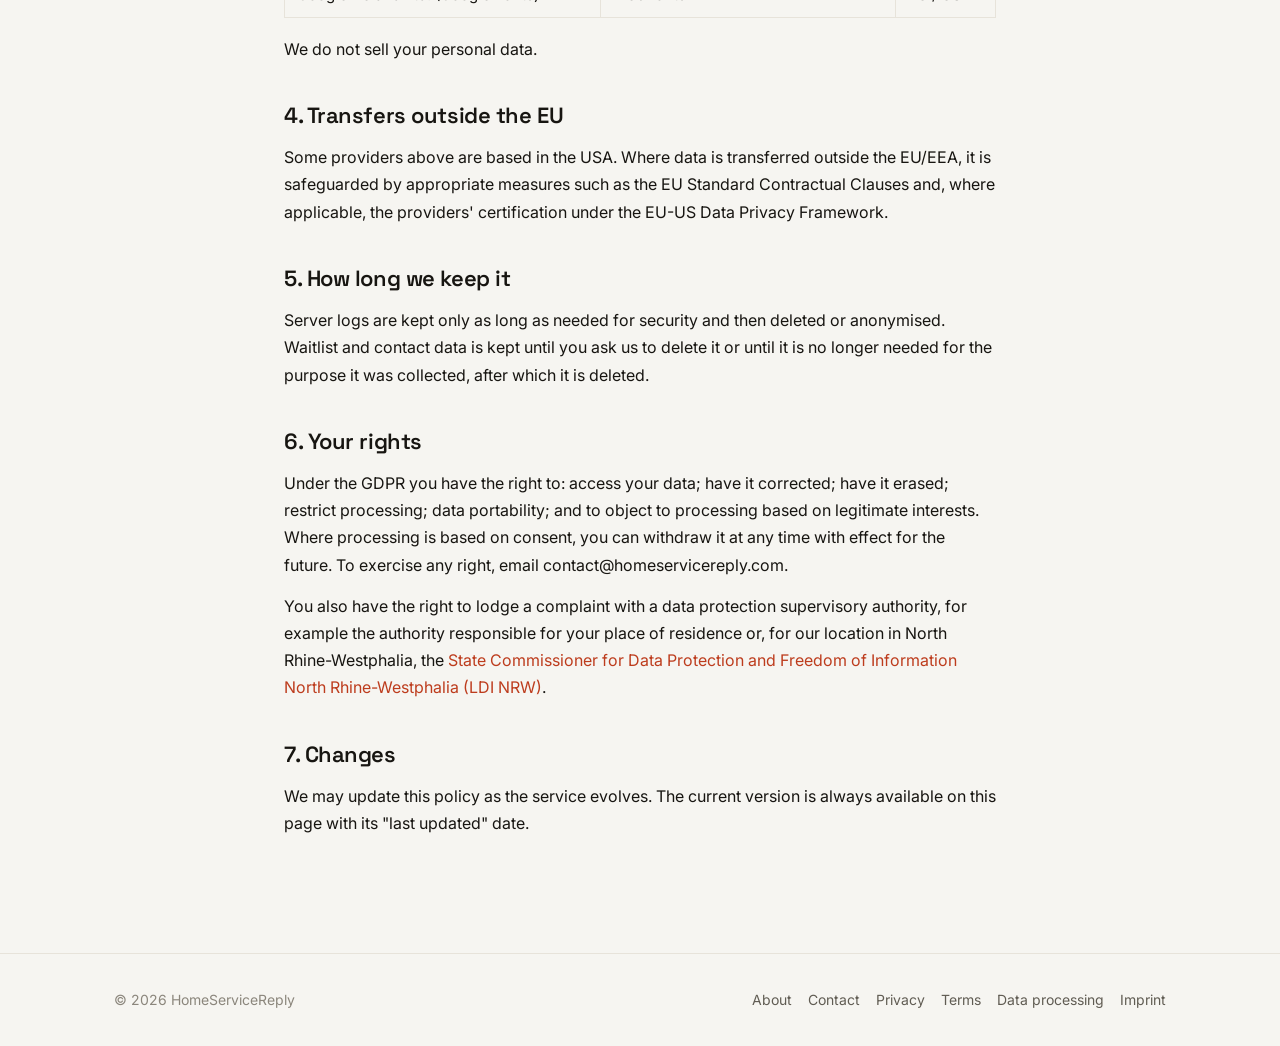
<file: privacy.html>
<!DOCTYPE html>
<html lang="en">
<head>
<meta charset="utf-8">
<meta name="viewport" content="width=device-width, initial-scale=1">
<link rel="icon" href="/favicon.svg" type="image/svg+xml">
<title>Privacy Policy - HomeServiceReply</title>
<meta name="robots" content="all">
<link rel="preconnect" href="https://fonts.googleapis.com">
<link rel="preconnect" href="https://fonts.gstatic.com" crossorigin>
<link href="https://fonts.googleapis.com/css2?family=Inter:wght@400;500;600&family=Space+Grotesk:wght@500;600;700&display=swap" rel="stylesheet">
<link href="assets/pages.css" rel="stylesheet">
</head>
<body>
<nav class="bar"><div class="row">
  <a class="brand" href="/"><span class="mk"></span>HomeServiceReply</a>
  <div class="navlinks"><a href="/#how">How it works</a><a href="/#pricing">Pricing</a><a href="/about.html">About</a><a href="/contact.html">Contact</a></div>
  <a class="btn" href="/#start">Start free</a>
</div></nav>

<main><div class="wrap">
  <span class="kicker">Legal</span>
  <h1>Privacy Policy</h1>
  <div class="updated">Last updated: 22 June 2026</div>
  <div class="prose">
    <p>This policy explains what personal data we process when you visit <strong>homeservicereply.com</strong> or contact us, why, and what rights you have under the EU General Data Protection Regulation (GDPR). It covers this website. Personal data we process on behalf of our business customers (for example callers' details inside the service) is governed by our <a href="/dpa.html">Data Processing Agreement</a>.</p>

    <h2>1. Who is responsible</h2>
    <p>The controller for data processing on this website is:</p>
    <p>Justin Karahan, <span class="ph">[street, postal code, city]</span>, Germany. Email: contact@homeservicereply.com. See our <a href="/imprint.html">Legal Notice</a> for full details.</p>

    <h2>2. What we collect, why, and on what legal basis</h2>

    <h3>a. Server and access logs</h3>
    <p>When you load this site, our hosting provider automatically processes technical data your browser sends: IP address, date and time, the page requested, referrer, and user agent. This is necessary to deliver the site securely and to detect abuse. <strong>Legal basis:</strong> our legitimate interest in a secure, functioning website (Art. 6(1)(f) GDPR).</p>

    <h3>b. Web fonts</h3>
    <p>We load fonts from Google Fonts to display the site. When fonts load, your IP address is transmitted to Google. <strong>Legal basis:</strong> legitimate interest in a consistent presentation (Art. 6(1)(f) GDPR). <span class="muted">If you prefer not to transmit data to Google, we can self-host the fonts on request, and we recommend doing so before active marketing.</span></p>

    <h3>c. Waitlist and contact</h3>
    <p>If you submit your email to join the early-access list, or contact us, we process the email address and any message you send in order to respond and to keep you informed about the launch. The form is delivered through our form provider. <strong>Legal basis:</strong> steps taken at your request prior to a contract and our legitimate interest in responding to enquiries (Art. 6(1)(b) and (f) GDPR), or your consent where you opt in (Art. 6(1)(a) GDPR).</p>

    <h3>d. Cookies</h3>
    <p>This website does not set tracking or advertising cookies and does not run analytics. Only strictly necessary technical processing described above takes place. If this changes, we will update this policy and request consent where required.</p>

    <h2>3. Who receives your data (processors)</h2>
    <p>We use carefully selected service providers who process data on our behalf under a data processing agreement:</p>
    <table class="t">
      <tr><th>Provider</th><th>Purpose</th><th>Location</th></tr>
      <tr><td>GitHub, Inc. (GitHub Pages)</td><td>Website hosting and delivery</td><td>USA</td></tr>
      <tr><td><span class="ph">[Formspree or your form provider]</span></td><td>Waitlist and contact form delivery</td><td>USA</td></tr>
      <tr><td>Google Ireland Ltd. (Google Fonts)</td><td>Web fonts</td><td>EU / USA</td></tr>
    </table>
    <p>We do not sell your personal data.</p>

    <h2>4. Transfers outside the EU</h2>
    <p>Some providers above are based in the USA. Where data is transferred outside the EU/EEA, it is safeguarded by appropriate measures such as the EU Standard Contractual Clauses and, where applicable, the providers' certification under the EU-US Data Privacy Framework.</p>

    <h2>5. How long we keep it</h2>
    <p>Server logs are kept only as long as needed for security and then deleted or anonymised. Waitlist and contact data is kept until you ask us to delete it or until it is no longer needed for the purpose it was collected, after which it is deleted.</p>

    <h2>6. Your rights</h2>
    <p>Under the GDPR you have the right to: access your data; have it corrected; have it erased; restrict processing; data portability; and to object to processing based on legitimate interests. Where processing is based on consent, you can withdraw it at any time with effect for the future. To exercise any right, email contact@homeservicereply.com.</p>
    <p>You also have the right to lodge a complaint with a data protection supervisory authority, for example the authority responsible for your place of residence or, for our location in North Rhine-Westphalia, the <a href="https://www.ldi.nrw.de" rel="noopener" target="_blank">State Commissioner for Data Protection and Freedom of Information North Rhine-Westphalia (LDI NRW)</a>.</p>

    <h2>7. Changes</h2>
    <p>We may update this policy as the service evolves. The current version is always available on this page with its "last updated" date.</p>
  </div>
</div></main>

<footer class="site"><div class="row">
  <span>© 2026 HomeServiceReply</span>
  <div class="links">
    <a href="/about.html">About</a>
    <a href="/contact.html">Contact</a>
    <a href="/privacy.html">Privacy</a>
    <a href="/terms.html">Terms</a>
    <a href="/dpa.html">Data processing</a>
    <a href="/imprint.html">Imprint</a>
  </div>
</div></footer>
<script src="/assets/site.js" defer></script>
</body>
</html>
</file>
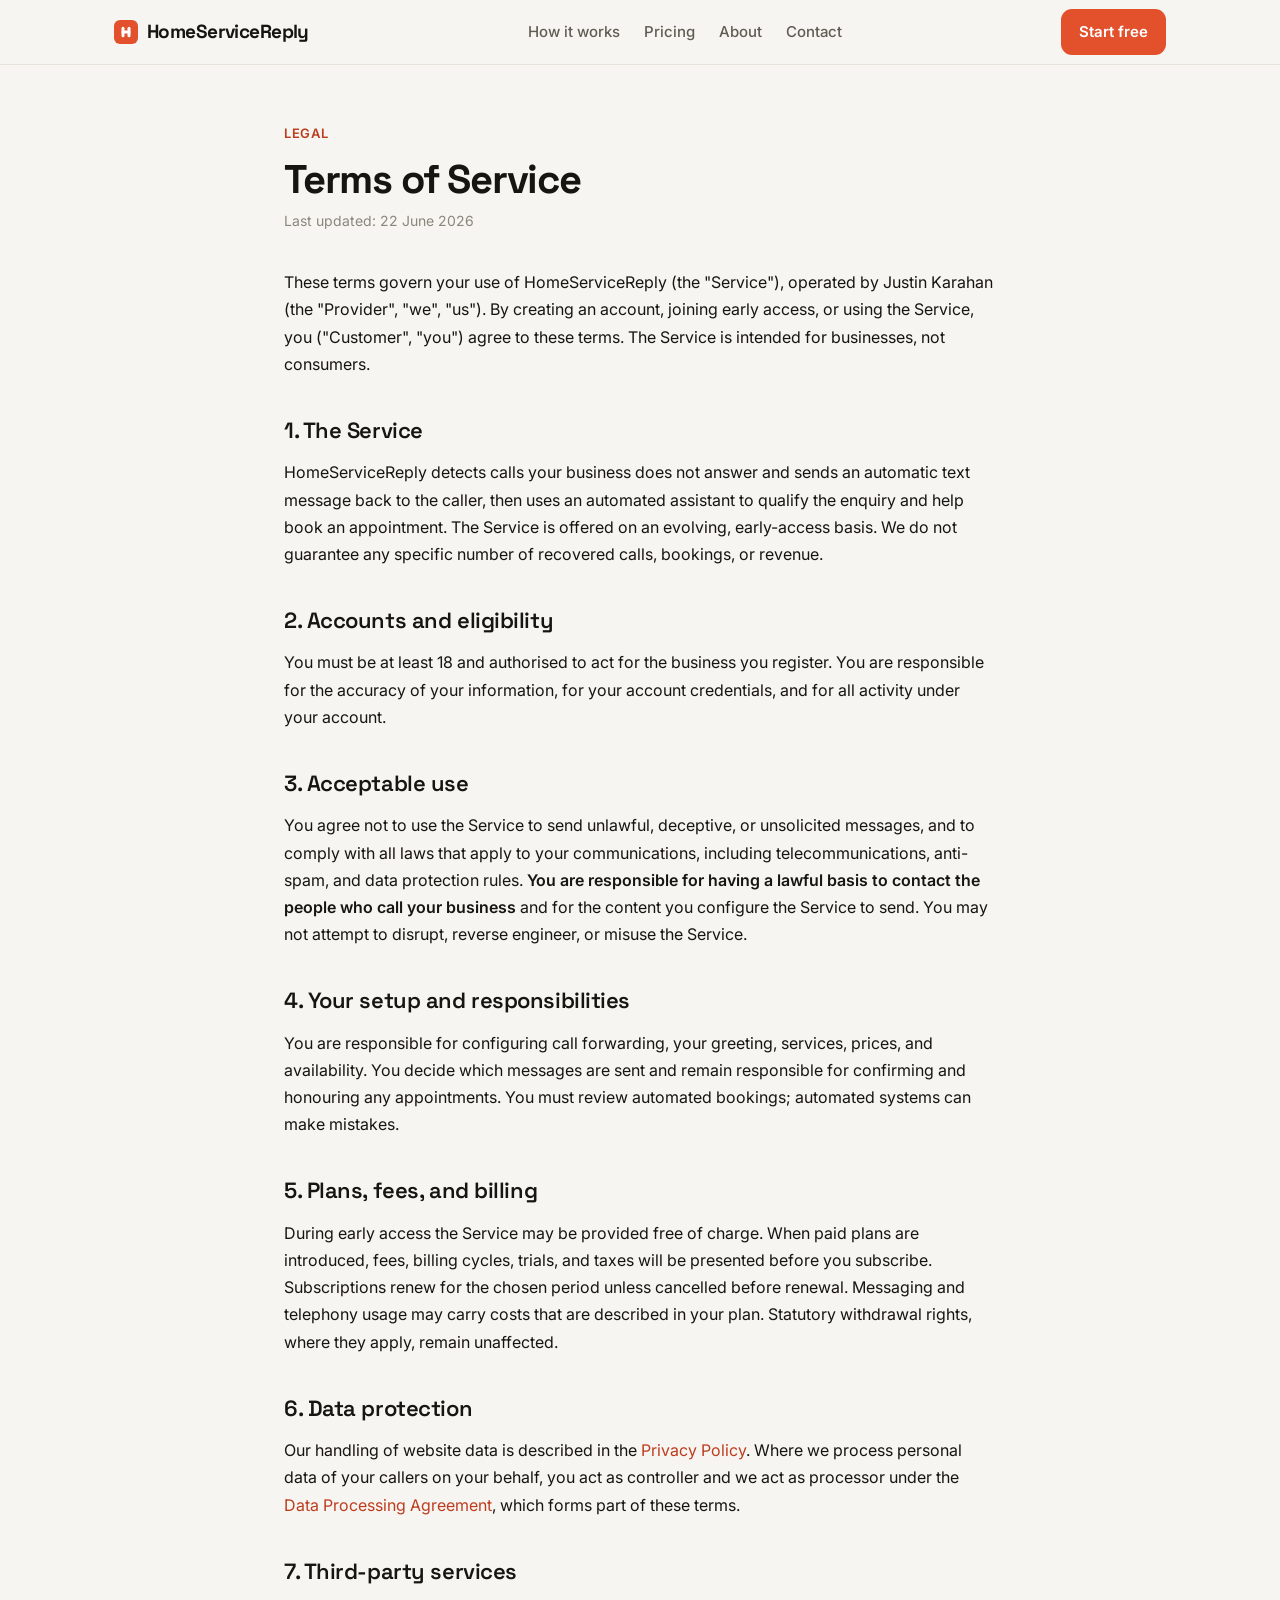
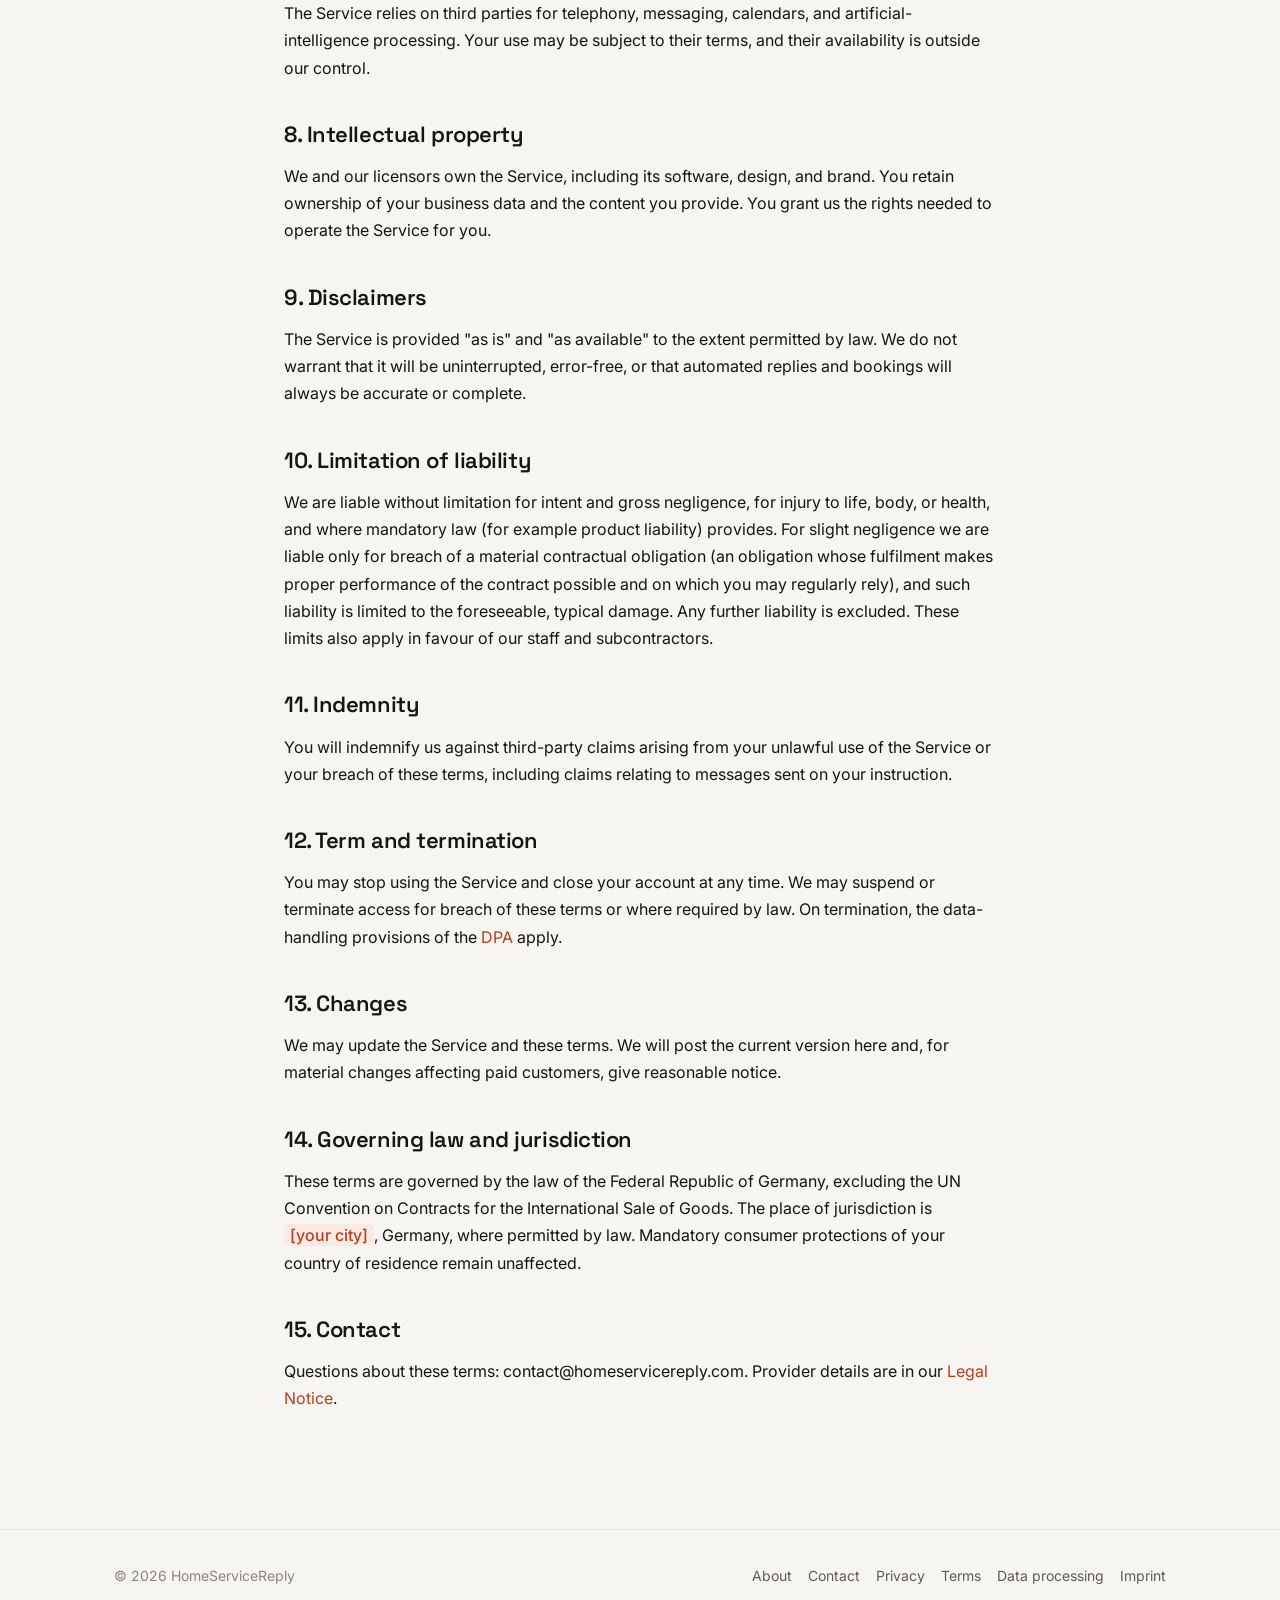
<file: terms.html>
<!DOCTYPE html>
<html lang="en">
<head>
<meta charset="utf-8">
<meta name="viewport" content="width=device-width, initial-scale=1">
<link rel="icon" href="/favicon.svg" type="image/svg+xml">
<title>Terms of Service - HomeServiceReply</title>
<meta name="robots" content="all">
<link rel="preconnect" href="https://fonts.googleapis.com">
<link rel="preconnect" href="https://fonts.gstatic.com" crossorigin>
<link href="https://fonts.googleapis.com/css2?family=Inter:wght@400;500;600&family=Space+Grotesk:wght@500;600;700&display=swap" rel="stylesheet">
<link href="assets/pages.css" rel="stylesheet">
</head>
<body>
<nav class="bar"><div class="row">
  <a class="brand" href="/"><span class="mk"></span>HomeServiceReply</a>
  <div class="navlinks"><a href="/#how">How it works</a><a href="/#pricing">Pricing</a><a href="/about.html">About</a><a href="/contact.html">Contact</a></div>
  <a class="btn" href="/#start">Start free</a>
</div></nav>

<main><div class="wrap">
  <span class="kicker">Legal</span>
  <h1>Terms of Service</h1>
  <div class="updated">Last updated: 22 June 2026</div>
  <div class="prose">
    <p>These terms govern your use of HomeServiceReply (the "Service"), operated by Justin Karahan (the "Provider", "we", "us"). By creating an account, joining early access, or using the Service, you ("Customer", "you") agree to these terms. The Service is intended for businesses, not consumers.</p>

    <h2>1. The Service</h2>
    <p>HomeServiceReply detects calls your business does not answer and sends an automatic text message back to the caller, then uses an automated assistant to qualify the enquiry and help book an appointment. The Service is offered on an evolving, early-access basis. We do not guarantee any specific number of recovered calls, bookings, or revenue.</p>

    <h2>2. Accounts and eligibility</h2>
    <p>You must be at least 18 and authorised to act for the business you register. You are responsible for the accuracy of your information, for your account credentials, and for all activity under your account.</p>

    <h2>3. Acceptable use</h2>
    <p>You agree not to use the Service to send unlawful, deceptive, or unsolicited messages, and to comply with all laws that apply to your communications, including telecommunications, anti-spam, and data protection rules. <strong>You are responsible for having a lawful basis to contact the people who call your business</strong> and for the content you configure the Service to send. You may not attempt to disrupt, reverse engineer, or misuse the Service.</p>

    <h2>4. Your setup and responsibilities</h2>
    <p>You are responsible for configuring call forwarding, your greeting, services, prices, and availability. You decide which messages are sent and remain responsible for confirming and honouring any appointments. You must review automated bookings; automated systems can make mistakes.</p>

    <h2>5. Plans, fees, and billing</h2>
    <p>During early access the Service may be provided free of charge. When paid plans are introduced, fees, billing cycles, trials, and taxes will be presented before you subscribe. Subscriptions renew for the chosen period unless cancelled before renewal. Messaging and telephony usage may carry costs that are described in your plan. Statutory withdrawal rights, where they apply, remain unaffected.</p>

    <h2>6. Data protection</h2>
    <p>Our handling of website data is described in the <a href="/privacy.html">Privacy Policy</a>. Where we process personal data of your callers on your behalf, you act as controller and we act as processor under the <a href="/dpa.html">Data Processing Agreement</a>, which forms part of these terms.</p>

    <h2>7. Third-party services</h2>
    <p>The Service relies on third parties for telephony, messaging, calendars, and artificial-intelligence processing. Your use may be subject to their terms, and their availability is outside our control.</p>

    <h2>8. Intellectual property</h2>
    <p>We and our licensors own the Service, including its software, design, and brand. You retain ownership of your business data and the content you provide. You grant us the rights needed to operate the Service for you.</p>

    <h2>9. Disclaimers</h2>
    <p>The Service is provided "as is" and "as available" to the extent permitted by law. We do not warrant that it will be uninterrupted, error-free, or that automated replies and bookings will always be accurate or complete.</p>

    <h2>10. Limitation of liability</h2>
    <p>We are liable without limitation for intent and gross negligence, for injury to life, body, or health, and where mandatory law (for example product liability) provides. For slight negligence we are liable only for breach of a material contractual obligation (an obligation whose fulfilment makes proper performance of the contract possible and on which you may regularly rely), and such liability is limited to the foreseeable, typical damage. Any further liability is excluded. These limits also apply in favour of our staff and subcontractors.</p>

    <h2>11. Indemnity</h2>
    <p>You will indemnify us against third-party claims arising from your unlawful use of the Service or your breach of these terms, including claims relating to messages sent on your instruction.</p>

    <h2>12. Term and termination</h2>
    <p>You may stop using the Service and close your account at any time. We may suspend or terminate access for breach of these terms or where required by law. On termination, the data-handling provisions of the <a href="/dpa.html">DPA</a> apply.</p>

    <h2>13. Changes</h2>
    <p>We may update the Service and these terms. We will post the current version here and, for material changes affecting paid customers, give reasonable notice.</p>

    <h2>14. Governing law and jurisdiction</h2>
    <p>These terms are governed by the law of the Federal Republic of Germany, excluding the UN Convention on Contracts for the International Sale of Goods. The place of jurisdiction is <span class="ph">[your city]</span>, Germany, where permitted by law. Mandatory consumer protections of your country of residence remain unaffected.</p>

    <h2>15. Contact</h2>
    <p>Questions about these terms: contact@homeservicereply.com. Provider details are in our <a href="/imprint.html">Legal Notice</a>.</p>
  </div>
</div></main>

<footer class="site"><div class="row">
  <span>© 2026 HomeServiceReply</span>
  <div class="links">
    <a href="/about.html">About</a>
    <a href="/contact.html">Contact</a>
    <a href="/privacy.html">Privacy</a>
    <a href="/terms.html">Terms</a>
    <a href="/dpa.html">Data processing</a>
    <a href="/imprint.html">Imprint</a>
  </div>
</div></footer>
<script src="/assets/site.js" defer></script>
</body>
</html>
</file>
<file: assets/pages.css>
:root{
  --paper:#f6f5f1;--surface:#fff;--ink:#171511;--ink2:#605c53;--ink3:#8b867c;--line:#e7e3da;--line2:#d8d3c7;
  --accent:#e2502c;--accent-d:#bd3c1d;--accent-soft:#fbe9e3;--money:#13794f;
  --r:14px;--disp:"Space Grotesk",-apple-system,sans-serif;--sans:"Inter",-apple-system,BlinkMacSystemFont,sans-serif;
}
*{box-sizing:border-box;margin:0;padding:0}
html{scroll-behavior:smooth}
body{font-family:var(--sans);color:var(--ink);background:var(--paper);font-size:16px;line-height:1.7;-webkit-font-smoothing:antialiased}
a{color:var(--accent-d);text-decoration:none}
a:hover{text-decoration:underline}
.wrap{max-width:760px;margin:0 auto;padding:0 24px}

nav.bar{position:sticky;top:0;z-index:50;background:rgba(246,245,241,.85);backdrop-filter:blur(12px);-webkit-backdrop-filter:blur(12px);border-bottom:1px solid var(--line)}
nav.bar .row{display:flex;align-items:center;justify-content:space-between;height:64px;max-width:1100px;margin:0 auto;padding:0 24px}
.brand{display:flex;align-items:center;gap:9px;font-family:var(--disp);font-weight:700;font-size:19px;letter-spacing:-.03em;color:var(--ink)}
.brand:hover{text-decoration:none}
.brand .mk{width:24px;height:24px;background:url('/favicon.svg') center/contain no-repeat}
.navlinks{display:flex;gap:24px;font-size:15px;color:var(--ink2);font-weight:500}
.navlinks a{color:var(--ink2)}
.navlinks a:hover{color:var(--ink);text-decoration:none}
.btn{display:inline-flex;align-items:center;gap:8px;background:var(--accent);color:#fff;font-weight:600;font-size:15px;padding:10px 18px;border-radius:11px;border:0;cursor:pointer}
.btn:hover{background:var(--accent-d);text-decoration:none}
@media(max-width:880px){.navlinks{display:none}}

main{padding:54px 0 72px}
.kicker{font-size:13px;font-weight:600;color:var(--accent-d);letter-spacing:.05em;text-transform:uppercase}
h1{font-family:var(--disp);font-size:40px;letter-spacing:-.03em;font-weight:700;margin:12px 0 8px;line-height:1.08}
.updated{font-size:14px;color:var(--ink3);margin-bottom:36px}
.lead{font-size:18px;color:var(--ink2);margin-bottom:28px}
.prose h2{font-family:var(--disp);font-size:22px;font-weight:600;letter-spacing:-.02em;margin:34px 0 10px}
.prose h3{font-size:17px;font-weight:600;margin:22px 0 6px}
.prose p{margin:0 0 14px}
.prose ul,.prose ol{margin:0 0 14px 22px}
.prose li{margin:6px 0}
.prose strong{font-weight:600}
.muted{color:var(--ink2)}
.ph{background:var(--accent-soft);color:var(--accent-d);padding:1px 6px;border-radius:5px;font-weight:500;white-space:nowrap}
table.t{width:100%;border-collapse:collapse;margin:0 0 18px;font-size:15px}
table.t td,table.t th{text-align:left;vertical-align:top;padding:9px 12px;border:1px solid var(--line)}
table.t th{background:var(--surface);font-weight:600}
.card{background:var(--surface);border:1px solid var(--line);border-radius:var(--r);padding:22px 24px;margin:0 0 18px}

footer.site{border-top:1px solid var(--line);padding:34px 0;margin-top:30px;font-size:14px;color:var(--ink3)}
footer.site .row{max-width:1100px;margin:0 auto;padding:0 24px;display:flex;flex-wrap:wrap;gap:14px 26px;align-items:center;justify-content:space-between}
footer.site .links{display:flex;flex-wrap:wrap;gap:16px}
footer.site .links a{color:var(--ink2)}
</file>
